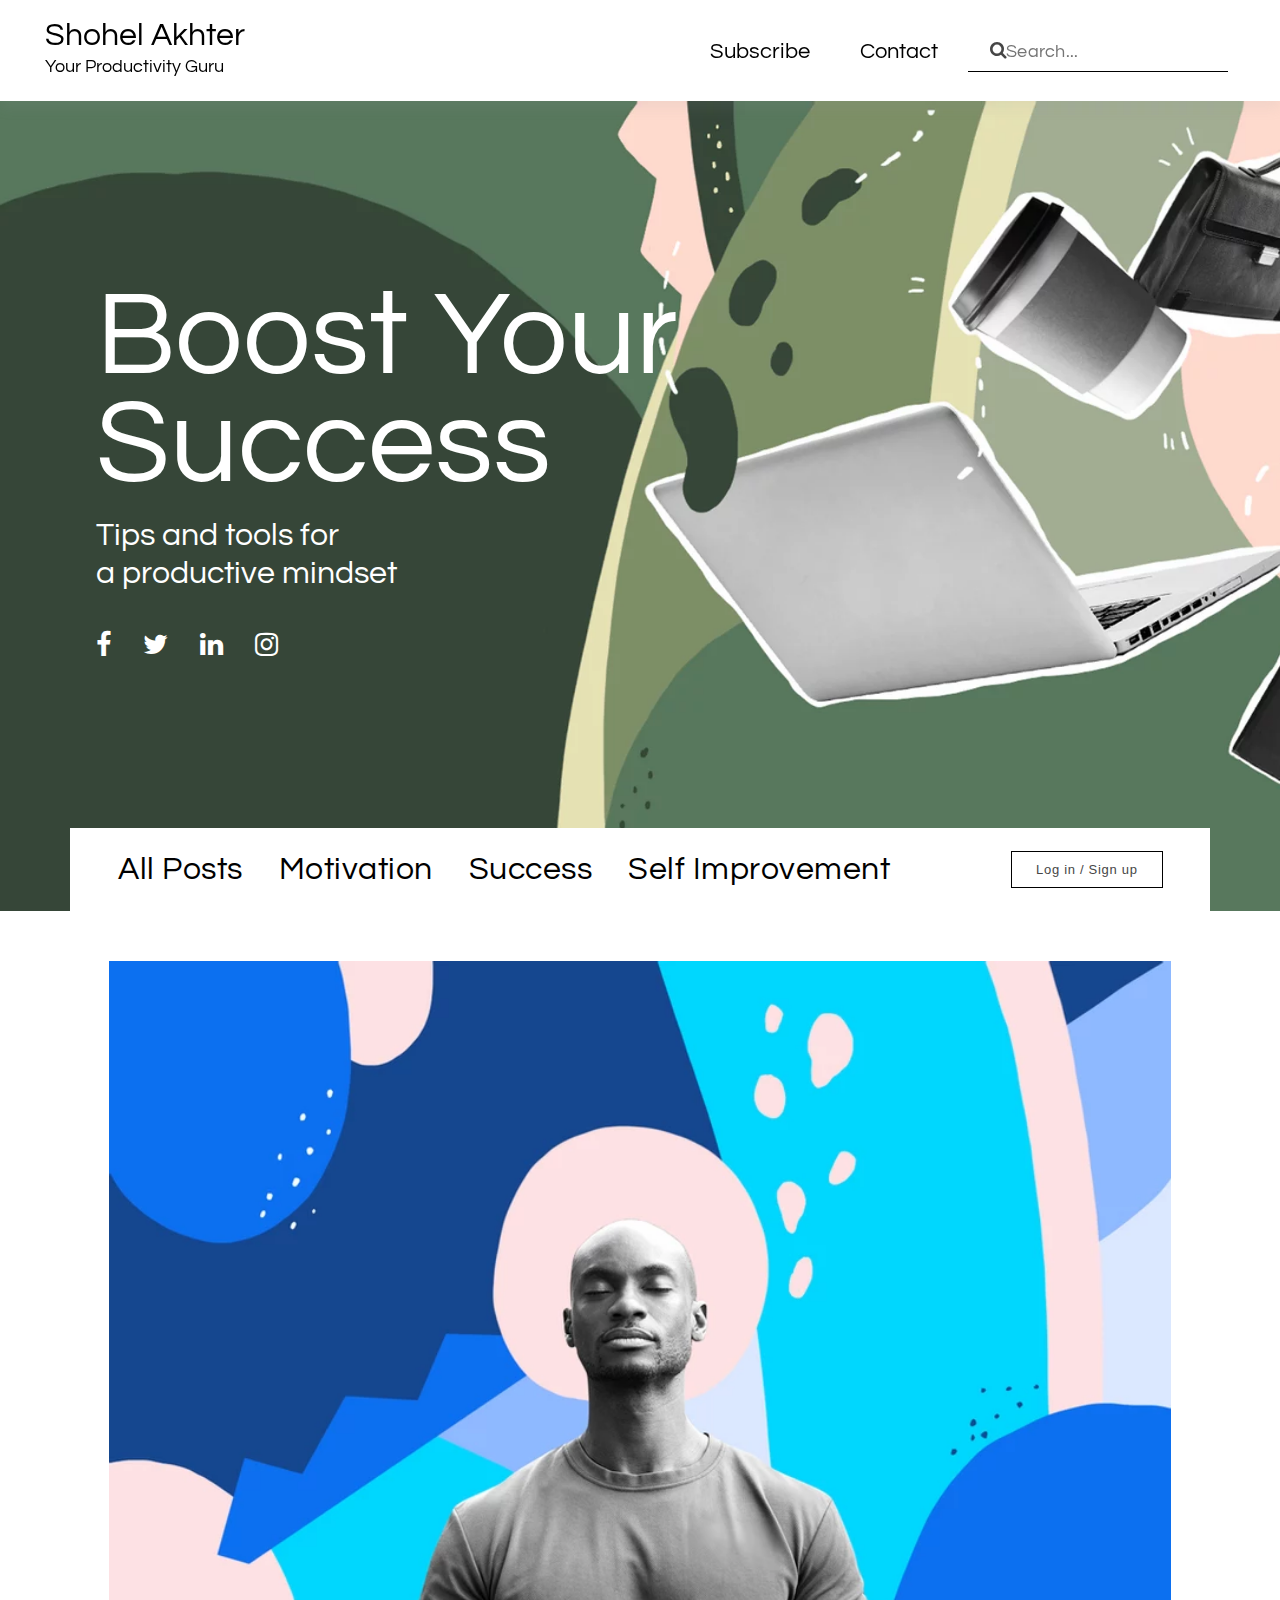
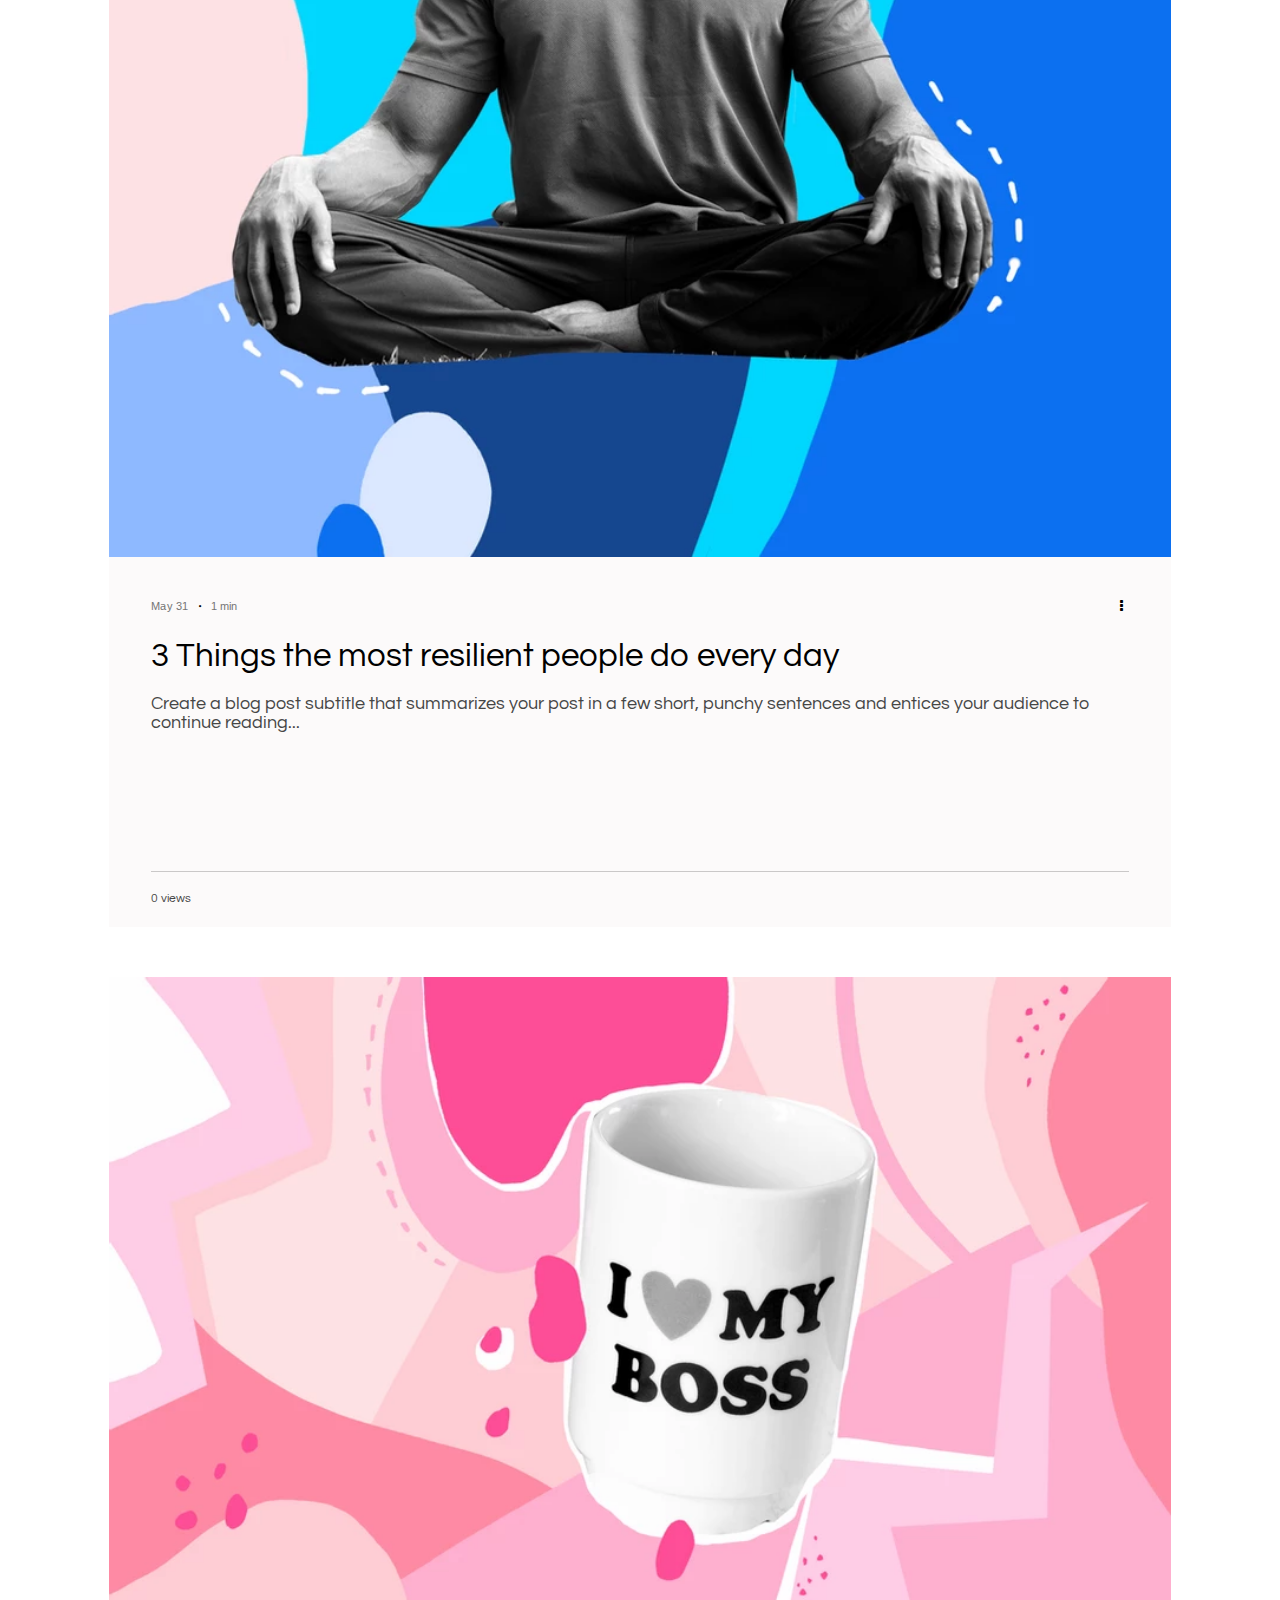
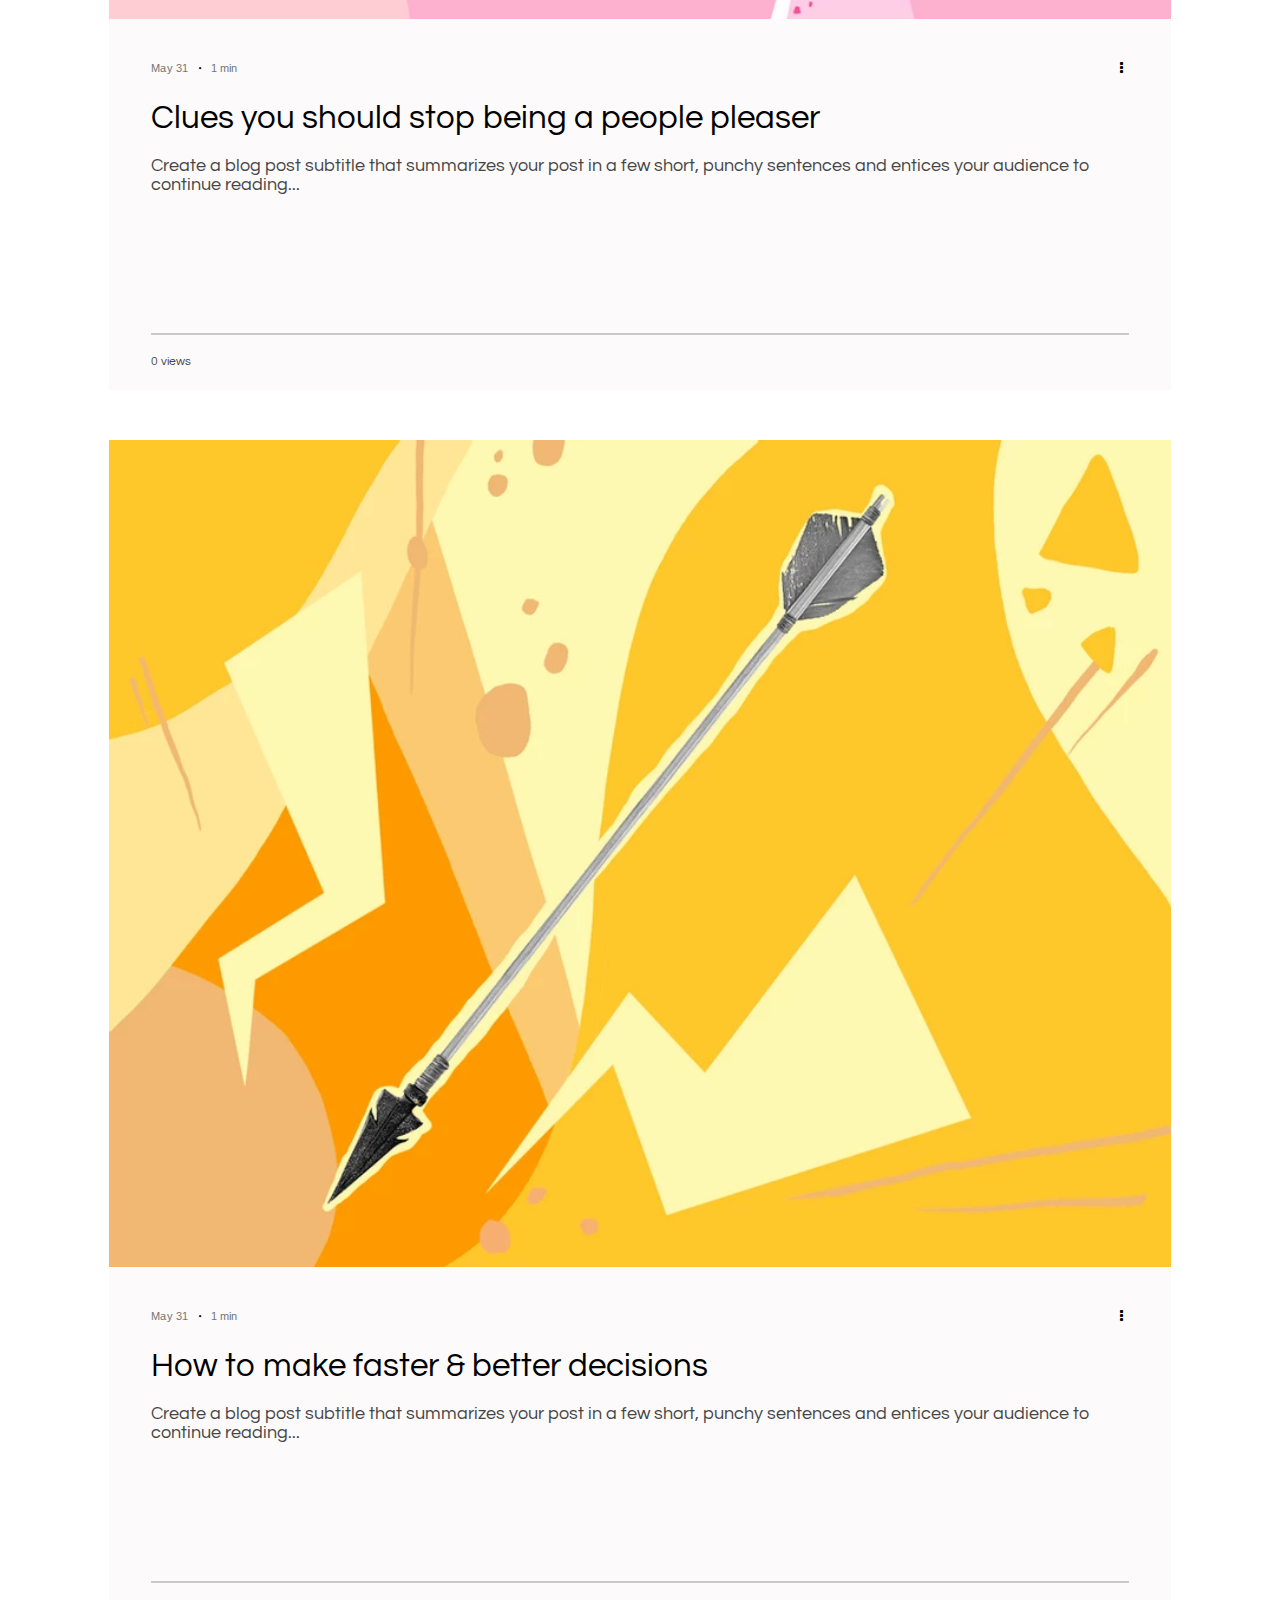
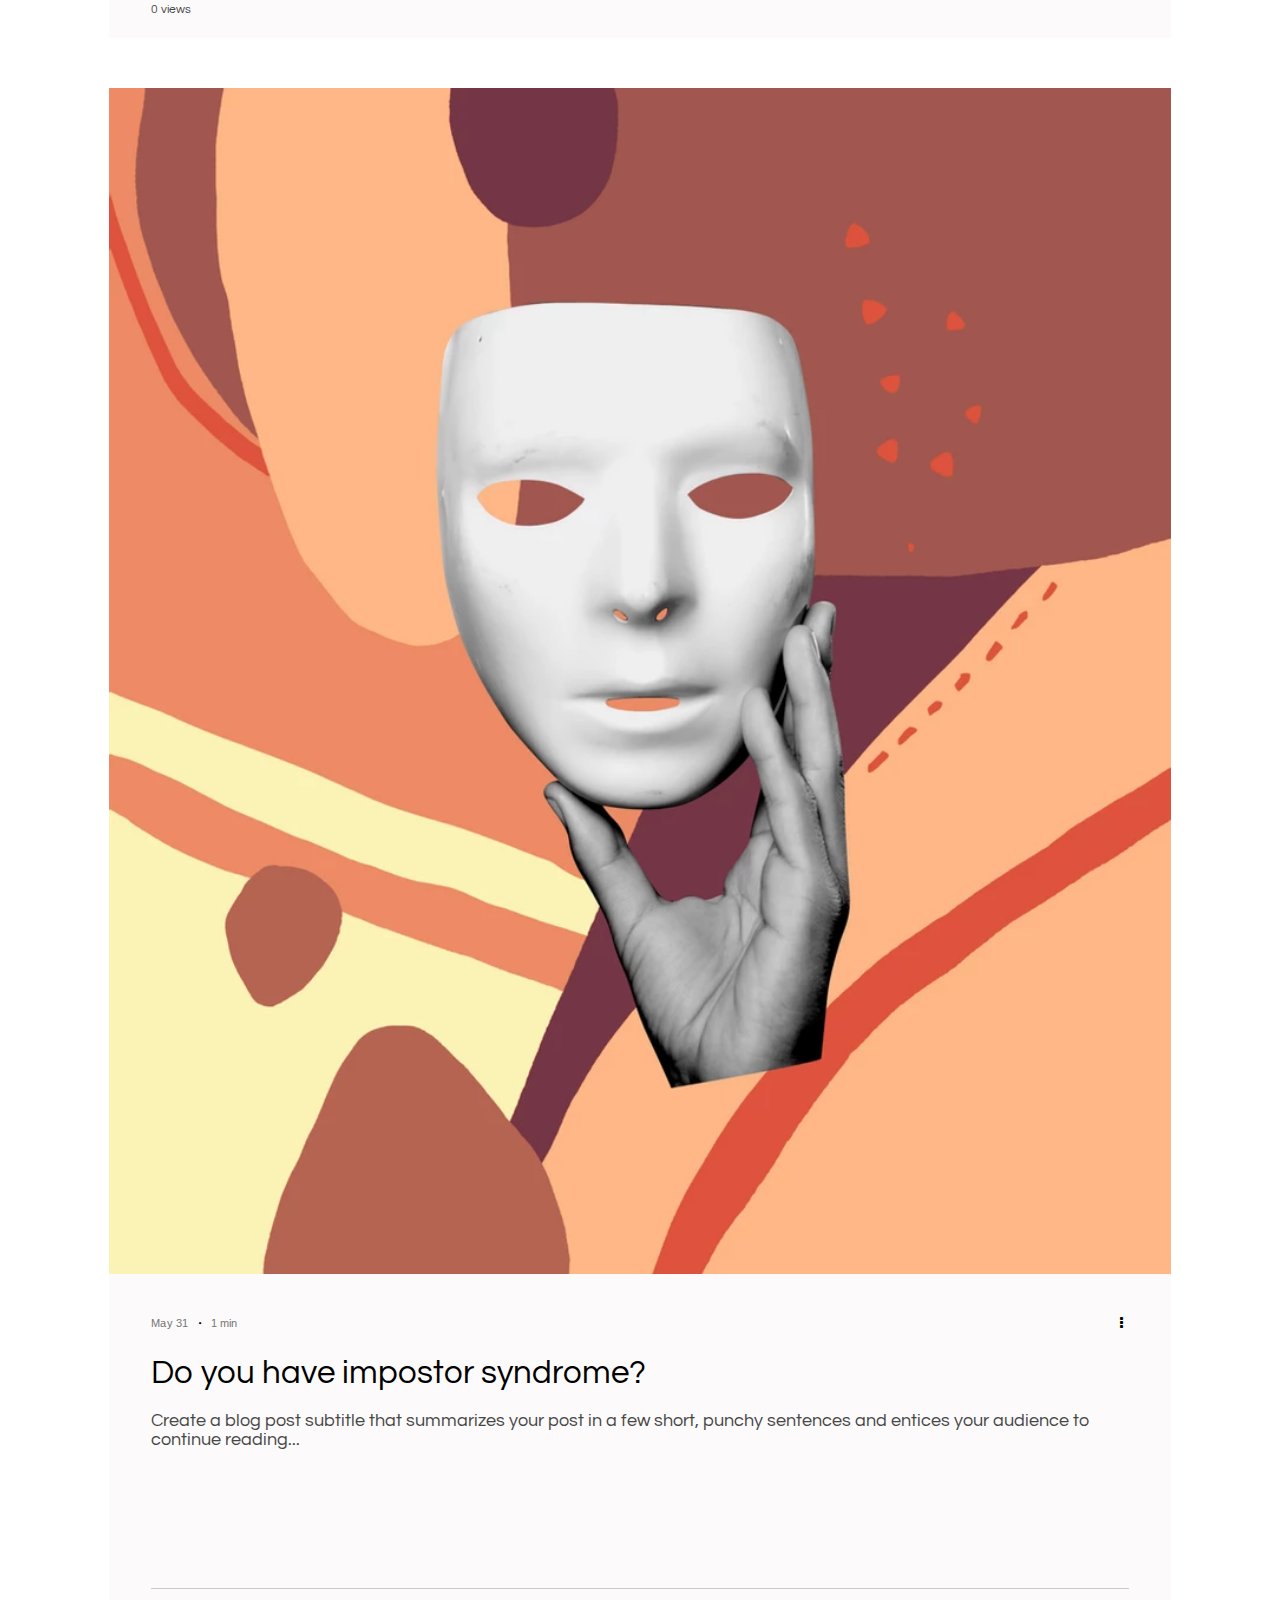
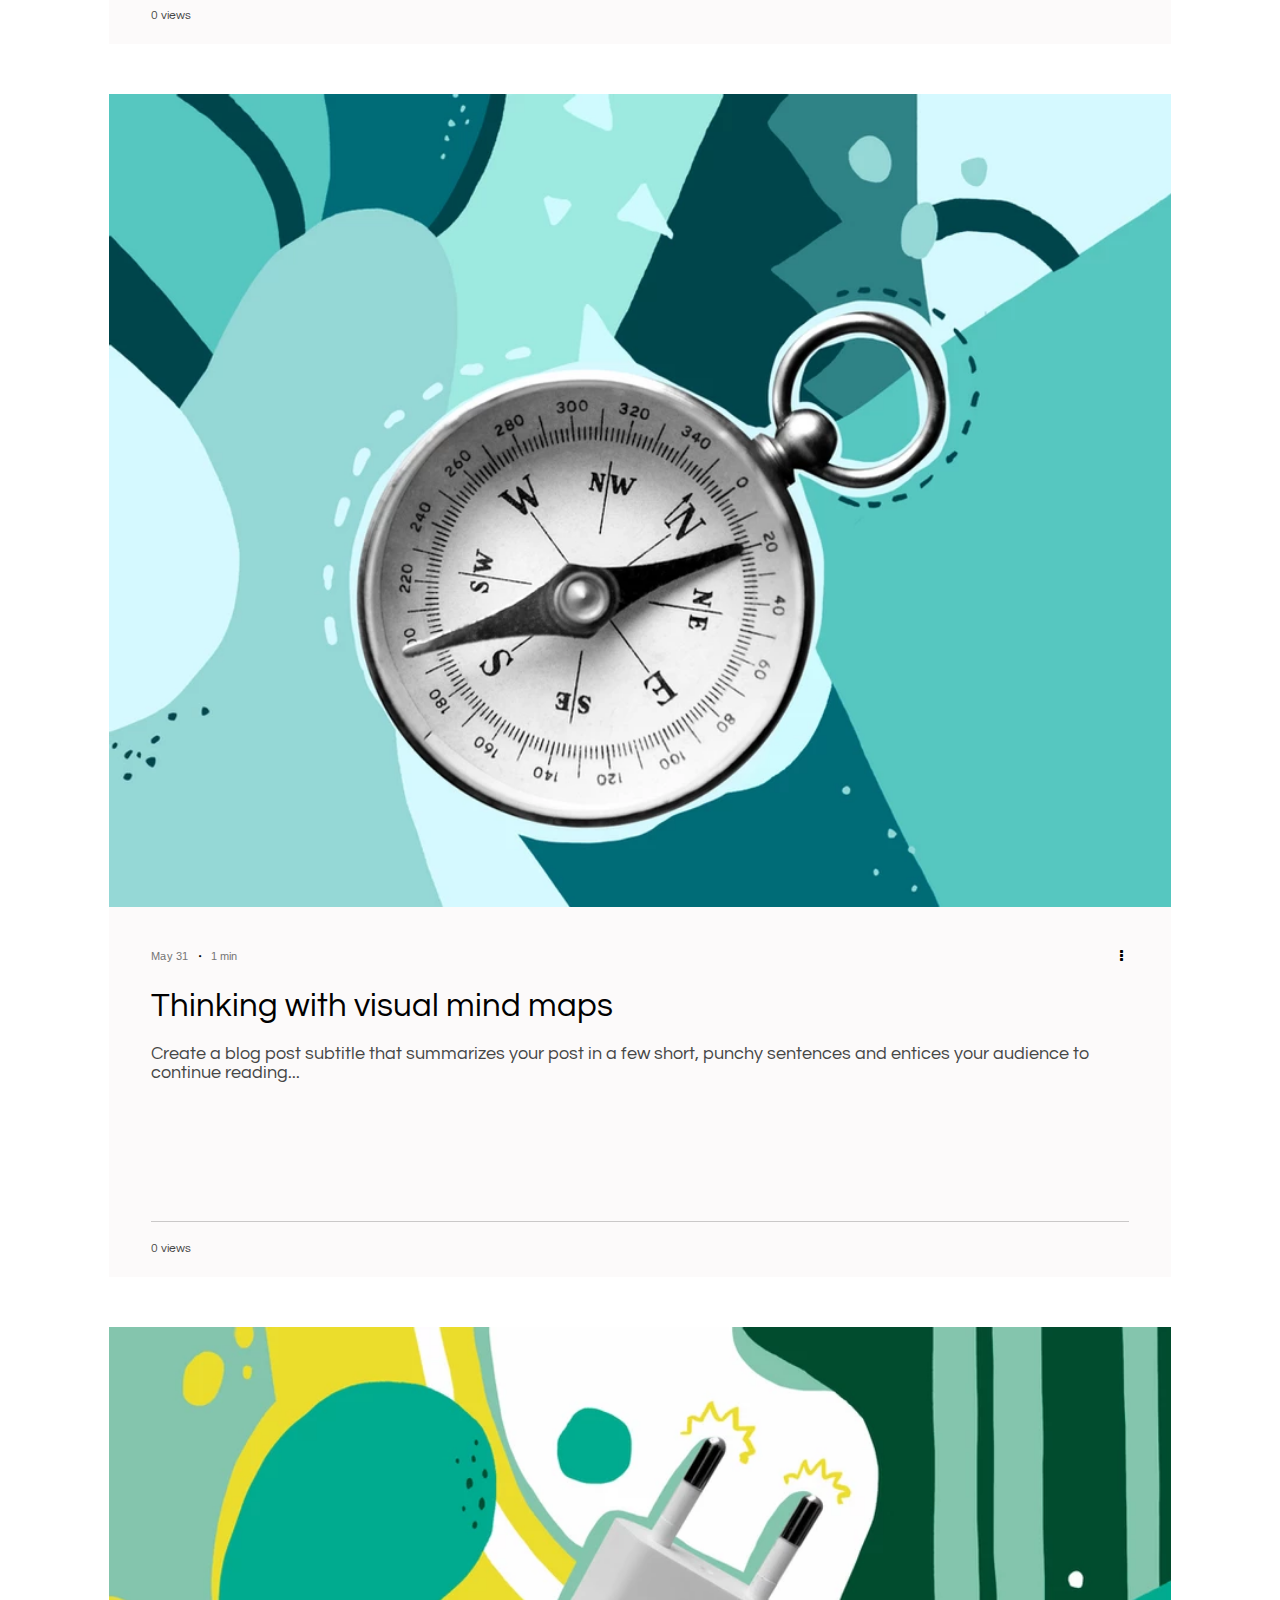
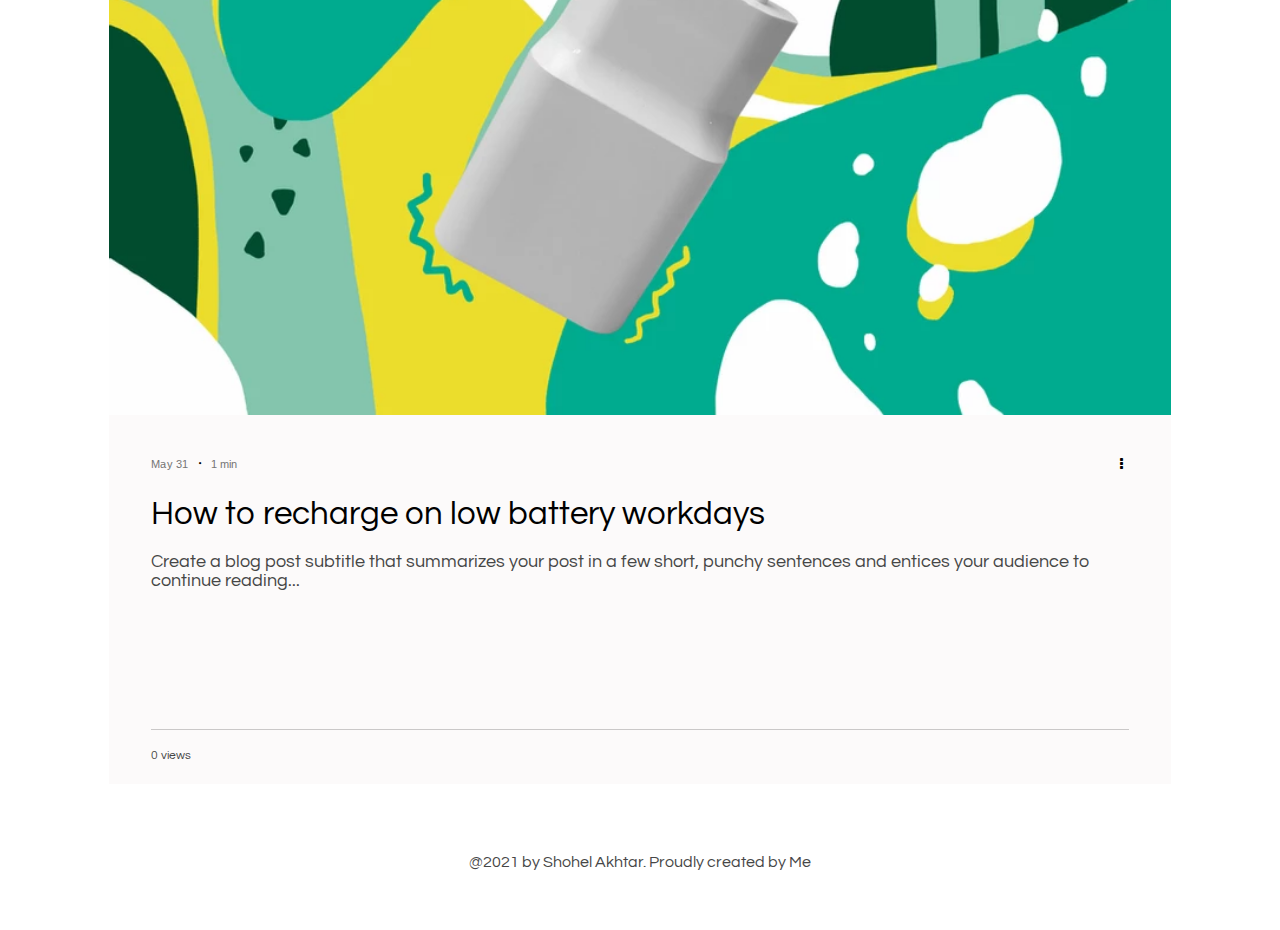
<file: A CS/index.html>
<!DOCTYPE html>
<html>
<head>
	<meta charset="utf-8">
	<title>Shohel Akhter</title>
	<link rel="stylesheet" href="style.css">
	<link rel="stylesheet" href="https://cdnjs.cloudflare.com/ajax/libs/font-awesome/4.7.0/css/font-awesome.min.css">
</head>
<body>
	<div class="main">

		<div class="main-f">
		  <div class="main-f1">
		  	<h1>Shohel Akhter</h1>
		  	<p>Your Productivity Guru</p>
		  </div>
		  <div class="main-f2">
		  	<p id="btn" onclick="show()">Subscribe</p>
		  	<p id="btn2" onclick="show2()">Contact</p>
		  	<i class="fa fa-search"></i>
		  	<input type="text" placeholder="Search...">
		  </div>
		</div>
	</div>

<div class="back">
	<div class="back-f">
	<h1>Boost Your<br> Success</h1>
	<p>Tips and tools for<br> a productive mindset</p>

	<div class="icons">
	   <i class="fa fa-facebook" onclick="window.open('https://www.facebook.com/')"></i>

	   <i class="fa fa-twitter" onclick="window.open('https://twitter.com/')"></i>

	   <i class="fa fa-linkedin" onclick="window.open('https://www.linkedin.com/')"></i>

	   <i class="fa fa-instagram" onclick="window.open('https://www.instagram.com/')"></i>
	</div> 
</div>

	<div class="last-w">
      <div class="last-f">
		<div>
		<h3 >All Posts</h3>
		<h3 onclick="window.location.href='motivation.html';">Motivation</h3>
		<h3 onclick="window.location.href='success.html';">Success</h3>
		<h3 onclick="window.location.href='self.html';">Self Improvement</h3>
	</div>
	<div>
		<button type="btn" onclick="show3()">Log in / Sign up</button>
	</div>

	</div>
</div>
</div>


 

<div class="img">
	<div class="img-w">
		<div class="one">
			<img src="three.webp" onclick="window.location.href='one.html';">
			<div class="one-f">
				<div class="one-f1">

					<p>May 31</p>
					<i class="fa fa-circle" id="dot"></i>
					<p> 1 min</p>
				</div>
				<div class="one-f2">
					<i class="fa fa-ellipsis-v" id="side"></i>
				</div>
			</div>
			<h3 onclick="window.location.href='one.html';">3 Things the most resilient people do every day</h3>

			<blockquote onclick="window.location.href='one.html';">Create a blog post subtitle that summarizes your post in a few short, punchy sentences and entices your audience to continue reading...</blockquote>

			<hr class="line">
			<h6>0 views</h6>
		</div>
	</div>
</div>
 
<div class="img">
	<div class="img-w">
		<div class="one">
			<img src="two.webp" onclick="window.location.href='two.html';">
			<div class="one-f">
				<div class="one-f1">

					<p>May 31</p>
					<i class="fa fa-circle" id="dot"></i>
					<p> 1 min</p>
				</div>
				<div class="one-f2">
					<i class="fa fa-ellipsis-v" id="side"></i>
				</div>
			</div>
			<h3 onclick="window.location.href='two.html';">Clues you should stop being a people pleaser</h3>
			<blockquote onclick="window.location.href='two.html';">Create a blog post subtitle that summarizes your post in a few short, punchy sentences and entices your audience to continue reading...</blockquote>

			<hr class="line">
			<h6>0 views</h6>
		</div>
	</div>
</div>
<div class="img">
	<div class="img-w">
		<div class="one">
			<img src="five.webp" onclick="window.location.href='three.html';">
			<div class="one-f">
				<div class="one-f1">

					<p>May 31</p>
					<i class="fa fa-circle" id="dot"></i>
					<p> 1 min</p>
				</div>
				<div class="one-f2">
					<i class="fa fa-ellipsis-v" id="side"></i>
				</div>
			</div>
			<h3 onclick="window.location.href='three.html';">How to make faster & better decisions</h3>
			<blockquote onclick="window.location.href='three.html';">Create a blog post subtitle that summarizes your post in a few short, punchy sentences and entices your audience to continue reading...</blockquote>

			<hr class="line">
			<h6>0 views</h6>
		</div>
	</div>
</div>
<div class="img">
	<div class="img-w">
		<div class="one">
			<img src="six.webp" onclick="window.location.href='five.html';">
			<div class="one-f">
				<div class="one-f1">

					<p>May 31</p>
					<i class="fa fa-circle" id="dot"></i>
					<p> 1 min</p>
				</div>
				<div class="one-f2">
					<i class="fa fa-ellipsis-v" id="side"></i>
				</div>
			</div>
			<h3 onclick="window.location.href='five.html';">Do you have impostor syndrome?</h3>
			<blockquote onclick="window.location.href='five.html';">Create a blog post subtitle that summarizes your post in a few short, punchy sentences and entices your audience to continue reading...</blockquote>

			<hr class="line5">
			<h6>0 views</h6>
		</div>
	</div>
</div>
<div class="img">
	<div class="img-w">
		<div class="one">
			<img src="four.webp" onclick="window.location.href='four.html';">
			<div class="one-f">
				<div class="one-f1">

					<p>May 31</p>
					<i class="fa fa-circle" id="dot"></i>
					<p> 1 min</p>
				</div>
				<div class="one-f2">
					<i class="fa fa-ellipsis-v" id="side"></i>
				</div>
			</div>
			<h3 onclick="window.location.href='four.html';">Thinking with visual mind maps</h3>
			<blockquote onclick="window.location.href='four.html';">Create a blog post subtitle that summarizes your post in a few short, punchy sentences and entices your audience to continue reading...</blockquote>

			<hr class="line5">
			<h6>0 views</h6>
		</div>
	</div>
</div>
<div class="img">
	<div class="img-w">
		<div class="one">
			<img src="seven.webp" onclick="window.location.href='six.html';">
			<div class="one-f">
				<div class="one-f1">

					<p>May 31</p>
					<i class="fa fa-circle" id="dot"></i>
					<p> 1 min</p>
				</div>
				<div class="one-f2">
					<i class="fa fa-ellipsis-v" id="side"></i>
				</div>
			</div>
			<h3 onclick="window.location.href='six.html';">How to recharge on low battery workdays</h3>
			<blockquote onclick="window.location.href='six.html';">Create a blog post subtitle that summarizes your post in a few short, punchy sentences and entices your audience to continue reading...</blockquote>

			<hr class="line5">
			<h6>0 views</h6>
		</div>
	</div>
</div>




<div class="foot">
	<p>@2021 by Shohel Akhtar. Proudly created by Me</p>
</div>








<div class="sub" id="Subscribe">
	<div class="sub-w">
		<div class="sub-c">
			<img src="cross.png" onclick="hide()">
		<h1>Subscribe</h1>
		<p>The best decision you’ll make today.</p>
		<blockquote>Email *</blockquote>
		<input type="text"><br>
		<button type="btn" onclick="myFunction()">Submit</button>
		<h6 id="demo"></h6>
	</div>
	</div>
</div>


<div class="con" id="Contact">
	<div class="con-w">

		<div class="con-c">
			<img src="cross.png" onclick="hide2()">
		<h1>Contact</h1>
       <div class="con-8">
		<div class="con-f">
			<div>
			<p>First Name</p>
			<input type="text">
		</div>
		<div>
			<p>Last Name</p>
			<input type="text">
		</div>
		</div>
		<div class="con-f">
			<div>
			<p>Email *</p>
			<input type="text">
		</div>
		<div>
			<p>Subject</p>
			<input type="text">
		</div>
		</div>

		<p>Leave me a message...</p> 
		<textarea></textarea>
		<br>
		 
		<button type="btn" onclick="myFunction2()">Submit</button>
		<h6 id="demo2"></h6>
	</div>
</div>
	</div>
</div>



<div class="log" id="login">
	<div class="log-img">
	<i class="fa fa-times" id="cross" onclick="hide3()"></i>
	<div class="log-w">

		<div class="log-f">
			<div>
			<i class="fa fa-user-plus"></i>

			</div>
			<div>
				<h5>Demo Mode</h5>
			</div>
		</div>
		<p>To make this blog yours, start editing this template.</p>

		<div class="log-f2">
			<div>
				<button type="btn" id="btn1a" onclick="hide3()">Close</button>
			</div>
			<div>
				<button type="btn" id="btn2a" onclick="hide3()">Got It</button>
			</div>
		</div>

	</div>
</div>









<script type="text/javascript">
	
var btn = document.getElementById('btn');
var btn2 = document.getElementById('btn2');
var sub = document.getElementById('Subscribe');
var con = document.getElementById('Contact');
var log = document.getElementById('login');


function hide(){
	sub.style.display = "none"; 
}
function hide2(){ 
	con.style.display = "none";
}
function hide3(){ 
	log.style.display = "none";
}
function show(){
	sub.style.display = "block";
}
function show2(){
	con.style.display = "block";
}
function show3(){
	log.style.display = "block";
}



function myFunction() {
  document.getElementById("demo").innerHTML = "Thanks for Submitting!!";
};


function hideDiv2(){
	document.getElementById('demo').style.visibility = "hidden";
}
setTimeout("hideDiv2()", 5000);


function myFunction2() {
  document.getElementById("demo2").innerHTML = "Thanks for Submitting!!";
};


function hideDiv(){
	document.getElementById('demo2').style.visibility = "hidden";
}
setTimeout("hideDiv()", 5000);






 



</script>




</body>
</html>
</file>
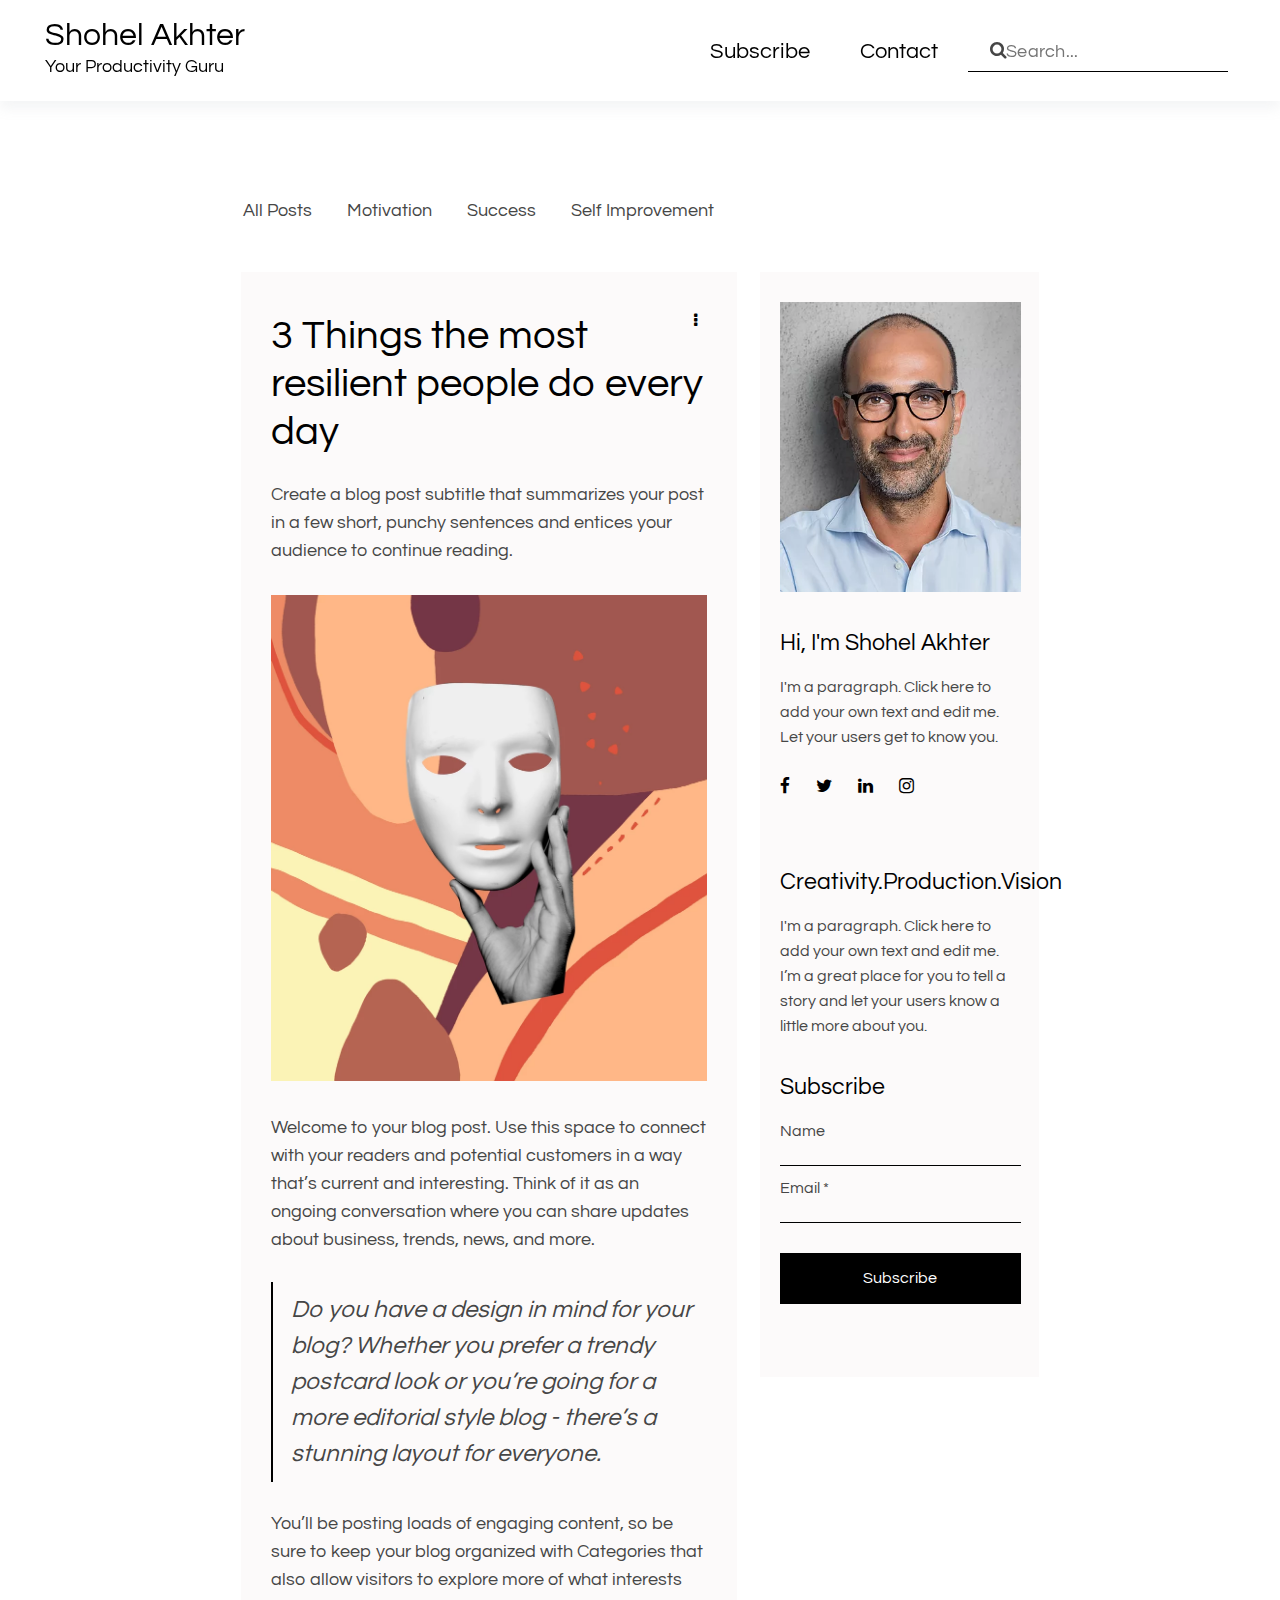
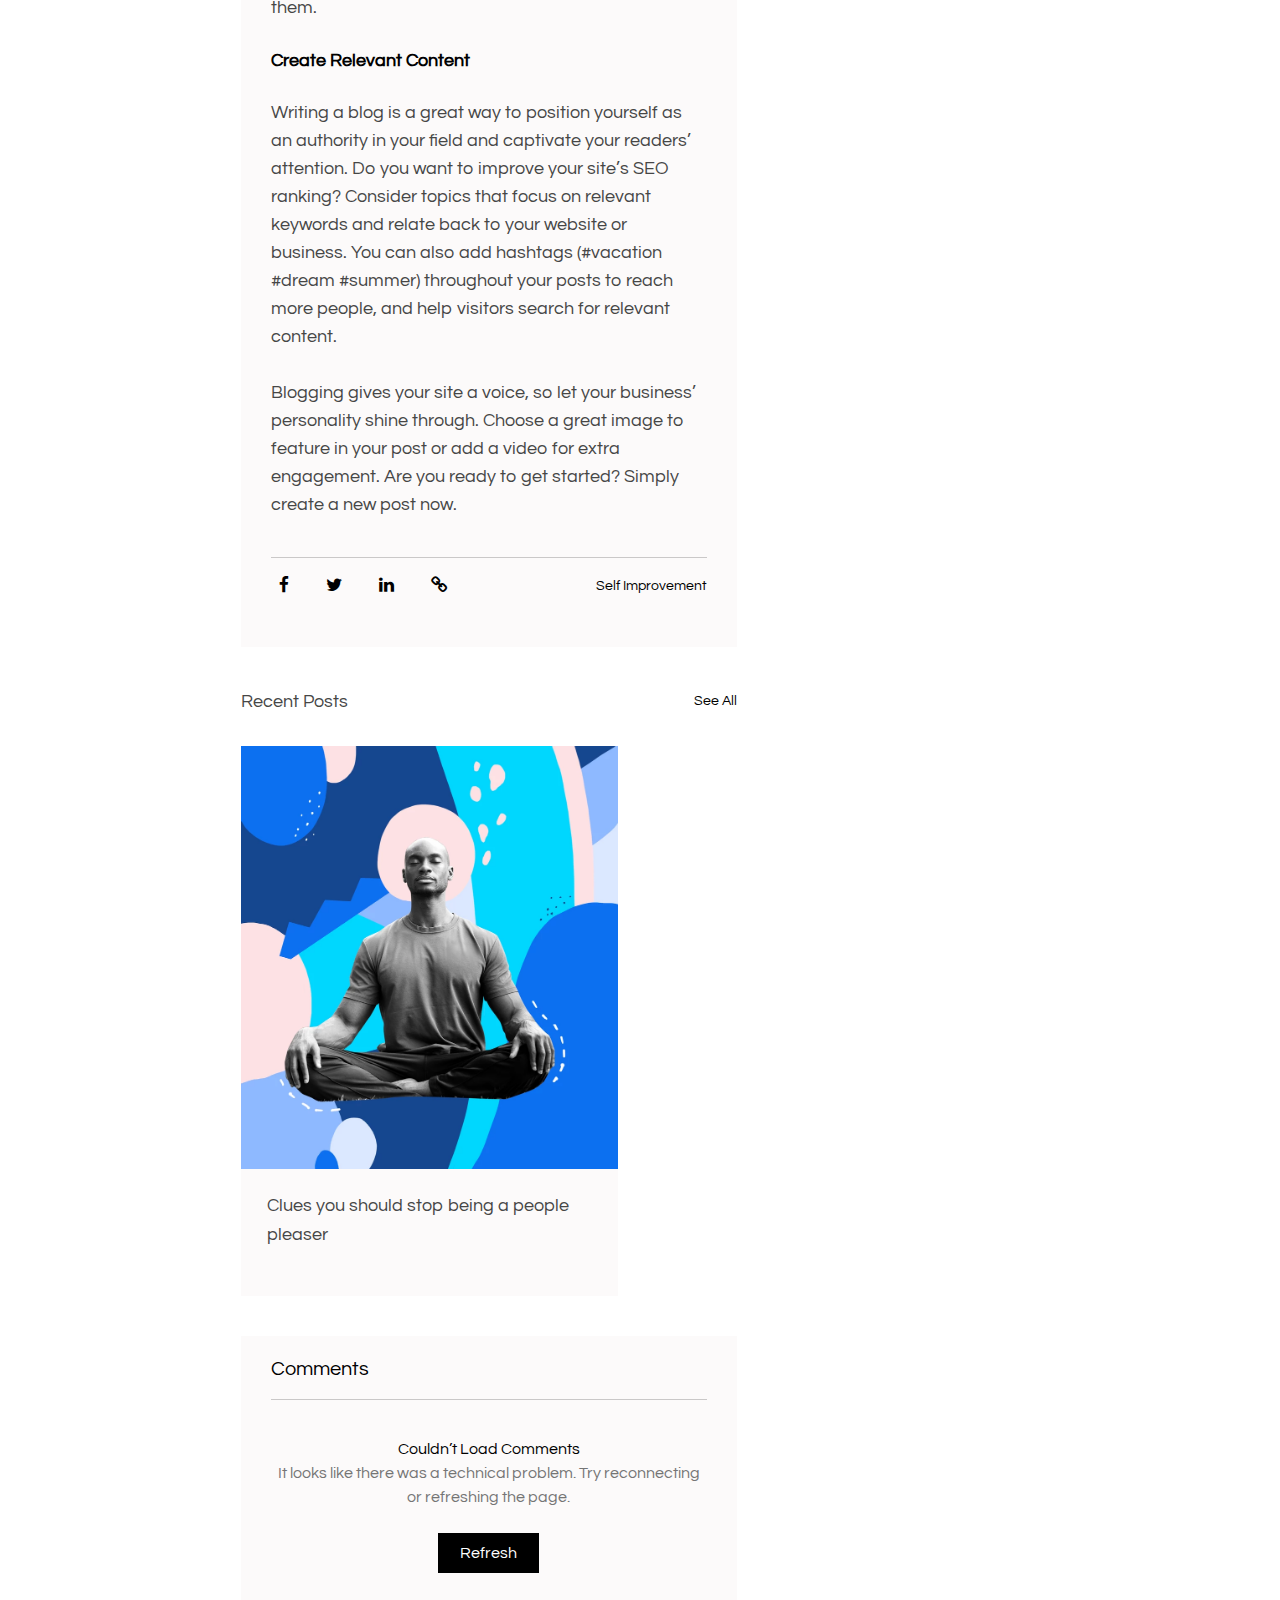
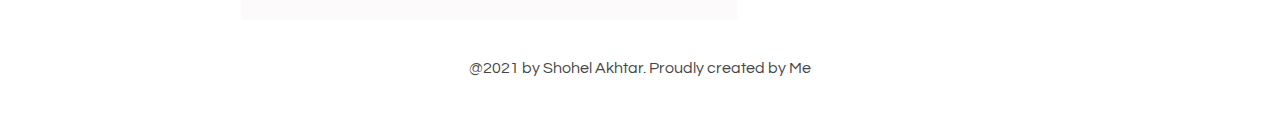
<file: A CS/five.html>
<!DOCTYPE html>
<html>
<head>
	<meta charset="utf-8">
	<title>Five</title>
	<link rel="stylesheet" href="style.css">
	<link rel="stylesheet" href="https://cdnjs.cloudflare.com/ajax/libs/font-awesome/4.7.0/css/font-awesome.min.css">
	<style>
	.four-w{
		height: auto;
		width: 100%;
	}
		.four{
			display: flex;
			justify-content: flex-start;
			align-items: center;
			width: 62%;
			margin-right: auto;
			margin-left: auto;
			margin-top: 100px;
			margin-bottom: 52px;
		}
		.four h3{
			font-size: 18px;
			font-weight: 400;
			color: #464646; 
			cursor: pointer;
			margin-right: 35px;
		}
		.work{
			width: 100%; 
			height: auto;
		}
		.work-f{
			display: flex;
			justify-content: center; 
			width: 62.3%;
			margin: auto;
		}
		.work-f1{
			width: 65%;
 			margin-right: 23px; 
			position: relative;
		}
		.work-f1a{
			width: 100%;
			background-color: #FCFAFA;
			padding: 40px 30px;
		}
		
		.work-f1a img{
			width: 100%;
			cursor: pointer;
			padding-top: 30px;
			padding-bottom: 30px;
		}
		       
		.work-f1a h2{
			font-size: 40px;
			font-weight: 400; 
			padding-bottom: 25px;
			line-height: 48px;
		}
		.work-f1a p{
			font-size: 18px;
			font-weight: 400;
			color: #464646;
			line-height: 28px; 
		}
		.work-f1a h3{
			font-style: italic;
			font-size: 24px;
			font-weight: 400;
			line-height: 36px;
			border-left: 2px solid #000;
			padding-left: 18px;
			padding-top: 10px;
			padding-bottom: 10px;
			margin: 28px 0px;
			color: #464646;
		}
		.work-f1a blockquote{
			font-size: 18px;
			font-weight: 700;
			margin-top: 25px;
			margin-bottom: 25px;
			line-height: 27px;
		}
		#second{
			padding-bottom: 28px;
		}
		.work-fs{
			display: flex;
			justify-content: space-between;
			align-items: center;
			padding-bottom: 10px;
		}
		.work-fs i{
			font-size: 17.5px;
			font-weight: 400;
			margin-right: 26px;
			margin-left: 8px;
		}
		.work-fs i:hover{
			color: #116dff;
			cursor: pointer;
		}
		.work-fs h6{
			font-size: 14px;
			line-height: 21px;
			font-weight: 400;
			cursor: pointer;
		}
		.rec-f{
			margin-top: 40px;
			display: flex;
			justify-content: space-between;
			align-items: center;
			margin-bottom: 30px;
		}
		.rec-f h3{
			font-size: 18px;
			font-weight: 400;
			line-height: 29px;
			color: #464646;
		}
		.rec-f h5{
			font-size: 14px;
			font-weight: 400;
			line-height: 29px;
			cursor: pointer;
		}
		.rec-f2{
			width: 76%;
			margin-right: auto;
			background-color: #FCFAFA;
		}
		.rec-f2 h4{
			font-size: 18px;
			font-weight: 400;
			line-height: 29px;
			color: #464646;
			padding-top: 19px;
			padding-left: 26px;
			cursor: pointer;
			padding-bottom: 47px;
		}
		.com{
			width: 100%;
			background-color: #FCFAFA;
			padding: 19px 30px 30px 30px;
			text-align: center;
			margin-top: 40px;
			margin-bottom: 20px;
		}
		.com h4{
			font-size: 20px;
			font-weight: 400;
			text-align: left;
			line-height: 28px;
			padding-bottom: 6px;
		}
		.com p{
      font-size: 16px;
      font-weight: 400;
      line-height: 24px; 
      padding-top: 19px;
		}
		.com blockquote{
       font-size: 16px;
      font-weight: 400;
      line-height: 24px; 
      color: #757575;
      padding-bottom: 12px;
		}
		.com button{
			border: none;
			background-color: #000;
			color: #fff; 
			font-size: 16px;
			font-weight: 400;
			padding: 12px 22px;
			margin-top: 12px;
			margin-bottom: 17.5px;
			cursor: pointer;
			transition: 0.3s;
		}
		.com button:hover{
			opacity: 0.7;
		}
		.work-f2{ 
			width: 35%;
			height: 100%;
			background-color: #FCFAFA; 
			padding: 30px 18px 20px 20px;
		}
		.work-f2 img{
			width: 100%;
		}
		.work-f2 h2{
			padding-top: 36px;
			padding-bottom: 10px;
			font-size: 23px;
			font-weight: 400;
		}
		.work-f2 p{
			padding-top: 10px; 
			font-size: 16px;
			font-weight: 400;
			line-height: 25px;
			color: #464646;
		}
		.right{
			margin-top: 28px;
			margin-bottom: 38px;
		}
		.right i{
			font-size: 17.5px;
			font-weight: 400;
			margin-right: 23px; 
		}
		.right i:hover{
			color: #116dff;
			cursor: pointer;
		}
		.work-f2 input{
			border-top: none;
			border-right: none;
			border-left: none;
			width: 100%;
			font-size: 18px;
			outline: none;  
			padding-bottom: 2px;
			border-bottom: 1px solid #000;
			background-color: transparent;
		}
		.work-f2 input:hover{
			padding-bottom: 1px;
			border-bottom: 2px solid #000;
		}
		.work-f2 button{
			width: 100%;
			padding: 17.5px 20px;
			text-align: center;
			background-color: #000;
			color: #fff;
			font-size: 16px;
			font-weight: 400;
			border: none;
			outline: none;
			margin-top: 30px;
			margin-bottom: 53px;
			transition: 0.3s;
			cursor: pointer;
		}
		.work-f2 button:hover{
			background-color: transparent;
			color: #000;
		}
		#top{
			position: absolute;
			top: 40px;
			right: 40px;
		}
		.rec img{
			width: 100%;
			cursor: pointer; 
		}
		.line2{
	width: 100%;
	margin-left: auto;
	margin-right: auto;
	border: none;
	height: 0.5px;
	margin-bottom: 18px;
	margin-top: 10px;
	background-color: #CAC8C8; 
}
.hidden{
	position: relative;
}
.hidden strong{
	position: absolute;
	top: 10px;
	left: 10px;
	font-size: 11px;
	letter-spacing: 0.3px;
	background-color: red;
	padding: 0px 5px 5px 5px;
	border-radius: 4px;
	cursor: pointer;
	color: #fff;
	display: none;
}
.hidden strong i{
	font-size: 15px;
	padding-top: 4px;
	padding-right: 3.5px;
}
#sink2{
	position: absolute;
	top: 10px;
	right: 10px;
	background-color: #fff;
	color: #000;
	padding: 8px;
	border-radius: 50%;
	font-size: 12px;
	cursor: pointer;
	font-weight: lighter; 
	display: none;
}
.hidden:hover #sink2{
  display: block;
}
.hidden:hover strong{
  display: block;
} 
.pic{
	width: 100%;
	height: 100vh;
	background-color: #fff;
	position: fixed; 
	top: 0%;
	display: none;
}
.pic-f{
	display: flex;
	justify-content: space-between;
	align-items: center;
	position: relative;
}
.pic-f1 i{
	font-size: 30px; 
	cursor: pointer;
	position: absolute;
	top: 18px;
	left: 44px;
}
.pic-f2 img{
	width: 30px; 
	cursor: pointer; 
	position: absolute;
	top: 18px;
	right: 44px;
}
.pic-img img{
	width: 26%; 
	height: 60%;
	position: absolute;
	top: 50%;
	left: 50%;
	transform: translate(-50%, -50%);
}










@media(max-width:1100px){
.work-f{  
			width: 89%; 
		}
		.work-f1{
			width: 100%;
 			margin-right: 23px; 
			position: relative;
		}
		.work-f1a{
			width: 100%;
			background-color: #FCFAFA;
			padding: 40px 30px;
		}
		.four{ 
			width: 89%; 
		}
}

@media(max-width:900px){
	.work-f{  
			width: 89%;
			display: block; 
		}
		.work-f2{ 
			width: 50%; 
			margin-bottom: 30px;
		}
}

@media(max-width: 710px){
		.four h3{
			font-size: 15px; 
			margin-right: 15px;
		}
		.work-f1a h2{
			font-size: 22px; 
			line-height: 29px;
		}
		.work-f1a p{
			font-size: 16px; 
			line-height: 22px; 
		}
		.work-f1a h3{ 
			font-size: 20px; 
			line-height: 26px;
			border-left: 2px solid #000; 
		}
		.work-f1a blockquote{
			font-size: 16px; 
			line-height: 22px;
		}
		#top{
			position: absolute;
			top: 45px;
			right: 20px;
		}
		.work-fs i{
			font-size: 15px; 
			margin-right: 10px;
			margin-left: 4px;
		}
		.work-f2{ 
			width: 100%; 
		} 
		.work-f2 h2{ 
			font-size: 20px; 
		}
		.work-f2 p{  
			font-size: 15px; 
			line-height: 22px; 
		}
		.right{
			margin-top: 25px;
			margin-bottom: 25px;
		}
		.right i{
			font-size: 15px; 
			margin-right: 15px; 
		} 
		.work-f2 input{ 
			font-size: 15px; 
		}
}








	</style>
</head>
<body>
	<div class="main">

		<div class="main-f">
		  <div class="main-f1">
		  	<h1 onclick="window.location.href='index.html';">Shohel Akhter</h1>
		  	<p onclick="window.location.href='index.html';">Your Productivity Guru</p>
		  </div>
		  <div class="main-f2">
		  	<p id="btn" onclick="show()">Subscribe</p>
		  	<p id="btn2" onclick="show2()">Contact</p>
		  	<i class="fa fa-search"></i>
		  	<input type="text" placeholder="Search...">
		  </div>
		</div>

 </div>

<div class="four-w">
<div class="four">
	<h3 onclick="window.location.href='index.html';">All Posts</h3>
	<h3 onclick="window.location.href='motivation.html';">Motivation</h3>
	<h3 onclick="window.location.href='success.html';">Success</h3>
	<h3 onclick="window.location.href='self.html';">Self Improvement</h3>
</div>
</div>

<div class="work">
	<div class="work-f">

		<div class="work-f1">

			<div class="work-f1a">
			<h2>3 Things the most resilient people do every day</h2>
			<i class="fa fa-ellipsis-v" id="top"></i>

			<p>Create a blog post subtitle that summarizes your post in a few short, punchy sentences and entices your audience to continue reading.</p>
      
      <div class="hidden">
		<img src="six.webp" onclick="show4()">  
			<strong id="sink"><i class="fa fa-pinterest"></i> Save</strong>
    <h5 id="sink2"><i class="fa fa-expand" onclick="show4()"></i></h5>
		</div>

			<p>Welcome to your blog post. Use this space to connect with your readers and potential customers in a way that’s current and interesting. Think of it as an ongoing conversation where you can share updates about business, trends, news, and more. </p>
			<h3>Do you have a design in mind for your blog? Whether you prefer a trendy postcard look or you’re going for a more editorial style blog - there’s a stunning layout for everyone.</h3>
			<p>You’ll be posting loads of engaging content, so be sure to keep your blog organized with Categories that also allow visitors to explore more of what interests them.</p>
			<blockquote>Create Relevant Content</blockquote>
			<p id="second">Writing a blog is a great way to position yourself as an authority in your field and captivate your readers’ attention. Do you want to improve your site’s SEO ranking? Consider topics that focus on relevant keywords and relate back to your website or business. You can also add hashtags (#vacation #dream #summer) throughout your posts to reach more people, and help visitors search for relevant content.</p>
			<p id="second">Blogging gives your site a voice, so let your business’ personality shine through. Choose a great image to feature in your post or add a video for extra engagement. Are you ready to get started? Simply create a new post now.</p>

			<hr class="line2">

<div class="work-fs">
	<div>
		<i class="fa fa-facebook" onclick="window.open('https://www.facebook.com/')"></i>

	   <i class="fa fa-twitter" onclick="window.open('https://twitter.com/')"></i>

	   <i class="fa fa-linkedin" onclick="window.open('https://www.linkedin.com/')"></i>
      
     <i class="fa fa-link" onclick="window.open('https://www.linkedin.com/')"></i>

	</div>
	<div>
		<h6 onclick="window.location.href='self.html';">Self Improvement</h6>
	</div>
</div>
</div>

<div class="rec">

	<div class="rec-f">
		<div>
		<h3>Recent Posts</h3>
	</div>
		<div>
			<h5 onclick="window.location.href='index.html';">See All</h5>
		</div>
	</div>
	<div class="rec-f2">
<img src="three.webp" onclick="window.location.href='three.html';">
<h4 onclick="window.location.href='three.html';">Clues you should stop being a people pleaser</h4>
</div>
</div>


<div class="com">
	<h4>Comments</h4>
	<hr class="line2">
	<p>Couldn’t Load Comments</p>
	<blockquote>It looks like there was a technical problem. Try reconnecting or refreshing the page.</blockquote>
	<button type="btn">Refresh</button>
</div>

		</div>






		<div class="work-f2">
			<img src="man.webp">

			<h2>Hi, I'm Shohel Akhter</h2>

			<p>I'm a paragraph. Click here to add your own text and edit me. Let your users get to know you.</p>

<div class="right">
		<i class="fa fa-facebook" onclick="window.open('https://www.facebook.com/')"></i>

	   <i class="fa fa-twitter" onclick="window.open('https://twitter.com/')"></i>

	   <i class="fa fa-linkedin" onclick="window.open('https://www.linkedin.com/')"></i>
      
     <i class="fa fa-instagram" onclick="window.open('https://www.instagram.com/')"></i>

	</div>
<h2>Creativity.Production.Vision</h2>

<p>I'm a paragraph. Click here to add your own text and edit me. I’m a great place for you to tell a story and let your users know a little more about you.</p>

<h2>Subscribe</h2>
<p>Name</p>
<input type="text" name="">
<p>Email *</p>
<input type="text" name="">
<br>
<button  >Subscribe</button>
		</div> 


	</div>
</div>



















<div class="foot">
	<p>@2021 by Shohel Akhtar. Proudly created by Me</p>
</div>





<div class="sub" id="Subscribe">
	<div class="sub-w">
		<div class="sub-c">
			<img src="cross.png" onclick="hide()">
		<h1>Subscribe</h1>
		<p>The best decision you’ll make today.</p>
		<blockquote>Email *</blockquote>
		<input type="text"><br>
		<button type="btn" onclick="myFunction()">Submit</button>
		<h6 id="demo"></h6>
	</div>
	</div>
</div>


<div class="con" id="Contact">
	<div class="con-w">

		<div class="con-c">
			<img src="cross.png" onclick="hide2()">
		<h1>Contact</h1>
       <div class="con-8">
		<div class="con-f">
			<div>
			<p>First Name</p>
			<input type="text">
		</div>
		<div>
			<p>Last Name</p>
			<input type="text">
		</div>
		</div>
		<div class="con-f">
			<div>
			<p>Email *</p>
			<input type="text">
		</div>
		<div>
			<p>Subject</p>
			<input type="text">
		</div>
		</div>

		<p>Leave me a message...</p> 
		<textarea></textarea>
		<br>
		 
		<button type="btn" onclick="myFunction2()">Submit</button>
		<h6 id="demo2"></h6>
	</div>
</div>
	</div>
</div>





<div class="pic" id="pic">
	<div class="pic-f">

		<div class="pic-f1">
			<i class="fa fa-expand"></i>
		</div>
		<div class="pic-f2">
			<img src="cross.png" onclick="hide4()">
		</div>
	</div>
<div class="pic-img">
	<img src="six.webp">
</div>
</div>





<script type="text/javascript">
	
var btn = document.getElementById('btn');
var btn2 = document.getElementById('btn2');
var sub = document.getElementById('Subscribe');
var con = document.getElementById('Contact'); 
var pic = document.getElementById('pic');


function hide(){
	sub.style.display = "none"; 
}
function hide2(){ 
	con.style.display = "none";
} 
function hide4(){
	pic.style.display = "none"; 
}


function show(){
	sub.style.display = "block";
}
function show2(){
	con.style.display = "block";
}
function show4(){
	pic.style.display = "block";
}



function myFunction() {
  document.getElementById("demo").innerHTML = "Thanks for Submitting!!";
};


function hideDiv(){
	document.getElementById('demo').style.visibility = "hidden";
}
setTimeout("hideDiv()", 7000);


function myFunction2() {
  document.getElementById("demo2").innerHTML = "Thanks for Submitting!!";
};


function hideDiv(){
	document.getElementById('demo2').style.visibility = "hidden";
}
setTimeout("hideDiv()", 7000);



</script>




</body>
</html>
</file>
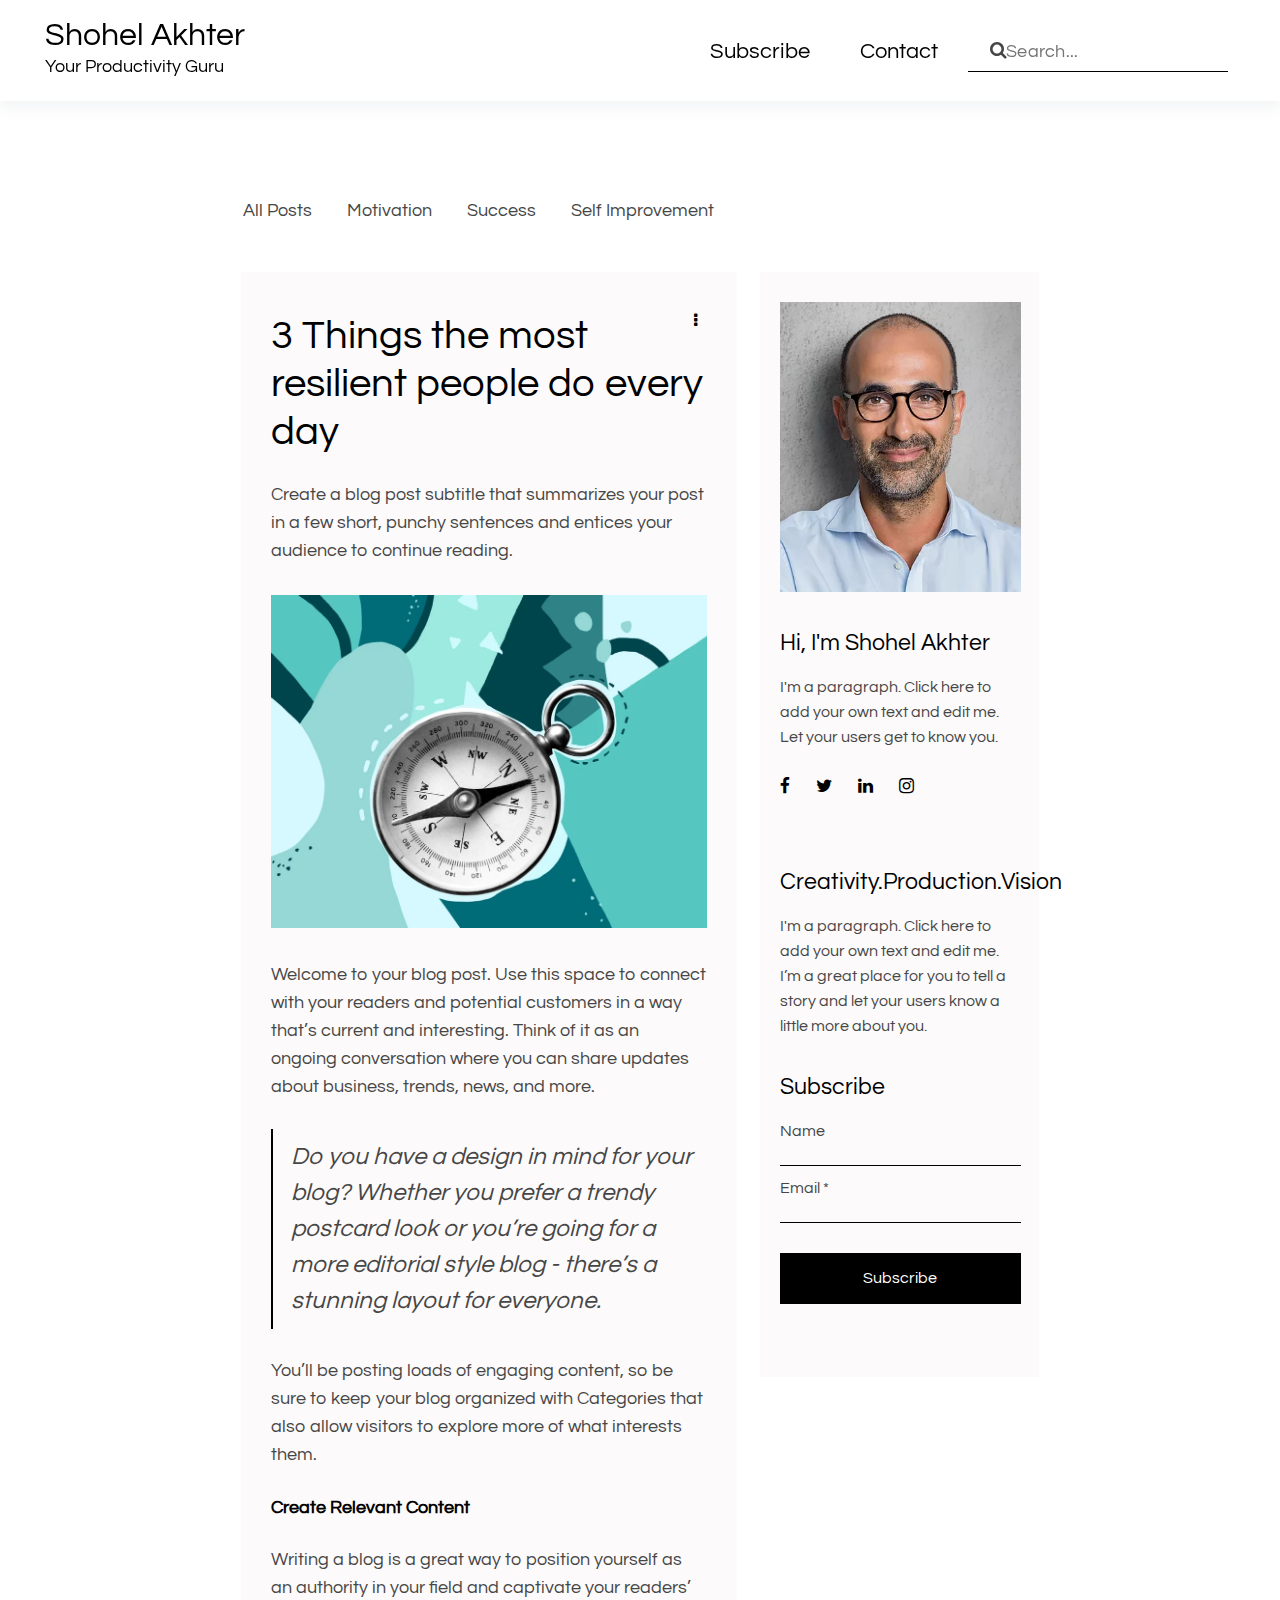
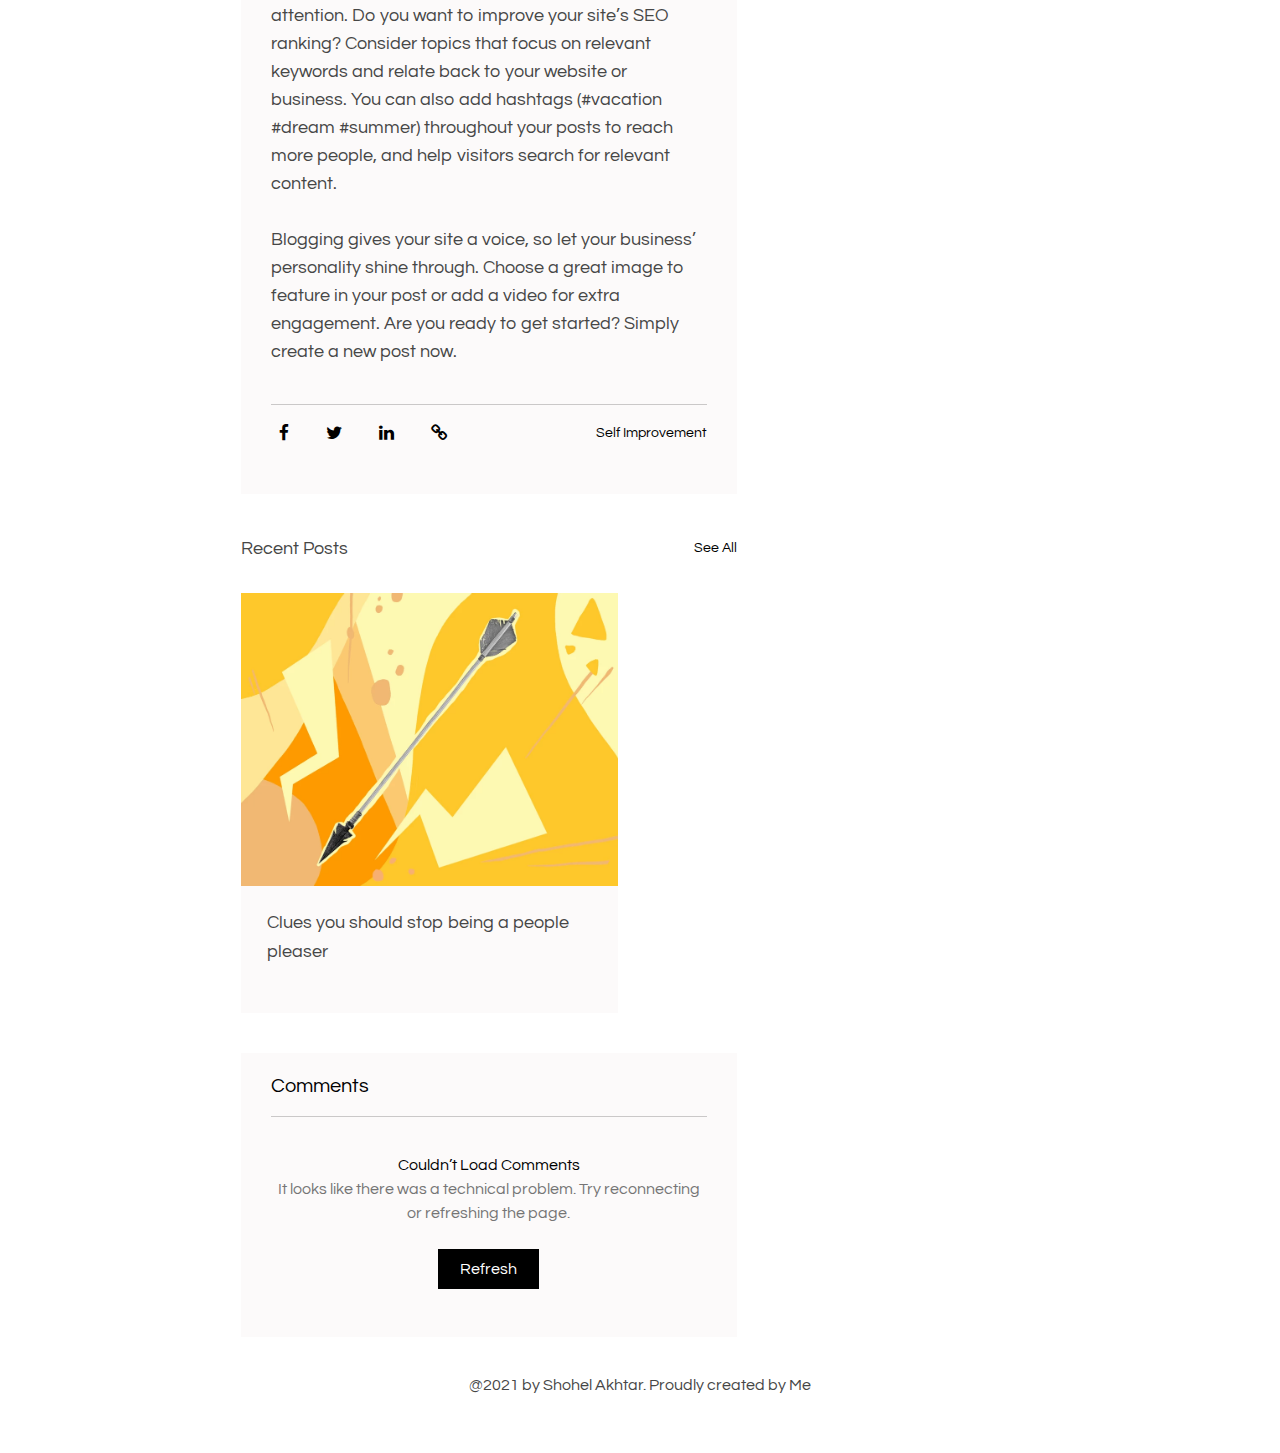
<file: A CS/four.html>
<!DOCTYPE html>
<html>
<head>
	<meta charset="utf-8">
	<title>Four</title>
	<link rel="stylesheet" href="style.css">
	<link rel="stylesheet" href="https://cdnjs.cloudflare.com/ajax/libs/font-awesome/4.7.0/css/font-awesome.min.css">
	<style>
	.four-w{
		height: auto;
		width: 100%;
	}
		.four{
			display: flex;
			justify-content: flex-start;
			align-items: center;
			width: 62%;
			margin-right: auto;
			margin-left: auto;
			margin-top: 100px;
			margin-bottom: 52px;
		}
		.four h3{
			font-size: 18px;
			font-weight: 400;
			color: #464646; 
			cursor: pointer;
			margin-right: 35px;
		}
		.work{
			width: 100%; 
			height: auto;
		}
		.work-f{
			display: flex;
			justify-content: center; 
			width: 62.3%;
			margin: auto;
		}
		.work-f1{
			width: 65%;
 			margin-right: 23px; 
			position: relative;
		}
		.work-f1a{
			width: 100%;
			background-color: #FCFAFA;
			padding: 40px 30px;
		}
		
		.work-f1a img{
			width: 100%;
			cursor: pointer;
			padding-top: 30px;
			padding-bottom: 30px;
		}
		       
		.work-f1a h2{
			font-size: 40px;
			font-weight: 400; 
			padding-bottom: 25px;
			line-height: 48px;
		}
		.work-f1a p{
			font-size: 18px;
			font-weight: 400;
			color: #464646;
			line-height: 28px; 
		}
		.work-f1a h3{
			font-style: italic;
			font-size: 24px;
			font-weight: 400;
			line-height: 36px;
			border-left: 2px solid #000;
			padding-left: 18px;
			padding-top: 10px;
			padding-bottom: 10px;
			margin: 28px 0px;
			color: #464646;
		}
		.work-f1a blockquote{
			font-size: 18px;
			font-weight: 700;
			margin-top: 25px;
			margin-bottom: 25px;
			line-height: 27px;
		}
		#second{
			padding-bottom: 28px;
		}
		.work-fs{
			display: flex;
			justify-content: space-between;
			align-items: center;
			padding-bottom: 10px;
		}
		.work-fs i{
			font-size: 17.5px;
			font-weight: 400;
			margin-right: 26px;
			margin-left: 8px;
		}
		.work-fs i:hover{
			color: #116dff;
			cursor: pointer;
		}
		.work-fs h6{
			font-size: 14px;
			line-height: 21px;
			font-weight: 400;
			cursor: pointer;
		}
		.rec-f{
			margin-top: 40px;
			display: flex;
			justify-content: space-between;
			align-items: center;
			margin-bottom: 30px;
		}
		.rec-f h3{
			font-size: 18px;
			font-weight: 400;
			line-height: 29px;
			color: #464646;
		}
		.rec-f h5{
			font-size: 14px;
			font-weight: 400;
			line-height: 29px;
			cursor: pointer;
		}
		.rec-f2{
			width: 76%;
			margin-right: auto;
			background-color: #FCFAFA;
		}
		.rec-f2 h4{
			font-size: 18px;
			font-weight: 400;
			line-height: 29px;
			color: #464646;
			padding-top: 19px;
			padding-left: 26px;
			cursor: pointer;
			padding-bottom: 47px;
		}
		.com{
			width: 100%;
			background-color: #FCFAFA;
			padding: 19px 30px 30px 30px;
			text-align: center;
			margin-top: 40px;
			margin-bottom: 20px;
		}
		.com h4{
			font-size: 20px;
			font-weight: 400;
			text-align: left;
			line-height: 28px;
			padding-bottom: 6px;
		}
		.com p{
      font-size: 16px;
      font-weight: 400;
      line-height: 24px; 
      padding-top: 19px;
		}
		.com blockquote{
       font-size: 16px;
      font-weight: 400;
      line-height: 24px; 
      color: #757575;
      padding-bottom: 12px;
		}
		.com button{
			border: none;
			background-color: #000;
			color: #fff; 
			font-size: 16px;
			font-weight: 400;
			padding: 12px 22px;
			margin-top: 12px;
			margin-bottom: 17.5px;
			cursor: pointer;
			transition: 0.3s;
		}
		.com button:hover{
			opacity: 0.7;
		}
		.work-f2{ 
			width: 35%;
			height: 100%;
			background-color: #FCFAFA; 
			padding: 30px 18px 20px 20px;
		}
		.work-f2 img{
			width: 100%;
		}
		.work-f2 h2{
			padding-top: 36px;
			padding-bottom: 10px;
			font-size: 23px;
			font-weight: 400;
		}
		.work-f2 p{
			padding-top: 10px; 
			font-size: 16px;
			font-weight: 400;
			line-height: 25px;
			color: #464646;
		}
		.right{
			margin-top: 28px;
			margin-bottom: 38px;
		}
		.right i{
			font-size: 17.5px;
			font-weight: 400;
			margin-right: 23px; 
		}
		.right i:hover{
			color: #116dff;
			cursor: pointer;
		}
		.work-f2 input{
			border-top: none;
			border-right: none;
			border-left: none;
			width: 100%;
			font-size: 18px;
			outline: none;  
			padding-bottom: 2px;
			border-bottom: 1px solid #000;
			background-color: transparent;
		}
		.work-f2 input:hover{
			padding-bottom: 1px;
			border-bottom: 2px solid #000;
		}
		.work-f2 button{
			width: 100%;
			padding: 17.5px 20px;
			text-align: center;
			background-color: #000;
			color: #fff;
			font-size: 16px;
			font-weight: 400;
			border: none;
			outline: none;
			margin-top: 30px;
			margin-bottom: 53px;
			transition: 0.3s;
			cursor: pointer;
		}
		.work-f2 button:hover{
			background-color: transparent;
			color: #000;
		}
		#top{
			position: absolute;
			top: 40px;
			right: 40px;
		}
		.rec img{
			width: 100%;
			cursor: pointer; 
		}
		.line2{
	width: 100%;
	margin-left: auto;
	margin-right: auto;
	border: none;
	height: 0.5px;
	margin-bottom: 18px;
	margin-top: 10px;
	background-color: #CAC8C8; 
}
.hidden{
	position: relative;
}
.hidden strong{
	position: absolute;
	top: 10px;
	left: 10px;
	font-size: 11px;
	letter-spacing: 0.3px;
	background-color: red;
	padding: 0px 5px 5px 5px;
	border-radius: 4px;
	cursor: pointer;
	color: #fff;
	display: none;
}
.hidden strong i{
	font-size: 15px;
	padding-top: 4px;
	padding-right: 3.5px;
}
#sink2{
	position: absolute;
	top: 10px;
	right: 10px;
	background-color: #fff;
	color: #000;
	padding: 8px;
	border-radius: 50%;
	font-size: 12px;
	cursor: pointer;
	font-weight: lighter; 
	display: none;
}
.hidden:hover #sink2{
  display: block;
}
.hidden:hover strong{
  display: block;
} 
.pic{
	width: 100%;
	height: 100vh;
	background-color: #fff;
	position: fixed; 
	top: 0%;
	display: none;
}
.pic-f{
	display: flex;
	justify-content: space-between;
	align-items: center;
	position: relative;
}
.pic-f1 i{
	font-size: 30px; 
	cursor: pointer;
	position: absolute;
	top: 18px;
	left: 44px;
}
.pic-f2 img{
	width: 30px; 
	cursor: pointer; 
	position: absolute;
	top: 18px;
	right: 44px;
}
.pic-img img{
	width: 36%; 
	height: 60%;
	position: absolute;
	top: 50%;
	left: 50%;
	transform: translate(-50%, -50%);
}









@media(max-width:1100px){
.work-f{  
			width: 89%; 
		}
		.work-f1{
			width: 100%;
 			margin-right: 23px; 
			position: relative;
		}
		.work-f1a{
			width: 100%;
			background-color: #FCFAFA;
			padding: 40px 30px;
		}
		.four{ 
			width: 89%; 
		}
}

@media(max-width:900px){
	.work-f{  
			width: 89%;
			display: block; 
		}
		.work-f2{ 
			width: 50%; 
			margin-bottom: 30px;
		}
}

@media(max-width: 710px){
		.four h3{
			font-size: 15px; 
			margin-right: 15px;
		}
		.work-f1a h2{
			font-size: 22px; 
			line-height: 29px;
		}
		.work-f1a p{
			font-size: 16px; 
			line-height: 22px; 
		}
		.work-f1a h3{ 
			font-size: 20px; 
			line-height: 26px;
			border-left: 2px solid #000; 
		}
		.work-f1a blockquote{
			font-size: 16px; 
			line-height: 22px;
		}
		#top{
			position: absolute;
			top: 45px;
			right: 20px;
		}
		.work-fs i{
			font-size: 15px; 
			margin-right: 10px;
			margin-left: 4px;
		}
		.work-f2{ 
			width: 100%; 
		} 
		.work-f2 h2{ 
			font-size: 20px; 
		}
		.work-f2 p{  
			font-size: 15px; 
			line-height: 22px; 
		}
		.right{
			margin-top: 25px;
			margin-bottom: 25px;
		}
		.right i{
			font-size: 15px; 
			margin-right: 15px; 
		} 
		.work-f2 input{ 
			font-size: 15px; 
		}
}








	</style>
</head>
<body>
	<div class="main">

		<div class="main-f">
		  <div class="main-f1">
		  	<h1 onclick="window.location.href='index.html';">Shohel Akhter</h1>
		  	<p onclick="window.location.href='index.html';">Your Productivity Guru</p>
		  </div>
		  <div class="main-f2">
		  	<p id="btn" onclick="show()">Subscribe</p>
		  	<p id="btn2" onclick="show2()">Contact</p>
		  	<i class="fa fa-search"></i>
		  	<input type="text" placeholder="Search...">
		  </div>
		</div>

 </div>

<div class="four-w">
<div class="four">
	<h3 onclick="window.location.href='index.html';">All Posts</h3>
	<h3 onclick="window.location.href='motivation.html';">Motivation</h3>
	<h3 onclick="window.location.href='success.html';">Success</h3>
	<h3 onclick="window.location.href='self.html';">Self Improvement</h3>
</div>
</div>

<div class="work">
	<div class="work-f">

		<div class="work-f1">

			<div class="work-f1a">
			<h2>3 Things the most resilient people do every day</h2>
			<i class="fa fa-ellipsis-v" id="top"></i>

			<p>Create a blog post subtitle that summarizes your post in a few short, punchy sentences and entices your audience to continue reading.</p>
      
      <div class="hidden">
		<img src="four.webp" onclick="show4()">  
			<strong id="sink"><i class="fa fa-pinterest"></i> Save</strong>
    <h5 id="sink2"><i class="fa fa-expand" onclick="show4()"></i></h5>
		</div>

			<p>Welcome to your blog post. Use this space to connect with your readers and potential customers in a way that’s current and interesting. Think of it as an ongoing conversation where you can share updates about business, trends, news, and more. </p>
			<h3>Do you have a design in mind for your blog? Whether you prefer a trendy postcard look or you’re going for a more editorial style blog - there’s a stunning layout for everyone.</h3>
			<p>You’ll be posting loads of engaging content, so be sure to keep your blog organized with Categories that also allow visitors to explore more of what interests them.</p>
			<blockquote>Create Relevant Content</blockquote>
			<p id="second">Writing a blog is a great way to position yourself as an authority in your field and captivate your readers’ attention. Do you want to improve your site’s SEO ranking? Consider topics that focus on relevant keywords and relate back to your website or business. You can also add hashtags (#vacation #dream #summer) throughout your posts to reach more people, and help visitors search for relevant content.</p>
			<p id="second">Blogging gives your site a voice, so let your business’ personality shine through. Choose a great image to feature in your post or add a video for extra engagement. Are you ready to get started? Simply create a new post now.</p>

			<hr class="line2">

<div class="work-fs">
	<div>
		<i class="fa fa-facebook" onclick="window.open('https://www.facebook.com/')"></i>

	   <i class="fa fa-twitter" onclick="window.open('https://twitter.com/')"></i>

	   <i class="fa fa-linkedin" onclick="window.open('https://www.linkedin.com/')"></i>
      
     <i class="fa fa-link" onclick="window.open('https://www.linkedin.com/')"></i>

	</div>
	<div>
		<h6 onclick="window.location.href='self.html';">Self Improvement</h6>
	</div>
</div>
</div>

<div class="rec">

	<div class="rec-f">
		<div>
		<h3>Recent Posts</h3>
	</div>
		<div>
			<h5 onclick="window.location.href='index.html';">See All</h5>
		</div>
	</div>
	<div class="rec-f2">
<img src="five.webp" onclick="window.location.href='three.html';">
<h4 onclick="window.location.href='three.html';">Clues you should stop being a people pleaser</h4>
</div>
</div>


<div class="com">
	<h4>Comments</h4>
	<hr class="line2">
	<p>Couldn’t Load Comments</p>
	<blockquote>It looks like there was a technical problem. Try reconnecting or refreshing the page.</blockquote>
	<button type="btn">Refresh</button>
</div>

		</div>






		<div class="work-f2">
			<img src="man.webp">

			<h2>Hi, I'm Shohel Akhter</h2>

			<p>I'm a paragraph. Click here to add your own text and edit me. Let your users get to know you.</p>

<div class="right">
		<i class="fa fa-facebook" onclick="window.open('https://www.facebook.com/')"></i>

	   <i class="fa fa-twitter" onclick="window.open('https://twitter.com/')"></i>

	   <i class="fa fa-linkedin" onclick="window.open('https://www.linkedin.com/')"></i>
      
     <i class="fa fa-instagram" onclick="window.open('https://www.instagram.com/')"></i>

	</div>
<h2>Creativity.Production.Vision</h2>

<p>I'm a paragraph. Click here to add your own text and edit me. I’m a great place for you to tell a story and let your users know a little more about you.</p>

<h2>Subscribe</h2>
<p>Name</p>
<input type="text" name="">
<p>Email *</p>
<input type="text" name="">
<br>
<button  >Subscribe</button>
		</div> 


	</div>
</div>



















<div class="foot">
	<p>@2021 by Shohel Akhtar. Proudly created by Me</p>
</div>





<div class="sub" id="Subscribe">
	<div class="sub-w">
		<div class="sub-c">
			<img src="cross.png" onclick="hide()">
		<h1>Subscribe</h1>
		<p>The best decision you’ll make today.</p>
		<blockquote>Email *</blockquote>
		<input type="text"><br>
		<button type="btn" onclick="myFunction()">Submit</button>
		<h6 id="demo"></h6>
	</div>
	</div>
</div>


<div class="con" id="Contact">
	<div class="con-w">

		<div class="con-c">
			<img src="cross.png" onclick="hide2()">
		<h1>Contact</h1>
       <div class="con-8">
		<div class="con-f">
			<div>
			<p>First Name</p>
			<input type="text">
		</div>
		<div>
			<p>Last Name</p>
			<input type="text">
		</div>
		</div>
		<div class="con-f">
			<div>
			<p>Email *</p>
			<input type="text">
		</div>
		<div>
			<p>Subject</p>
			<input type="text">
		</div>
		</div>

		<p>Leave me a message...</p> 
		<textarea></textarea>
		<br>
		 
		<button type="btn" onclick="myFunction2()">Submit</button>
		<h6 id="demo2"></h6>
	</div>
</div>
	</div>
</div>





<div class="pic" id="pic">
	<div class="pic-f">

		<div class="pic-f1">
			<i class="fa fa-expand"></i>
		</div>
		<div class="pic-f2">
			<img src="cross.png" onclick="hide4()">
		</div>
	</div>
<div class="pic-img">
	<img src="four.webp">
</div>
</div>





<script type="text/javascript">
	
var btn = document.getElementById('btn');
var btn2 = document.getElementById('btn2');
var sub = document.getElementById('Subscribe');
var con = document.getElementById('Contact'); 
var pic = document.getElementById('pic');


function hide(){
	sub.style.display = "none"; 
}
function hide2(){ 
	con.style.display = "none";
} 
function hide4(){
	pic.style.display = "none"; 
}


function show(){
	sub.style.display = "block";
}
function show2(){
	con.style.display = "block";
}
function show4(){
	pic.style.display = "block";
}



function myFunction() {
  document.getElementById("demo").innerHTML = "Thanks for Submitting!!";
};


function hideDiv(){
	document.getElementById('demo').style.visibility = "hidden";
}
setTimeout("hideDiv()", 7000);


function myFunction2() {
  document.getElementById("demo2").innerHTML = "Thanks for Submitting!!";
};


function hideDiv(){
	document.getElementById('demo2').style.visibility = "hidden";
}
setTimeout("hideDiv()", 7000);



</script>




</body>
</html>
</file>
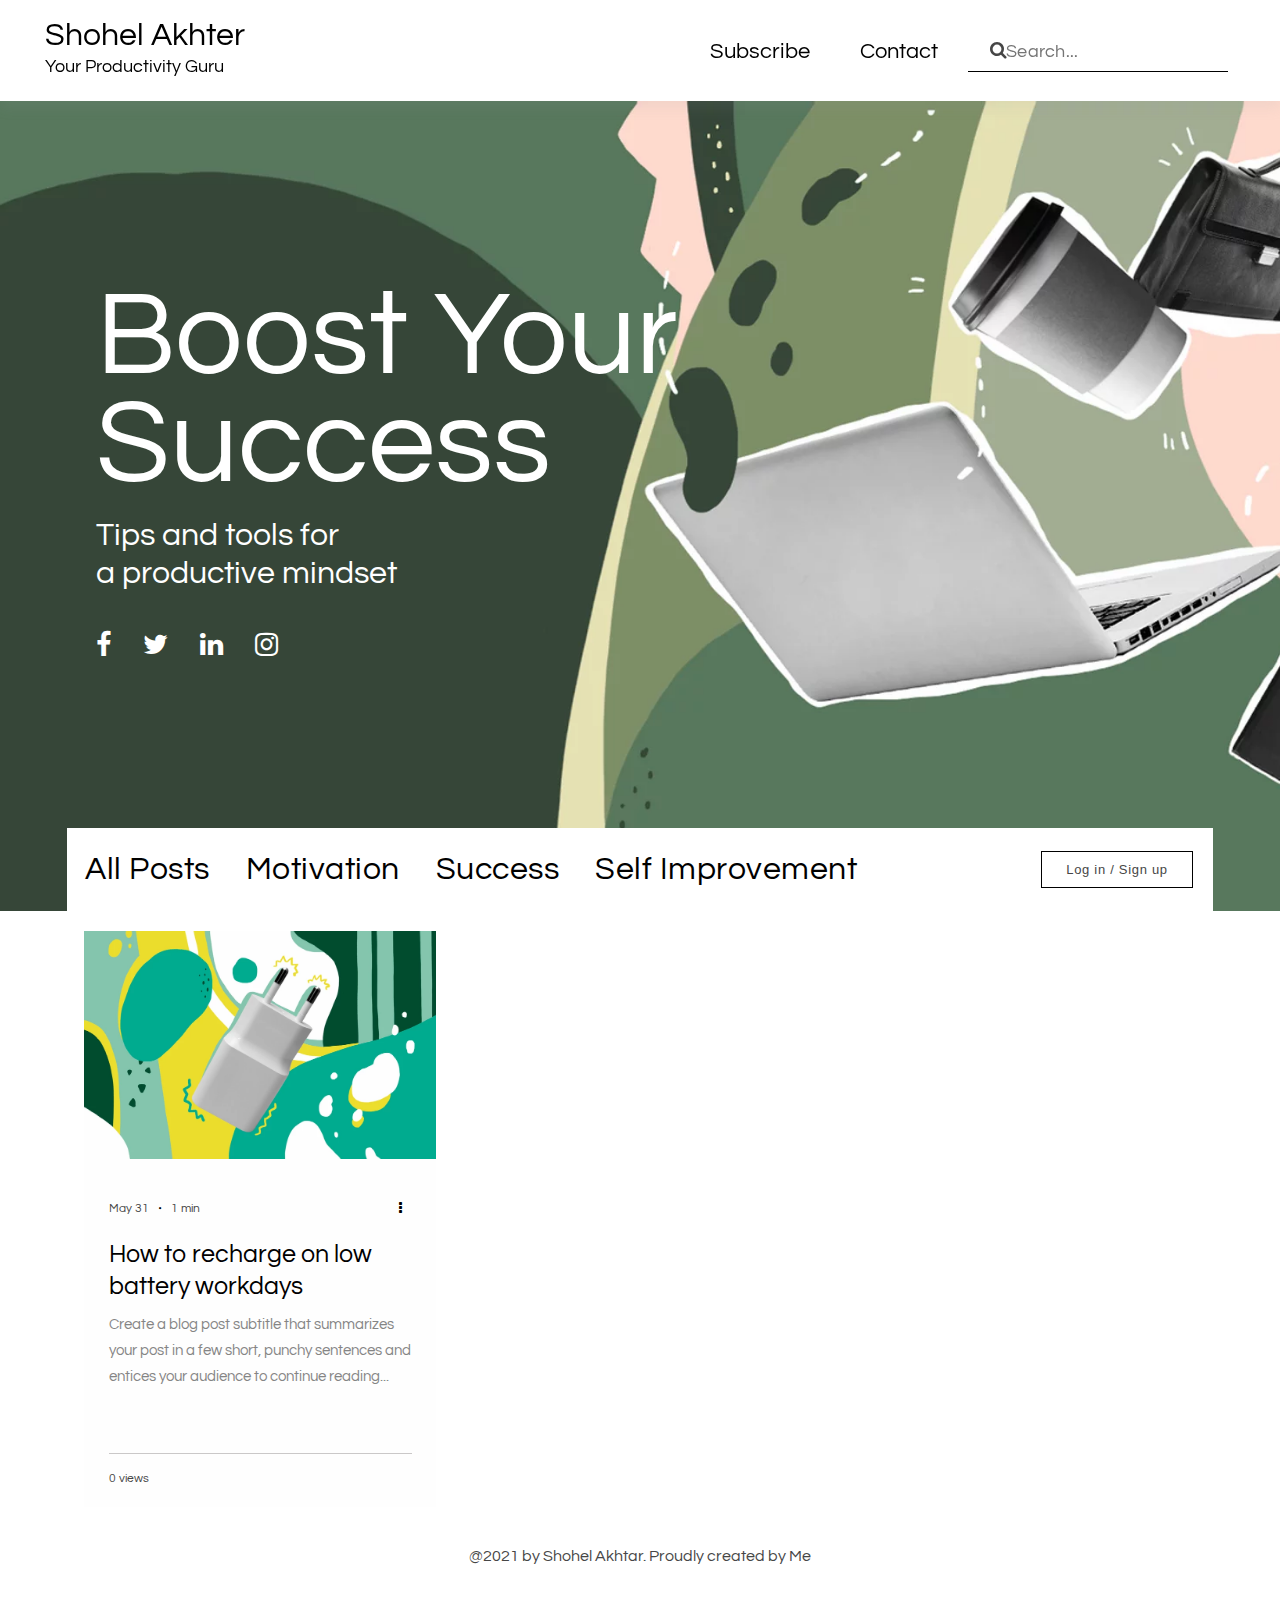
<file: A CS/motivation.html>
<!DOCTYPE html>
<html>
<head>
	<meta charset="utf-8">
	<title>Motivation</title>
	<link rel="stylesheet" href="style.css">
	<link rel="stylesheet" href="https://cdnjs.cloudflare.com/ajax/libs/font-awesome/4.7.0/css/font-awesome.min.css">
	<style>
		.imgm{
	height: auto;
	margin-top: 20px;
	margin-bottom: 21px;
	width: 100%;
}
.imgm-w{
	width: 27.5%;
	margin-right: auto;
	margin-left: 6.6%;
	background-color: #FEFEFE;
}
.mone{
	width: 100%;
}
.mone img{
	width: 100%;
	background-size: cover;
	cursor: pointer;
	background-repeat: no-repeat;
}
.mone-f{
	display: flex;
	justify-content: space-between;
	align-items: center;
	width: 86%;
	padding-top: 38px;
	padding-bottom: 22px;
	margin: auto;
}
.mone-f p{
   color: #464646;
   font-size: 12px;
   font-weight: 400;
}
.mone h3{
	font-size: 25px;
	font-weight: 400;
	line-height: 32px;
	width: 86%;
	margin: auto;
	cursor: pointer;
	padding-bottom: 10px;
}
.mone blockquote{
	width: 86%;
	margin: auto;
	color: #858585;
	cursor: pointer;
	font-size: 15px;
	line-height: 26px;
	font-weight: 400;
}
.mone h6{
	color: #464646;
	width: 86%;
	margin: auto;
	font-size: 12px;
	font-weight: 400;
	padding-bottom: 22px;
}
.line2{
	width: 86%;
	margin-left: auto;
	margin-right: auto;
	border: none;
	height: 0.5px;
	margin-bottom: 18px;
	margin-top: 63px;
	background-color: #CAC8C8; 
}
.last-mw{
	width: 89.5%;
	margin: auto; 
}
.last-mf{
	display: flex;
	justify-content: space-between;
	align-items: center; 
	background-color: #fff; 
	padding-right: 20px;
}
.last-mf > div{
	display: flex;
}
.last-mf h3{
	font-size: 32px;
	font-weight: 400;
	letter-spacing: 0.5px;
	margin: 25px 18px;
	cursor: pointer;
}
.last-mf button{
	padding: 10px 24px;
	font-family: sans-serif;
	font-weight: lighter;
	color: #464646;
	border: 0.5px solid #000;
	background-color: #fff;
	font-size: 13px;
	cursor: pointer;
	letter-spacing: 0.7px;
}
#side2{ 
   font-size: 14px; 
   padding-right: 10px;
}








@media(max-width: 1100px){
.last-f h3{
	font-size: 22px; 
}
.imgm-w{
	width: 50%; 
}
}




@media(max-width: 990px){

 .last-mf h3{
	font-size: 18px; 
}
.imgm-w{
	width: 70%; 
}

}










@media(max-width: 710px){

.last-mf{ 
	padding-left: 10px;
	padding-right: 16px;
}
.last-mf > div{
	display: block; 
}
.last-mf h3{ 
	font-weight: 400;
	letter-spacing: 0.5px;
	margin: 25px 5px; 
}
.last-mf button{
	padding: 8.5px 19px; 
	font-size: 13px; 
	letter-spacing: 0.3px;
}
.mone h3{
	font-size: 22px; 
	line-height: 26px;
	padding-bottom: 12px;
}
.mone blockquote{ 
	line-height: 22px;
	font-size: 16px;  
}
.imgm-w{
	width: 88%;
	margin-right: auto;
	margin-left: 6%;
	background-color: #FEFEFE;
}
.line2{ 
	margin-top: 35px;  
}
br{
	display: none;
}
}



	</style>
</head>
<body>
	<div class="main">

		<div class="main-f">
		  <div class="main-f1">
		  	<h1 onclick="window.location.href='index.html';">Shohel Akhter</h1>
		  	<p onclick="window.location.href='index.html';">Your Productivity Guru</p>
		  </div>
		  <div class="main-f2">
		  	<p id="btn" onclick="show()">Subscribe</p>
		  	<p id="btn2" onclick="show2()">Contact</p>
		  	<i class="fa fa-search"></i>
		  	<input type="text" placeholder="Search...">
		  </div>
		</div>
	</div>

<div class="back">
	<div class="back-f">
	<h1>Boost Your<br> Success</h1>
	<p>Tips and tools for<br> a productive mindset</p>

	<div class="icons">
	   <i class="fa fa-facebook" onclick="window.open('https://www.facebook.com/')"></i>

	   <i class="fa fa-twitter" onclick="window.open('https://twitter.com/')"></i>

	   <i class="fa fa-linkedin" onclick="window.open('https://www.linkedin.com/')"></i>

	   <i class="fa fa-instagram" onclick="window.open('https://www.instagram.com/')"></i>
	</div> 
</div>

	<div class="last-mw">
      <div class="last-mf">
		<div>
		<h3 onclick="window.location.href='index.html';">All Posts</h3>
		<h3>Motivation</h3>
		<h3 onclick="window.location.href='success.html';">Success</h3>
		<h3 onclick="window.location.href='self.html';">Self Improvement</h3>
	</div>
	<div>
		<button type="btn" onclick="show3()">Log in / Sign up</button>
	</div>

	</div>
</div>

</div>


<div class="imgm">
	<div class="imgm-w">
		<div class="mone">
			<img src="seven.webp" onclick="window.location.href='six.html';">
			<div class="mone-f">
				<div class="one-f1">

					<p>May 31</p>
					<i class="fa fa-circle" id="dot"></i>
					<p> 1 min</p>
				</div>
				<div class="mone-f2">
					<i class="fa fa-ellipsis-v" id="side2"></i>
				</div>
			</div>
			<h3 onclick="window.location.href='six.html';">How to recharge on low<br> battery workdays</h3>
			<blockquote onclick="window.location.href='six.html';">Create a blog post subtitle that summarizes your post in a few short, punchy sentences and entices your audience to continue reading...</blockquote>

			<hr class="line2">
			<h6>0 views</h6>
		</div>
	</div>
</div>















<div class="foot">
	<p>@2021 by Shohel Akhtar. Proudly created by Me</p>
</div>


<div class="sub" id="Subscribe">
	<div class="sub-w">
		<div class="sub-c">
			<img src="cross.png" onclick="hide()">
		<h1>Subscribe</h1>
		<p>The best decision you’ll make today.</p>
		<blockquote>Email *</blockquote>
		<input type="text"><br>
		<button type="btn" onclick="myFunction()">Submit</button>
		<h6 id="demo"></h6>
	</div>
	</div>
</div>


<div class="con" id="Contact">
	<div class="con-w">

		<div class="con-c">
			<img src="cross.png" onclick="hide2()">
		<h1>Contact</h1>
       <div class="con-8">
		<div class="con-f">
			<div>
			<p>First Name</p>
			<input type="text">
		</div>
		<div>
			<p>Last Name</p>
			<input type="text">
		</div>
		</div>
		<div class="con-f">
			<div>
			<p>Email *</p>
			<input type="text">
		</div>
		<div>
			<p>Subject</p>
			<input type="text">
		</div>
		</div>

		<p>Leave me a message...</p> 
		<textarea></textarea>
		<br>
		 
		<button type="btn" onclick="myFunction2()">Submit</button>
		<h6 id="demo2"></h6>
	</div>
</div>
	</div>
</div>



<div class="log" id="login">
	<div class="log-img">
	<i class="fa fa-times" id="cross" onclick="hide3()"></i>
	<div class="log-w">

		<div class="log-f">
			<div>
			<i class="fa fa-user-plus"></i>

			</div>
			<div>
				<h5>Demo Mode</h5>
			</div>
		</div>
		<p>To make this blog yours, start editing this template.</p>

		<div class="log-f2">
			<div>
				<button type="btn" id="btn1a" onclick="hide3()">Close</button>
			</div>
			<div>
				<button type="btn" id="btn2a" onclick="hide3()">Got It</button>
			</div>
		</div>

	</div>
</div>







<script type="text/javascript">
	
var btn = document.getElementById('btn');
var btn2 = document.getElementById('btn2');
var sub = document.getElementById('Subscribe');
var con = document.getElementById('Contact');
var log = document.getElementById('login');


function hide(){
	sub.style.display = "none"; 
}
function hide2(){ 
	con.style.display = "none";
}
function hide3(){ 
	log.style.display = "none";
}
function show(){
	sub.style.display = "block";
}
function show2(){
	con.style.display = "block";
}
function show3(){
	log.style.display = "block";
}



function myFunction() {
  document.getElementById("demo").innerHTML = "Thanks for Submitting!!";
};


function hideDiv(){
	document.getElementById('demo').style.visibility = "hidden";
}
setTimeout("hideDiv()", 7000);


function myFunction2() {
  document.getElementById("demo2").innerHTML = "Thanks for Submitting!!";
};


function hideDiv(){
	document.getElementById('demo2').style.visibility = "hidden";
}
setTimeout("hideDiv()", 7000);



</script>







</div>
</body>
</html>
</file>
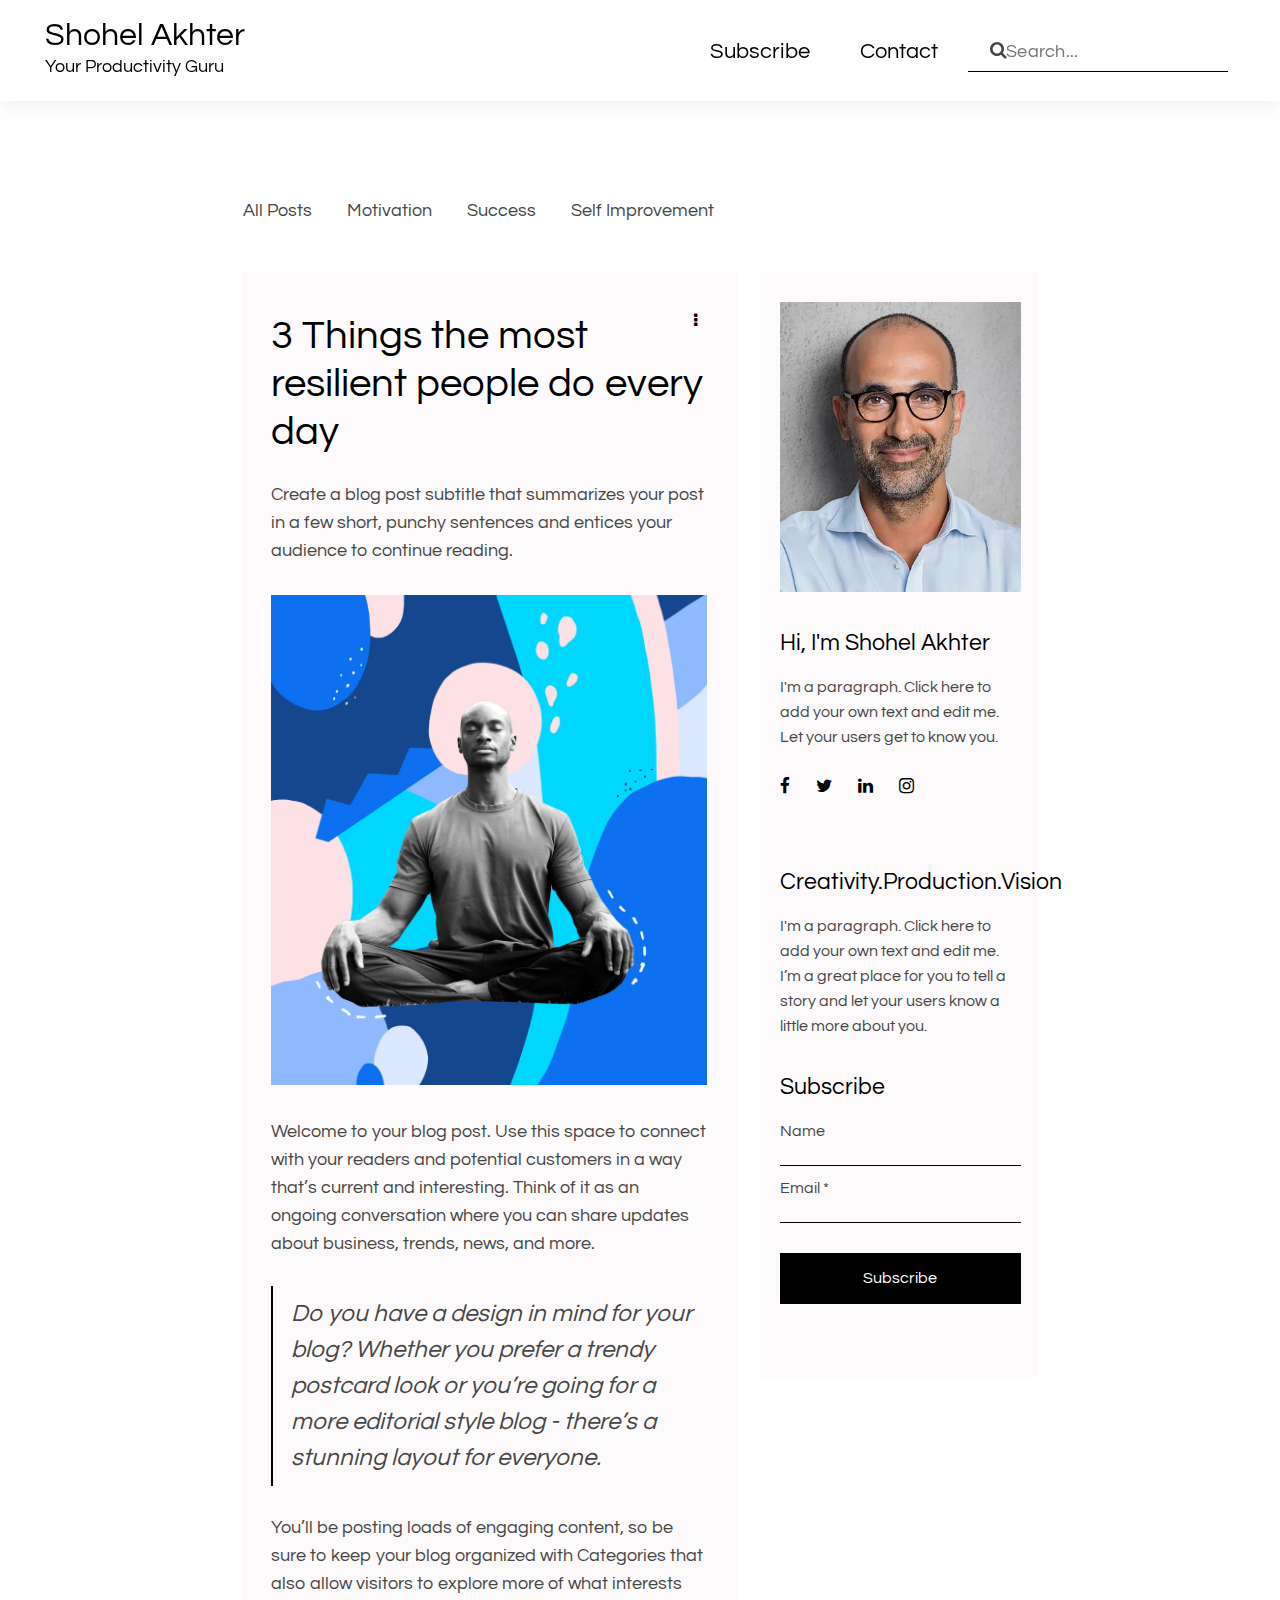
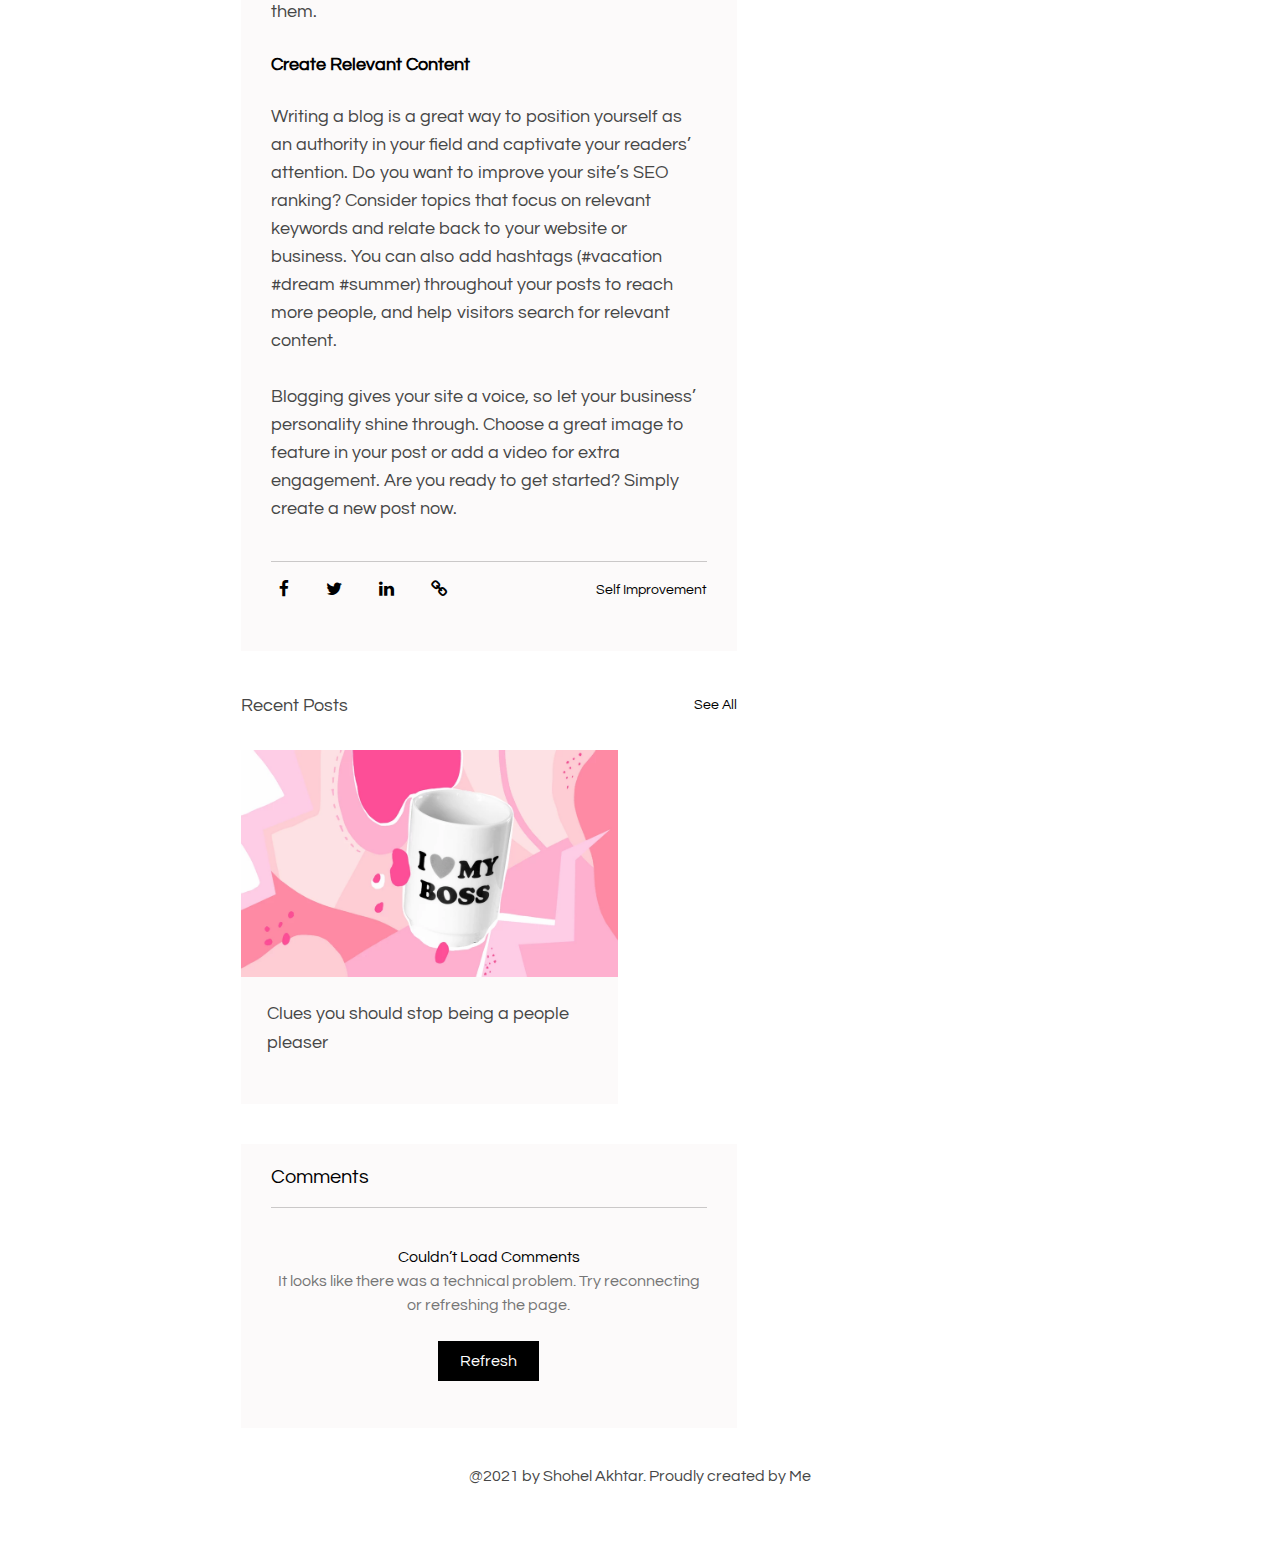
<file: A CS/one.html>
<!DOCTYPE html>
<html>
<head>
	<meta charset="utf-8">
	<title>One</title>
	<link rel="stylesheet" href="style.css">
	<link rel="stylesheet" href="https://cdnjs.cloudflare.com/ajax/libs/font-awesome/4.7.0/css/font-awesome.min.css">
	<style>
	.four-w{
		height: auto;
		width: 100%;
	}
		.four{
			display: flex;
			justify-content: flex-start;
			align-items: center;
			width: 62%;
			margin-right: auto;
			margin-left: auto;
			margin-top: 100px;
			margin-bottom: 52px;
		}
		.four h3{
			font-size: 18px;
			font-weight: 400;
			color: #464646; 
			cursor: pointer;
			margin-right: 35px;
		}
		.work{
			width: 100%; 
			height: auto;
		}
		.work-f{
			display: flex;
			justify-content: center; 
			width: 62.3%;
			margin: auto;
		}
		.work-f1{
			width: 65%;
 			margin-right: 23px; 
			position: relative;
		}
		.work-f1a{
			width: 100%;
			background-color: #FCFAFA;
			padding: 40px 30px;
		}
		.work-f1a img{
			width: 100%;
			cursor: pointer;
			padding-top: 30px;
			padding-bottom: 30px;
		}
		       
		.work-f1a h2{
			font-size: 40px;
			font-weight: 400; 
			padding-bottom: 25px;
			line-height: 48px;
		}
		.work-f1a p{
			font-size: 18px;
			font-weight: 400;
			color: #464646;
			line-height: 28px; 
		}
		.work-f1a h3{
			font-style: italic;
			font-size: 24px;
			font-weight: 400;
			line-height: 36px;
			border-left: 2px solid #000;
			padding-left: 18px;
			padding-top: 10px;
			padding-bottom: 10px;
			margin: 28px 0px;
			color: #464646;
		}
		.work-f1a blockquote{
			font-size: 18px;
			font-weight: 700;
			margin-top: 25px;
			margin-bottom: 25px;
			line-height: 27px;
		}
		#second{
			padding-bottom: 28px;
		}
		.work-fs{
			display: flex;
			justify-content: space-between;
			align-items: center;
			padding-bottom: 10px;
		}
		.work-fs i{
			font-size: 17.5px;
			font-weight: 400;
			margin-right: 26px;
			margin-left: 8px;
		}
		.work-fs i:hover{
			color: #116dff;
			cursor: pointer;
		}
		.work-fs h6{
			font-size: 14px;
			line-height: 21px;
			font-weight: 400;
			cursor: pointer;
		}
		.rec-f{
			margin-top: 40px;
			display: flex;
			justify-content: space-between;
			align-items: center;
			margin-bottom: 30px;
		}
		.rec-f h3{
			font-size: 18px;
			font-weight: 400;
			line-height: 29px;
			color: #464646;
		}
		.rec-f h5{
			font-size: 14px;
			font-weight: 400;
			line-height: 29px;
			cursor: pointer;
		}
		.rec-f2{
			width: 76%;
			margin-right: auto;
			background-color: #FCFAFA;
		}
		.rec-f2 h4{
			font-size: 18px;
			font-weight: 400;
			line-height: 29px;
			color: #464646;
			padding-top: 19px;
			padding-left: 26px;
			padding-bottom: 47px;
			cursor: pointer;
		}
		.com{
			width: 100%;
			background-color: #FCFAFA;
			padding: 19px 30px 30px 30px;
			text-align: center;
			margin-top: 40px;
			margin-bottom: 20px;
		}
		.com h4{
			font-size: 20px;
			font-weight: 400;
			text-align: left;
			line-height: 28px;
			padding-bottom: 6px;
		}
		.com p{
      font-size: 16px;
      font-weight: 400;
      line-height: 24px; 
      padding-top: 19px;
		}
		.com blockquote{
       font-size: 16px;
      font-weight: 400;
      line-height: 24px; 
      color: #757575;
      padding-bottom: 12px;
		}
		.com button{
			border: none;
			background-color: #000;
			color: #fff; 
			font-size: 16px;
			font-weight: 400;
			padding: 12px 22px;
			margin-top: 12px;
			margin-bottom: 17.5px;
			cursor: pointer;
			transition: 0.3s;
		}
		.com button:hover{
			opacity: 0.7;
		}
		.work-f2{ 
			width: 35%;
			height: 100%;
			background-color: #FCFAFA; 
			padding: 30px 18px 20px 20px;
		}
		.work-f2 img{
			width: 100%;
		}
		.work-f2 h2{
			padding-top: 36px;
			padding-bottom: 10px;
			font-size: 23px;
			font-weight: 400;
		}
		.work-f2 p{
			padding-top: 10px; 
			font-size: 16px;
			font-weight: 400;
			line-height: 25px;
			color: #464646;
		}
		.right{
			margin-top: 28px;
			margin-bottom: 38px;
		}
		.right i{
			font-size: 17.5px;
			font-weight: 400;
			margin-right: 23px; 
		}
		.right i:hover{
			color: #116dff;
			cursor: pointer;
		}
		.work-f2 input{
			border-top: none;
			border-right: none;
			border-left: none;
			width: 100%;
			font-size: 18px;
			outline: none;  
			padding-bottom: 2px;
			border-bottom: 1px solid #000;
			background-color: transparent;
		}
		.work-f2 input:hover{
			padding-bottom: 1px;
			border-bottom: 2px solid #000;
		}
		.work-f2 button{
			width: 100%;
			padding: 17.5px 20px;
			text-align: center;
			background-color: #000;
			color: #fff;
			font-size: 16px;
			font-weight: 400;
			border: none;
			outline: none;
			margin-top: 30px;
			margin-bottom: 53px;
			transition: 0.3s;
			cursor: pointer;
		}
		.work-f2 button:hover{
			background-color: transparent;
			color: #000;
		}
		#top{
			position: absolute;
			top: 40px;
			right: 40px;
		}
		.rec img{
			width: 100%; 
			cursor: pointer;
		}
		.line2{
	width: 100%;
	margin-left: auto;
	margin-right: auto;
	border: none;
	height: 0.5px;
	margin-bottom: 18px;
	margin-top: 10px;
	background-color: #CAC8C8; 
}
.hidden{
	position: relative;
}
.hidden strong{
	position: absolute;
	top: 39px;
	left: 10px;
	font-size: 11px;
	letter-spacing: 0.3px;
	background-color: red;
	padding: 0px 5px 5px 5px;
	border-radius: 4px;
	cursor: pointer;
	color: #fff;
	display: none;
}
.hidden strong i{
	font-size: 15px;
	padding-top: 4px;
	padding-right: 3.5px;
}
#sink2{
	position: absolute;
	top: 39px;
	right: 10px;
	background-color: #fff;
	color: #000;
	padding: 8px;
	border-radius: 50%;
	font-size: 12px;
	cursor: pointer;
	font-weight: lighter; 
	display: none;
}
.hidden:hover #sink2{
  display: block;
}
.hidden:hover strong{
  display: block;
}
.pic{
	width: 100%;
	height: 100vh;
	background-color: #fff;
	position: fixed; 
	top: 0%;
	z-index: 10;
	display: none;
}
.pic-f{
	display: flex;
	justify-content: space-between;
	align-items: center;
	position: relative;
}
.pic-f1 i{
	font-size: 30px; 
	cursor: pointer;
	position: absolute;
	top: 18px;
	left: 44px;
}
.pic-f2 img{
	width: 30px; 
	cursor: pointer; 
	position: absolute;
	top: 18px;
	right: 44px;
}
.pic-img img{
	width: 25%; 
	height: 60%;
	position: absolute;
	top: 50%;
	left: 50%;
	transform: translate(-50%, -50%);
}







@media(max-width:1100px){
.work-f{  
			width: 89%; 
		}
		.work-f1{
			width: 100%;
 			margin-right: 23px; 
			position: relative;
		}
		.work-f1a{
			width: 100%;
			background-color: #FCFAFA;
			padding: 40px 30px;
		}
		.four{ 
			width: 89%; 
		}
}

@media(max-width:900px){
	.work-f{  
			width: 89%;
			display: block; 
		}
		.work-f2{ 
			width: 50%; 
			margin-bottom: 30px;
		}
}

@media(max-width: 710px){
		.four h3{
			font-size: 15px; 
			margin-right: 15px;
		}
		.work-f1a h2{
			font-size: 22px; 
			line-height: 29px;
		}
		.work-f1a p{
			font-size: 16px; 
			line-height: 22px; 
		}
		.work-f1a h3{ 
			font-size: 20px; 
			line-height: 26px;
			border-left: 2px solid #000; 
		}
		.work-f1a blockquote{
			font-size: 16px; 
			line-height: 22px;
		}
		#top{
			position: absolute;
			top: 45px;
			right: 20px;
		}
		.work-fs i{
			font-size: 15px; 
			margin-right: 10px;
			margin-left: 4px;
		}
		.work-f2{ 
			width: 100%; 
		} 
		.work-f2 h2{ 
			font-size: 20px; 
		}
		.work-f2 p{  
			font-size: 15px; 
			line-height: 22px; 
		}
		.right{
			margin-top: 25px;
			margin-bottom: 25px;
		}
		.right i{
			font-size: 15px; 
			margin-right: 15px; 
		} 
		.work-f2 input{ 
			font-size: 15px; 
		}
}







	</style>
</head>
<body>
	<div class="main">

		<div class="main-f">
		  <div class="main-f1">
		  	<h1 onclick="window.location.href='index.html';">Shohel Akhter</h1>
		  	<p onclick="window.location.href='index.html';">Your Productivity Guru</p>
		  </div>
		  <div class="main-f2">
		  	<p id="btn" onclick="show()">Subscribe</p>
		  	<p id="btn2" onclick="show2()">Contact</p>
		  	<i class="fa fa-search"></i>
		  	<input type="text" placeholder="Search...">
		  </div>
		</div>

 </div>

<div class="four-w">
<div class="four">
	<h3 onclick="window.location.href='index.html';">All Posts</h3>
	<h3 onclick="window.location.href='motivation.html';">Motivation</h3>
	<h3 onclick="window.location.href='success.html';">Success</h3>
	<h3 onclick="window.location.href='self.html';">Self Improvement</h3>
</div>
</div>

<div class="work">
	<div class="work-f">

		<div class="work-f1">

			<div class="work-f1a">
			<h2>3 Things the most resilient people do every day</h2>
			<i class="fa fa-ellipsis-v" id="top"></i>

			<p>Create a blog post subtitle that summarizes your post in a few short, punchy sentences and entices your audience to continue reading.</p>
      
      <div class="hidden">
		<img src="three.webp" onclick="show4()">  
			<strong id="sink"><i class="fa fa-pinterest"></i> Save</strong>
    <h5 id="sink2"><i class="fa fa-expand" onclick="show4()"></i></h5>
		</div>

			<p>Welcome to your blog post. Use this space to connect with your readers and potential customers in a way that’s current and interesting. Think of it as an ongoing conversation where you can share updates about business, trends, news, and more. </p>
			<h3>Do you have a design in mind for your blog? Whether you prefer a trendy postcard look or you’re going for a more editorial style blog - there’s a stunning layout for everyone.</h3>
			<p>You’ll be posting loads of engaging content, so be sure to keep your blog organized with Categories that also allow visitors to explore more of what interests them.</p>
			<blockquote>Create Relevant Content</blockquote>
			<p id="second">Writing a blog is a great way to position yourself as an authority in your field and captivate your readers’ attention. Do you want to improve your site’s SEO ranking? Consider topics that focus on relevant keywords and relate back to your website or business. You can also add hashtags (#vacation #dream #summer) throughout your posts to reach more people, and help visitors search for relevant content.</p>
			<p id="second">Blogging gives your site a voice, so let your business’ personality shine through. Choose a great image to feature in your post or add a video for extra engagement. Are you ready to get started? Simply create a new post now.</p>

			<hr class="line2">

<div class="work-fs">
	<div>
		<i class="fa fa-facebook" onclick="window.open('https://www.facebook.com/')"></i>

	   <i class="fa fa-twitter" onclick="window.open('https://twitter.com/')"></i>

	   <i class="fa fa-linkedin" onclick="window.open('https://www.linkedin.com/')"></i>
      
     <i class="fa fa-link" onclick="window.open('https://www.linkedin.com/')"></i>

	</div>
	<div>
		<h6 onclick="window.location.href='self.html';">Self Improvement</h6>
	</div>
</div>
</div>

<div class="rec">

	<div class="rec-f">
		<div>
		<h3>Recent Posts</h3>
	</div>
		<div>
			<h5 onclick="window.location.href='index.html';">See All</h5>
		</div>
	</div>
	<div class="rec-f2">
<img src="two.webp" onclick="window.location.href='two.html';">
<h4 onclick="window.location.href='two.html';">Clues you should stop being a people pleaser</h4>
</div>
</div>


<div class="com">
	<h4>Comments</h4>
	<hr class="line2">
	<p>Couldn’t Load Comments</p>
	<blockquote>It looks like there was a technical problem. Try reconnecting or refreshing the page.</blockquote>
	<button type="btn">Refresh</button>
</div>

		</div>






		<div class="work-f2">
			<img src="man.webp">

			<h2>Hi, I'm Shohel Akhter</h2>

			<p>I'm a paragraph. Click here to add your own text and edit me. Let your users get to know you.</p>

<div class="right">
		<i class="fa fa-facebook" onclick="window.open('https://www.facebook.com/')"></i>

	   <i class="fa fa-twitter" onclick="window.open('https://twitter.com/')"></i>

	   <i class="fa fa-linkedin" onclick="window.open('https://www.linkedin.com/')"></i>
      
     <i class="fa fa-instagram" onclick="window.open('https://www.instagram.com/')"></i>

	</div>
<h2>Creativity.Production.Vision</h2>

<p>I'm a paragraph. Click here to add your own text and edit me. I’m a great place for you to tell a story and let your users know a little more about you.</p>

<h2>Subscribe</h2>
<p>Name</p>
<input type="text" name="">
<p>Email *</p>
<input type="text" name="">
<br>
<button  >Subscribe</button>
		</div> 


	</div>
</div>



















<div class="foot">
	<p>@2021 by Shohel Akhtar. Proudly created by Me</p>
</div>





<div class="sub" id="Subscribe">
	<div class="sub-w">
		<div class="sub-c">
			<img src="cross.png" onclick="hide()">
		<h1>Subscribe</h1>
		<p>The best decision you’ll make today.</p>
		<blockquote>Email *</blockquote>
		<input type="text"><br>
		<button type="btn" onclick="myFunction()">Submit</button>
		<h6 id="demo"></h6>
	</div>
	</div>
</div>


<div class="con" id="Contact">
	<div class="con-w">

		<div class="con-c">
			<img src="cross.png" onclick="hide2()">
		<h1>Contact</h1>
       <div class="con-8">
		<div class="con-f">
			<div>
			<p>First Name</p>
			<input type="text">
		</div>
		<div>
			<p>Last Name</p>
			<input type="text">
		</div>
		</div>
		<div class="con-f">
			<div>
			<p>Email *</p>
			<input type="text">
		</div>
		<div>
			<p>Subject</p>
			<input type="text">
		</div>
		</div>

		<p>Leave me a message...</p> 
		<textarea></textarea>
		<br>
		 
		<button type="btn" onclick="myFunction2()">Submit</button>
		<h6 id="demo2"></h6>
	</div>
</div>
	</div>
</div>





<div class="pic" id="pic">
	<div class="pic-f">

		<div class="pic-f1">
			<i class="fa fa-expand"></i>
		</div>
		<div class="pic-f2">
			<img src="cross.png" onclick="hide4()">
		</div>
	</div>
<div class="pic-img">
	<img src="three.webp">
</div>
</div>








<script type="text/javascript">
	
var btn = document.getElementById('btn');
var btn2 = document.getElementById('btn2');
var sub = document.getElementById('Subscribe');
var con = document.getElementById('Contact'); 
var pic = document.getElementById('pic');


function hide(){
	sub.style.display = "none"; 
}
function hide2(){ 
	con.style.display = "none"; 
}
function hide4(){
	pic.style.display = "none"; 
}

function show(){
	sub.style.display = "block";
}
function show2(){
	con.style.display = "block"; 
}
function show4(){
	pic.style.display = "block";
}



function myFunction() {
  document.getElementById("demo").innerHTML = "Thanks for Submitting!!";
};


function hideDiv(){
	document.getElementById('demo').style.visibility = "hidden";
}
setTimeout("hideDiv()", 7000);


function myFunction2() {
  document.getElementById("demo2").innerHTML = "Thanks for Submitting!!";
};


function hideDiv(){
	document.getElementById('demo2').style.visibility = "hidden";
}
setTimeout("hideDiv()", 7000);



</script>




</body>
</html>
</file>
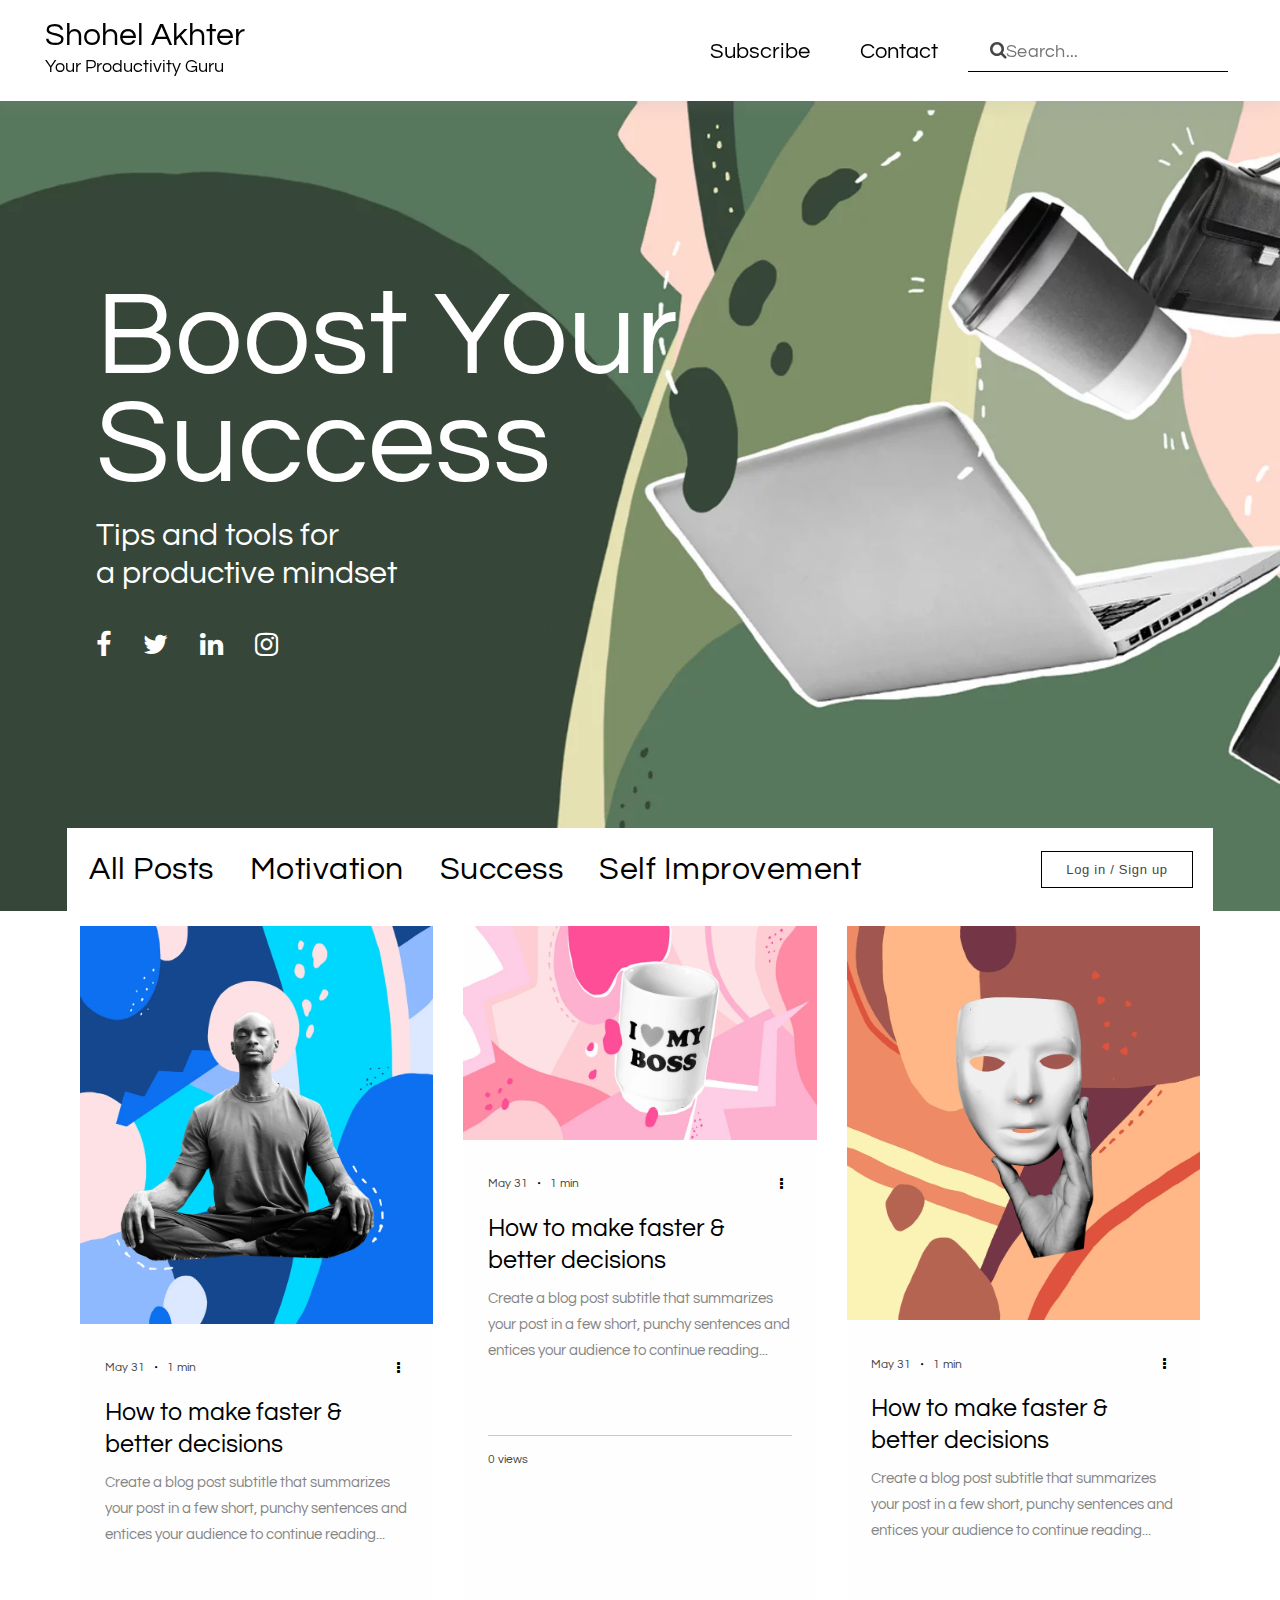
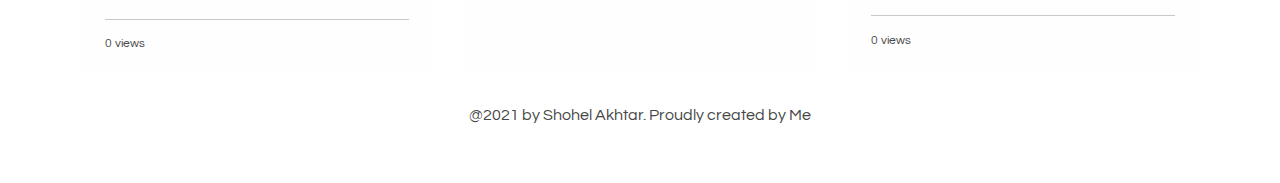
<file: A CS/self.html>
<!DOCTYPE html>
<html>
<head>
	<meta charset="utf-8">
	<title>Self improvement</title>
	<link rel="stylesheet" href="style.css">
	<link rel="stylesheet" href="https://cdnjs.cloudflare.com/ajax/libs/font-awesome/4.7.0/css/font-awesome.min.css">
	<style>
		
.last-mw{
	width: 89.5%;
	margin: auto; 
}
.last-mf{
	display: flex;
	justify-content: space-between;
	align-items: center; 
	background-color: #fff; 
	padding-right: 20px;
	padding-left: 4px;
}
.last-mf > div{
	display: flex;
}
.last-mf h3{
	font-size: 32px;
	font-weight: 400;
	letter-spacing: 0.5px;
	margin: 25px 18px;
	cursor: pointer;
}
.last-mf button{
	padding: 10px 24px;
	font-family: sans-serif;
	font-weight: lighter;
	color: #464646;
	border: 0.5px solid #000;
	background-color: #fff;
	font-size: 13px;
	cursor: pointer;
	letter-spacing: 0.7px;
}
.three{
	width: 100%;
	height: auto;
}
.three-f{
	display: flex;
	justify-content: center; 
	width: 92%;
	margin: auto;
}
.three-f1{
	width: 30%;
	height: auto;
	margin: 15px;
	background-color: #FEFEFE;
}
.three-f1 img{
	width: 100%;
	cursor: pointer;
	height: auto;
}
.three-fs{
	display: flex; 
	justify-content: space-between;
	align-items: center;
	width: 86%;
	margin-left: auto;
	margin-right: auto;
	margin-top: 33px;
	margin-bottom: 20px;
}
.three-fs1{
	display: flex;
	justify-content: center;
	align-items: center;
}
.three-f1 p{
   color: #464646;
   font-size: 12px;
   font-weight: 400;
}
.three-f1 h3{
	font-size: 25px;
	font-weight: 400;
	line-height: 32px;
	width: 86%;
	margin: auto;
	cursor: pointer;
	padding-bottom: 10px;
}
.three-f1 blockquote{
	width: 86%;
	margin: auto;
	color: #858585;
	cursor: pointer;
	font-size: 15px;
	line-height: 26px;
	font-weight: 400;
	padding-bottom: 32px;
}
.three-f1 h6{
	color: #464646;
	width: 86%;
	margin: auto;
	font-size: 12px;
	font-weight: 400;
	padding-bottom: 22px;
}
.line3{
	width: 86%;
	margin-left: auto;
	margin-right: auto;
	border: none;
	height: 0.5px;
	margin-bottom: 18px;
	margin-top: 39px;
	background-color: #CAC8C8; 
}
#dot{
	font-size: 2.5px;
	margin: 5px 10px;
}

#side2{ 
   font-size: 14px; 
   padding-right: 8.8px;
}









@media(max-width: 1100px){
.last-f h3{
	font-size: 22px; 
}
.imgm-w{
	width: 50%; 
}
}




@media(max-width: 990px){

 .last-mf h3{
	font-size: 18px; 
}
.imgm-w{
	width: 70%; 
}
.suc-f{
	display: block;
	padding-left: 0%;
}
.three-f{
	display: block;
	justify-content: center; 
	width: 89%; 
	margin: auto; 
}
.three-f1{
	width: 100%;
	margin: 0px;
	padding-top: 40px; 
}
 

}










@media(max-width: 710px){

.last-mf{ 
	padding-left: 10px;
	padding-right: 16px;
}
.last-mf > div{
	display: block; 
}
.last-mf h3{ 
	font-weight: 400;
	letter-spacing: 0.5px;
	margin: 25px 5px; 
}
.last-mf button{
	padding: 8.5px 19px; 
	font-size: 13px; 
	letter-spacing: 0.3px;
}
.imgm-w{
	width: 88%;
	margin-right: auto;
	margin-left: 6%;
	background-color: #FEFEFE;
}
.mone{
	width: 89%;
	margin: 40px auto;
}
.three-f1 h3{
	font-size: 22px; 
	line-height: 28px;
	padding-bottom: 12px;
}
.three-f1 blockquote{ 
	font-size: 16px; 
	line-height: 22px;
}

}









	</style>
</head>
<body>

	<div class="main">

		<div class="main-f">
		  <div class="main-f1">
		  	<h1 onclick="window.location.href='index.html';">Shohel Akhter</h1>
		  	<p onclick="window.location.href='index.html';">Your Productivity Guru</p>
		  </div>
		  <div class="main-f2">
		  	<p id="btn" onclick="show()">Subscribe</p>
		  	<p id="btn2" onclick="show2()">Contact</p>
		  	<i class="fa fa-search"></i>
		  	<input type="text" placeholder="Search...">
		  </div>
		</div>
	</div>

<div class="back">
	<div class="back-f">
	<h1>Boost Your<br> Success</h1>
	<p>Tips and tools for<br> a productive mindset</p>

	<div class="icons">
	   <i class="fa fa-facebook" onclick="window.open('https://www.facebook.com/')"></i>

	   <i class="fa fa-twitter" onclick="window.open('https://twitter.com/')"></i>

	   <i class="fa fa-linkedin" onclick="window.open('https://www.linkedin.com/')"></i>

	   <i class="fa fa-instagram" onclick="window.open('https://www.instagram.com/')"></i>
	</div> 
</div>

	<div class="last-mw">
      <div class="last-mf">
		<div>
		<h3 onclick="window.location.href='index.html';">All Posts</h3>
		<h3 onclick="window.location.href='motivation.html';">Motivation</h3>
		<h3 onclick="window.location.href='success.html';">Success</h3>
		<h3>Self Improvement</h3>
	</div>
	<div>
		<button type="btn" onclick="show3()">Log in / Sign up</button>
	</div>

	</div>
</div>

</div> 


<div class="three">
  <div class="three-f">

	<div class="three-f1">
	  <img src="three.webp" onclick="window.location.href='one.html';">
		<div class="three-fs">
		  <div class="three-fs1">
			<p>May 31</p>
			<i class="fa fa-circle" id="dot"></i>
			<p> 1 min</p>
	   	    </div>
			<div class="three-fs2">
			<i class="fa fa-ellipsis-v" id="side2"></i>
			</div>
			</div>
			 <h3 onclick="window.location.href='one.html';">How to make faster & better decisions</h3>
			<blockquote onclick="window.location.href='one.html';">Create a blog post subtitle that summarizes your post in a few short, punchy sentences and entices your audience to continue reading...</blockquote>

			<hr class="line3">
			<h6>0 views</h6>
		</div>


		<div class="three-f1">
	  <img src="two.webp" onclick="window.location.href='two.html';">
		<div class="three-fs">
		  <div class="three-fs1">
			<p>May 31</p>
			<i class="fa fa-circle" id="dot"></i>
			<p> 1 min</p>
	   	    </div>
			<div class="three-fs2">
			<i class="fa fa-ellipsis-v" id="side2"></i>
			</div>
			</div>
			 <h3 onclick="window.location.href='two.html';">How to make faster & better decisions</h3>
			<blockquote onclick="window.location.href='two.html';">Create a blog post subtitle that summarizes your post in a few short, punchy sentences and entices your audience to continue reading...</blockquote>

			<hr class="line3">
			<h6>0 views</h6>
		</div>


		<div class="three-f1">
	  <img src="six.webp" onclick="window.location.href='five.html';">
		<div class="three-fs">
		  <div class="three-fs1">
			<p>May 31</p>
			<i class="fa fa-circle" id="dot"></i>
			<p> 1 min</p>
	   	    </div>
			<div class="three-fs2">
			<i class="fa fa-ellipsis-v" id="side2"></i>
			</div>
			</div>
			 <h3 onclick="window.location.href='five.html';">How to make faster & better decisions</h3>
			<blockquote onclick="window.location.href='five.html';">Create a blog post subtitle that summarizes your post in a few short, punchy sentences and entices your audience to continue reading...</blockquote>

			<hr class="line3">
			<h6>0 views</h6>
		</div>



	</div>
</div>

















<div class="foot">
	<p>@2021 by Shohel Akhtar. Proudly created by Me</p>
</div>

<div class="sub" id="Subscribe">
	<div class="sub-w">
		<div class="sub-c">
			<img src="cross.png" onclick="hide()">
		<h1>Subscribe</h1>
		<p>The best decision you’ll make today.</p>
		<blockquote>Email *</blockquote>
		<input type="text"><br>
		<button type="btn" onclick="myFunction()">Submit</button>
		<h6 id="demo"></h6>
	</div>
	</div>
</div>


<div class="con" id="Contact">
	<div class="con-w">

		<div class="con-c">
			<img src="cross.png" onclick="hide2()">
		<h1>Contact</h1>
       <div class="con-8">
		<div class="con-f">
			<div>
			<p>First Name</p>
			<input type="text">
		</div>
		<div>
			<p>Last Name</p>
			<input type="text">
		</div>
		</div>
		<div class="con-f">
			<div>
			<p>Email *</p>
			<input type="text">
		</div>
		<div>
			<p>Subject</p>
			<input type="text">
		</div>
		</div>

		<p>Leave me a message...</p> 
		<textarea></textarea>
		<br>
		 
		<button type="btn" onclick="myFunction2()">Submit</button>
		<h6 id="demo2"></h6>
	</div>
</div>
	</div>
</div>



<div class="log" id="login">
	<div class="log-img">
	<i class="fa fa-times" id="cross" onclick="hide3()"></i>
	<div class="log-w">

		<div class="log-f">
			<div>
			<i class="fa fa-user-plus"></i>

			</div>
			<div>
				<h5>Demo Mode</h5>
			</div>
		</div>
		<p>To make this blog yours, start editing this template.</p>

		<div class="log-f2">
			<div>
				<button type="btn" id="btn1a" onclick="hide3()">Close</button>
			</div>
			<div>
				<button type="btn" id="btn2a" onclick="hide3()">Got It</button>
			</div>
		</div>

	</div>
</div>







<script type="text/javascript">
	
var btn = document.getElementById('btn');
var btn2 = document.getElementById('btn2');
var sub = document.getElementById('Subscribe');
var con = document.getElementById('Contact');
var log = document.getElementById('login');


function hide(){
	sub.style.display = "none"; 
}
function hide2(){ 
	con.style.display = "none";
}
function hide3(){ 
	log.style.display = "none";
}
function show(){
	sub.style.display = "block";
}
function show2(){
	con.style.display = "block";
}
function show3(){
	log.style.display = "block";
}



function myFunction() {
  document.getElementById("demo").innerHTML = "Thanks for Submitting!!";
};


function hideDiv(){
	document.getElementById('demo').style.visibility = "hidden";
}
setTimeout("hideDiv()", 7000);


function myFunction2() {
  document.getElementById("demo2").innerHTML = "Thanks for Submitting!!";
};


function hideDiv(){
	document.getElementById('demo2').style.visibility = "hidden";
}
setTimeout("hideDiv()", 7000);



</script>

</body>
</html>
</file>
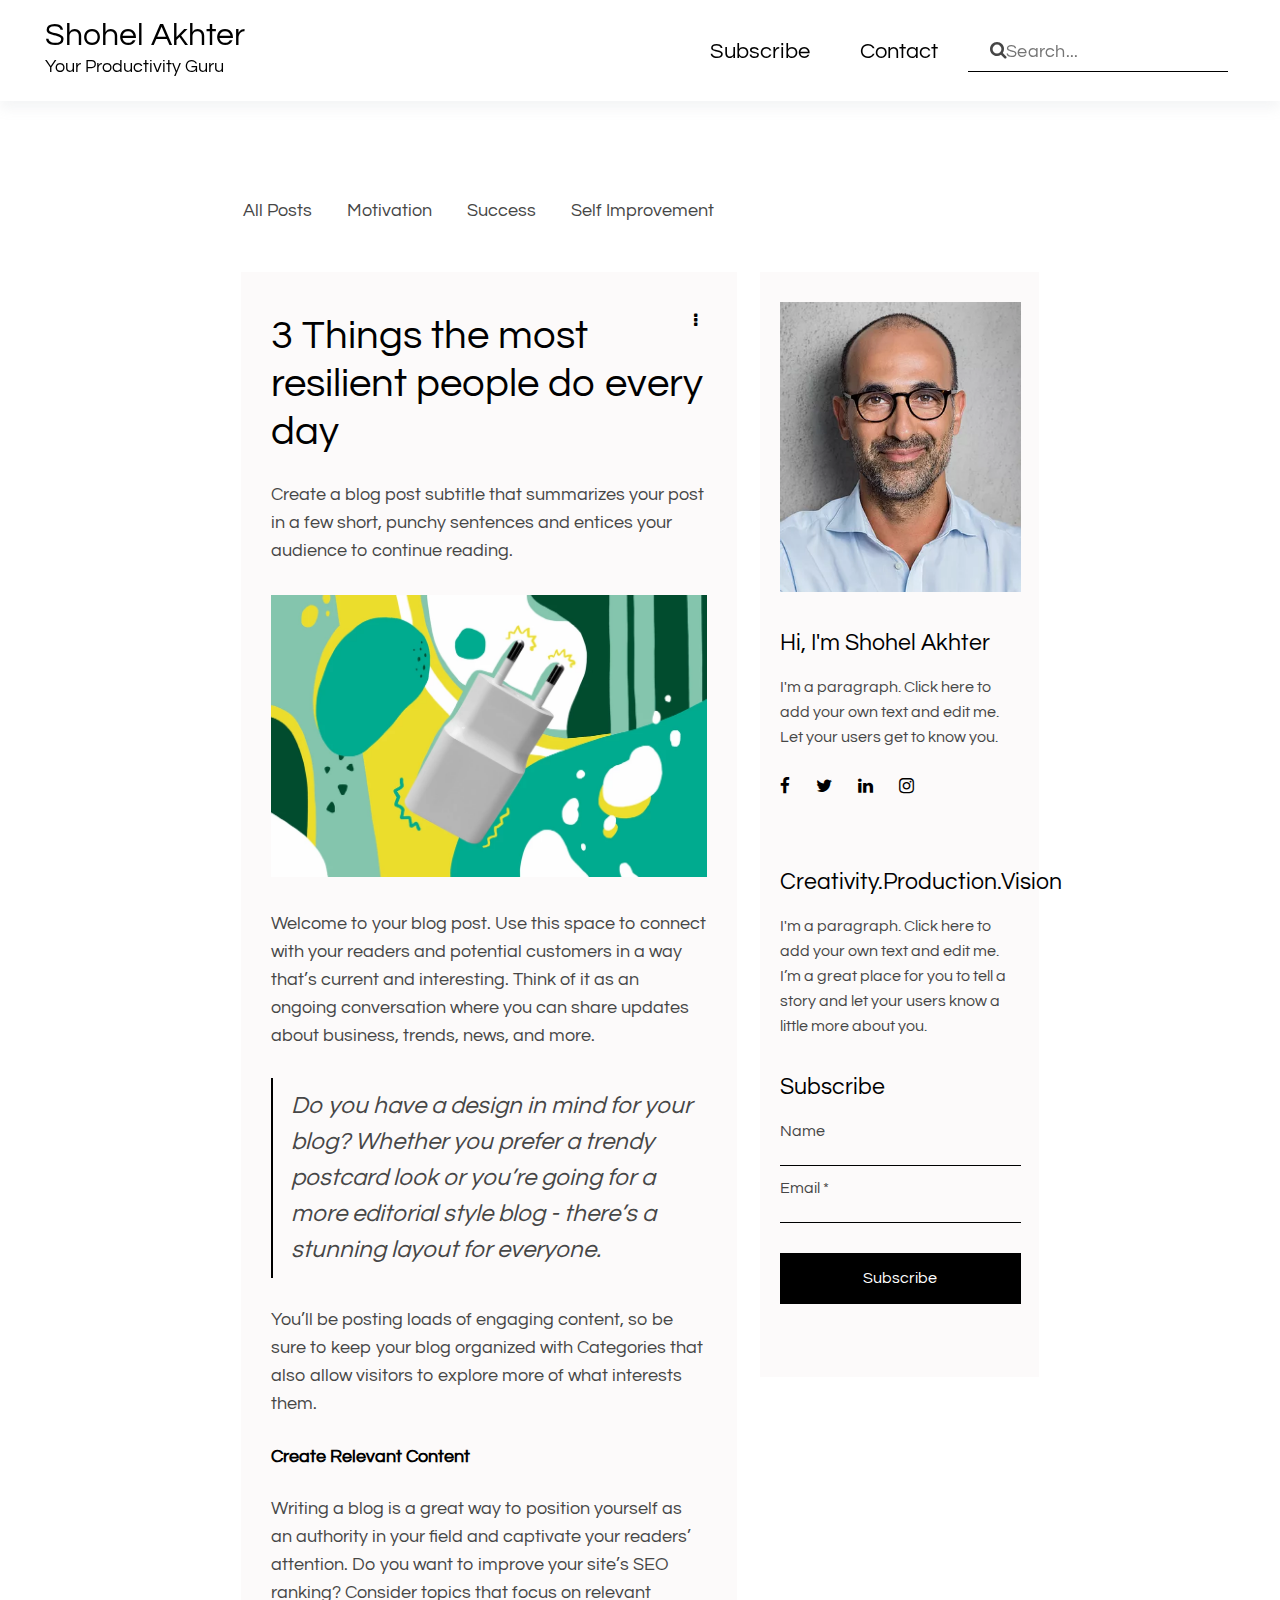
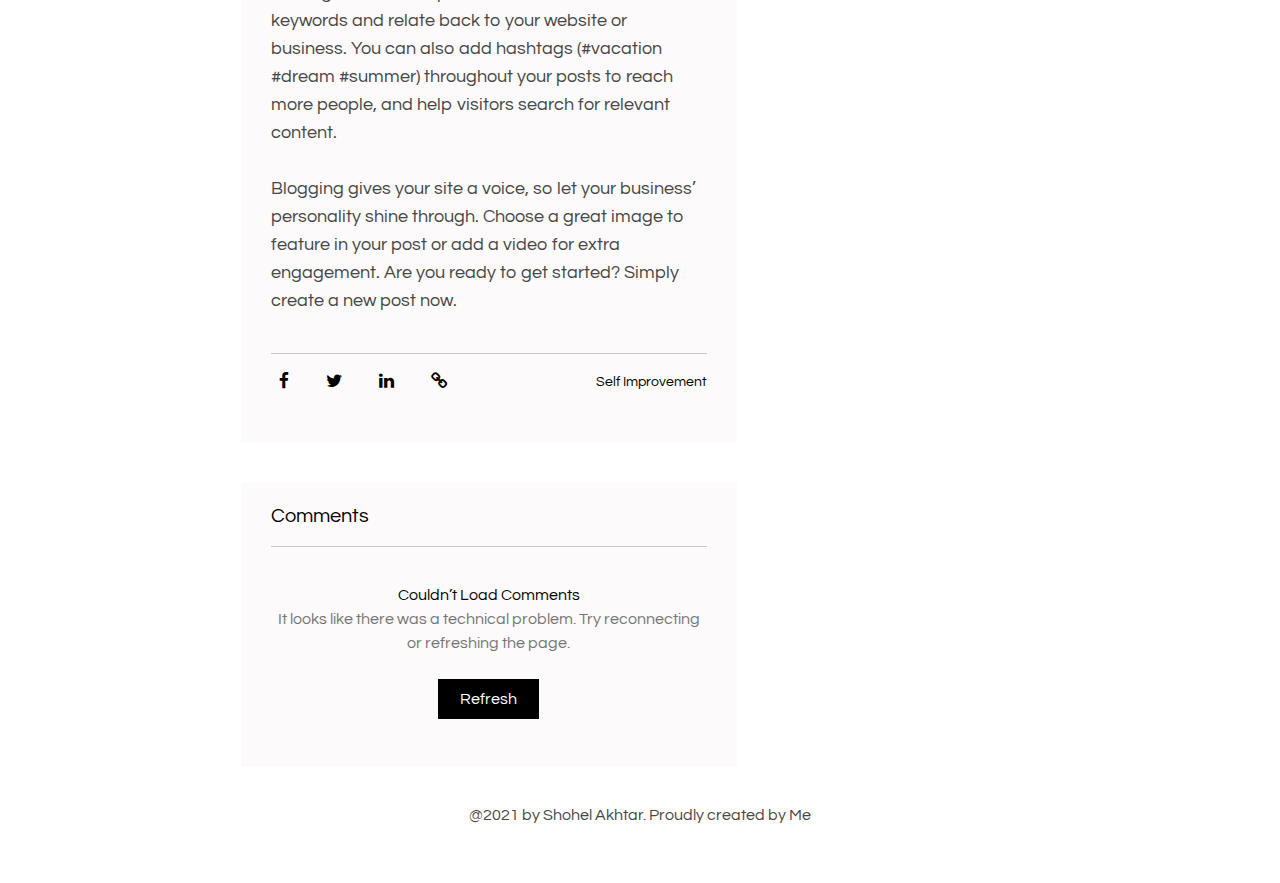
<file: A CS/six.html>
<!DOCTYPE html>
<html>
<head>
	<meta charset="utf-8">
	<title>Six</title>
	<link rel="stylesheet" href="style.css">
	<link rel="stylesheet" href="https://cdnjs.cloudflare.com/ajax/libs/font-awesome/4.7.0/css/font-awesome.min.css">
	<style>
	.four-w{
		height: auto;
		width: 100%;
	}
		.four{
			display: flex;
			justify-content: flex-start;
			align-items: center;
			width: 62%;
			margin-right: auto;
			margin-left: auto;
			margin-top: 100px;
			margin-bottom: 52px;
		}
		.four h3{
			font-size: 18px;
			font-weight: 400;
			color: #464646; 
			cursor: pointer;
			margin-right: 35px;
		}
		.work{
			width: 100%; 
			height: auto;
		}
		.work-f{
			display: flex;
			justify-content: center; 
			width: 62.3%;
			margin: auto;
		}
		.work-f1{
			width: 65%;
 			margin-right: 23px; 
			position: relative;
		}
		.work-f1a{
			width: 100%;
			background-color: #FCFAFA;
			padding: 40px 30px;
		}
		
		.work-f1a img{
			width: 100%;
			cursor: pointer;
			padding-top: 30px;
			padding-bottom: 30px;
		}
		       
		.work-f1a h2{
			font-size: 40px;
			font-weight: 400; 
			padding-bottom: 25px;
			line-height: 48px;
		}
		.work-f1a p{
			font-size: 18px;
			font-weight: 400;
			color: #464646;
			line-height: 28px; 
		}
		.work-f1a h3{
			font-style: italic;
			font-size: 24px;
			font-weight: 400;
			line-height: 36px;
			border-left: 2px solid #000;
			padding-left: 18px;
			padding-top: 10px;
			padding-bottom: 10px;
			margin: 28px 0px;
			color: #464646;
		}
		.work-f1a blockquote{
			font-size: 18px;
			font-weight: 700;
			margin-top: 25px;
			margin-bottom: 25px;
			line-height: 27px;
		}
		#second{
			padding-bottom: 28px;
		}
		.work-fs{
			display: flex;
			justify-content: space-between;
			align-items: center;
			padding-bottom: 10px;
		}
		.work-fs i{
			font-size: 17.5px;
			font-weight: 400;
			margin-right: 26px;
			margin-left: 8px;
		}
		.work-fs i:hover{
			color: #116dff;
			cursor: pointer;
		}
		.work-fs h6{
			font-size: 14px;
			line-height: 21px;
			font-weight: 400;
			cursor: pointer;
		}
		/*.rec-f{
			margin-top: 40px;
			display: flex;
			justify-content: space-between;
			align-items: center;
			margin-bottom: 30px;
		}
		.rec-f h3{
			font-size: 18px;
			font-weight: 400;
			line-height: 29px;
			color: #464646;
		}
		.rec-f h5{
			font-size: 14px;
			font-weight: 400;
			line-height: 29px;
			cursor: pointer;
		}
		.rec-f2{
			width: 76%;
			margin-right: auto;
			background-color: #FCFAFA;
		}
		.rec-f2 h4{
			font-size: 18px;
			font-weight: 400;
			line-height: 29px;
			color: #464646;
			padding-top: 19px;
			padding-left: 26px;
			cursor: pointer;
			padding-bottom: 47px;
		}*/
		.com{
			width: 100%;
			background-color: #FCFAFA;
			padding: 19px 30px 30px 30px;
			text-align: center;
			margin-top: 40px;
			margin-bottom: 20px;
		}
		.com h4{
			font-size: 20px;
			font-weight: 400;
			text-align: left;
			line-height: 28px;
			padding-bottom: 6px;
		}
		.com p{
      font-size: 16px;
      font-weight: 400;
      line-height: 24px; 
      padding-top: 19px;
		}
		.com blockquote{
       font-size: 16px;
      font-weight: 400;
      line-height: 24px; 
      color: #757575;
      padding-bottom: 12px;
		}
		.com button{
			border: none;
			background-color: #000;
			color: #fff; 
			font-size: 16px;
			font-weight: 400;
			padding: 12px 22px;
			margin-top: 12px;
			margin-bottom: 17.5px;
			cursor: pointer;
			transition: 0.3s;
		}
		.com button:hover{
			opacity: 0.7;
		}
		.work-f2{ 
			width: 35%;
			height: 100%;
			background-color: #FCFAFA; 
			padding: 30px 18px 20px 20px;
		}
		.work-f2 img{
			width: 100%;
		}
		.work-f2 h2{
			padding-top: 36px;
			padding-bottom: 10px;
			font-size: 23px;
			font-weight: 400;
		}
		.work-f2 p{
			padding-top: 10px; 
			font-size: 16px;
			font-weight: 400;
			line-height: 25px;
			color: #464646;
		}
		.right{
			margin-top: 28px;
			margin-bottom: 38px;
		}
		.right i{
			font-size: 17.5px;
			font-weight: 400;
			margin-right: 23px; 
		}
		.right i:hover{
			color: #116dff;
			cursor: pointer;
		}
		.work-f2 input{
			border-top: none;
			border-right: none;
			border-left: none;
			width: 100%;
			font-size: 18px;
			outline: none;  
			padding-bottom: 2px;
			border-bottom: 1px solid #000;
			background-color: transparent;
		}
		.work-f2 input:hover{
			padding-bottom: 1px;
			border-bottom: 2px solid #000;
		}
		.work-f2 button{
			width: 100%;
			padding: 17.5px 20px;
			text-align: center;
			background-color: #000;
			color: #fff;
			font-size: 16px;
			font-weight: 400;
			border: none;
			outline: none;
			margin-top: 30px;
			margin-bottom: 53px;
			transition: 0.3s;
			cursor: pointer;
		}
		.work-f2 button:hover{
			background-color: transparent;
			color: #000;
		}
		#top{
			position: absolute;
			top: 40px;
			right: 40px;
		}
		 
		.line2{
	width: 100%;
	margin-left: auto;
	margin-right: auto;
	border: none;
	height: 0.5px;
	margin-bottom: 18px;
	margin-top: 10px;
	background-color: #CAC8C8; 
}
.hidden{
	position: relative;
}
.hidden strong{
	position: absolute;
	top: 10px;
	left: 10px;
	font-size: 11px;
	letter-spacing: 0.3px;
	background-color: red;
	padding: 0px 5px 5px 5px;
	border-radius: 4px;
	cursor: pointer;
	color: #fff;
	display: none;
}
.hidden strong i{
	font-size: 15px;
	padding-top: 4px;
	padding-right: 3.5px;
}
#sink2{
	position: absolute;
	top: 10px;
	right: 10px;
	background-color: #fff;
	color: #000;
	padding: 8px;
	border-radius: 50%;
	font-size: 12px;
	cursor: pointer;
	font-weight: lighter; 
	display: none;
}
.hidden:hover #sink2{
  display: block;
}
.hidden:hover strong{
  display: block;
} 
.pic{
	width: 100%;
	height: 100vh;
	background-color: #fff;
	position: fixed; 
	top: 0%;
	display: none;
}
.pic-f{
	display: flex;
	justify-content: space-between;
	align-items: center;
	position: relative;
}
.pic-f1 i{
	font-size: 30px; 
	cursor: pointer;
	position: absolute;
	top: 18px;
	left: 44px;
}
.pic-f2 img{
	width: 30px; 
	cursor: pointer; 
	position: absolute;
	top: 18px;
	right: 44px;
}
.pic-img img{
	width: 45%; 
	height: 60%;
	position: absolute;
	top: 50%;
	left: 50%;
	transform: translate(-50%, -50%);
}










@media(max-width:1100px){
.work-f{  
			width: 89%; 
		}
		.work-f1{
			width: 100%;
 			margin-right: 23px; 
			position: relative;
		}
		.work-f1a{
			width: 100%;
			background-color: #FCFAFA;
			padding: 40px 30px;
		}
		.four{ 
			width: 89%; 
		}
}

@media(max-width:900px){
	.work-f{  
			width: 89%;
			display: block; 
		}
		.work-f2{ 
			width: 50%; 
			margin-bottom: 30px;
		}
}

@media(max-width: 710px){
		.four h3{
			font-size: 15px; 
			margin-right: 15px;
		}
		.work-f1a h2{
			font-size: 22px; 
			line-height: 29px;
		}
		.work-f1a p{
			font-size: 16px; 
			line-height: 22px; 
		}
		.work-f1a h3{ 
			font-size: 20px; 
			line-height: 26px;
			border-left: 2px solid #000; 
		}
		.work-f1a blockquote{
			font-size: 16px; 
			line-height: 22px;
		}
		#top{
			position: absolute;
			top: 45px;
			right: 20px;
		}
		.work-fs i{
			font-size: 15px; 
			margin-right: 10px;
			margin-left: 4px;
		}
		.work-f2{ 
			width: 100%; 
		} 
		.work-f2 h2{ 
			font-size: 20px; 
		}
		.work-f2 p{  
			font-size: 15px; 
			line-height: 22px; 
		}
		.right{
			margin-top: 25px;
			margin-bottom: 25px;
		}
		.right i{
			font-size: 15px; 
			margin-right: 15px; 
		} 
		.work-f2 input{ 
			font-size: 15px; 
		}
}










	</style>
</head>
<body>
	<div class="main">

		<div class="main-f">
		  <div class="main-f1">
		  	<h1 onclick="window.location.href='index.html';">Shohel Akhter</h1>
		  	<p onclick="window.location.href='index.html';">Your Productivity Guru</p>
		  </div>
		  <div class="main-f2">
		  	<p id="btn" onclick="show()">Subscribe</p>
		  	<p id="btn2" onclick="show2()">Contact</p>
		  	<i class="fa fa-search"></i>
		  	<input type="text" placeholder="Search...">
		  </div>
		</div>

 </div>

<div class="four-w">
<div class="four">
	<h3 onclick="window.location.href='index.html';">All Posts</h3>
	<h3 onclick="window.location.href='motivation.html';">Motivation</h3>
	<h3 onclick="window.location.href='success.html';">Success</h3>
	<h3 onclick="window.location.href='self.html';">Self Improvement</h3>
</div>
</div>

<div class="work">
	<div class="work-f">

		<div class="work-f1">

			<div class="work-f1a">
			<h2>3 Things the most resilient people do every day</h2>
			<i class="fa fa-ellipsis-v" id="top"></i>

			<p>Create a blog post subtitle that summarizes your post in a few short, punchy sentences and entices your audience to continue reading.</p>
      
      <div class="hidden">
		<img src="seven.webp" onclick="show4()">  
			<strong id="sink"><i class="fa fa-pinterest"></i> Save</strong>
    <h5 id="sink2"><i class="fa fa-expand" onclick="show4()"></i></h5>
		</div>

			<p>Welcome to your blog post. Use this space to connect with your readers and potential customers in a way that’s current and interesting. Think of it as an ongoing conversation where you can share updates about business, trends, news, and more. </p>
			<h3>Do you have a design in mind for your blog? Whether you prefer a trendy postcard look or you’re going for a more editorial style blog - there’s a stunning layout for everyone.</h3>
			<p>You’ll be posting loads of engaging content, so be sure to keep your blog organized with Categories that also allow visitors to explore more of what interests them.</p>
			<blockquote>Create Relevant Content</blockquote>
			<p id="second">Writing a blog is a great way to position yourself as an authority in your field and captivate your readers’ attention. Do you want to improve your site’s SEO ranking? Consider topics that focus on relevant keywords and relate back to your website or business. You can also add hashtags (#vacation #dream #summer) throughout your posts to reach more people, and help visitors search for relevant content.</p>
			<p id="second">Blogging gives your site a voice, so let your business’ personality shine through. Choose a great image to feature in your post or add a video for extra engagement. Are you ready to get started? Simply create a new post now.</p>

			<hr class="line2">

<div class="work-fs">
	<div>
		<i class="fa fa-facebook" onclick="window.open('https://www.facebook.com/')"></i>

	   <i class="fa fa-twitter" onclick="window.open('https://twitter.com/')"></i>

	   <i class="fa fa-linkedin" onclick="window.open('https://www.linkedin.com/')"></i>
      
     <i class="fa fa-link" onclick="window.open('https://www.linkedin.com/')"></i>

	</div>
	<div>
		<h6 onclick="window.location.href='self.html';">Self Improvement</h6>
	</div>
</div>
</div>


<div class="com">
	<h4>Comments</h4>
	<hr class="line2">
	<p>Couldn’t Load Comments</p>
	<blockquote>It looks like there was a technical problem. Try reconnecting or refreshing the page.</blockquote>
	<button type="btn">Refresh</button>
</div>

		</div>






		<div class="work-f2">
			<img src="man.webp">

			<h2>Hi, I'm Shohel Akhter</h2>

			<p>I'm a paragraph. Click here to add your own text and edit me. Let your users get to know you.</p>

<div class="right">
		<i class="fa fa-facebook" onclick="window.open('https://www.facebook.com/')"></i>

	   <i class="fa fa-twitter" onclick="window.open('https://twitter.com/')"></i>

	   <i class="fa fa-linkedin" onclick="window.open('https://www.linkedin.com/')"></i>
      
     <i class="fa fa-instagram" onclick="window.open('https://www.instagram.com/')"></i>

	</div>
<h2>Creativity.Production.Vision</h2>

<p>I'm a paragraph. Click here to add your own text and edit me. I’m a great place for you to tell a story and let your users know a little more about you.</p>

<h2>Subscribe</h2>
<p>Name</p>
<input type="text" name="">
<p>Email *</p>
<input type="text" name="">
<br>
<button  >Subscribe</button>
		</div> 


	</div>
</div>



















<div class="foot">
	<p>@2021 by Shohel Akhtar. Proudly created by Me</p>
</div>





<div class="sub" id="Subscribe">
	<div class="sub-w">
		<div class="sub-c">
			<img src="cross.png" onclick="hide()">
		<h1>Subscribe</h1>
		<p>The best decision you’ll make today.</p>
		<blockquote>Email *</blockquote>
		<input type="text"><br>
		<button type="btn" onclick="myFunction()">Submit</button>
		<h6 id="demo"></h6>
	</div>
	</div>
</div>


<div class="con" id="Contact">
	<div class="con-w">

		<div class="con-c">
			<img src="cross.png" onclick="hide2()">
		<h1>Contact</h1>
       <div class="con-8">
		<div class="con-f">
			<div>
			<p>First Name</p>
			<input type="text">
		</div>
		<div>
			<p>Last Name</p>
			<input type="text">
		</div>
		</div>
		<div class="con-f">
			<div>
			<p>Email *</p>
			<input type="text">
		</div>
		<div>
			<p>Subject</p>
			<input type="text">
		</div>
		</div>

		<p>Leave me a message...</p> 
		<textarea></textarea>
		<br>
		 
		<button type="btn" onclick="myFunction2()">Submit</button>
		<h6 id="demo2"></h6>
	</div>
</div>
	</div>
</div>





<div class="pic" id="pic">
	<div class="pic-f">

		<div class="pic-f1">
			<i class="fa fa-expand"></i>
		</div>
		<div class="pic-f2">
			<img src="cross.png" onclick="hide4()">
		</div>
	</div>
<div class="pic-img">
	<img src="seven.webp">
</div>
</div>





<script type="text/javascript">
	
var btn = document.getElementById('btn');
var btn2 = document.getElementById('btn2');
var sub = document.getElementById('Subscribe');
var con = document.getElementById('Contact'); 
var pic = document.getElementById('pic');


function hide(){
	sub.style.display = "none"; 
}
function hide2(){ 
	con.style.display = "none";
} 
function hide4(){
	pic.style.display = "none"; 
}


function show(){
	sub.style.display = "block";
}
function show2(){
	con.style.display = "block";
}
function show4(){
	pic.style.display = "block";
}



function myFunction() {
  document.getElementById("demo").innerHTML = "Thanks for Submitting!!";
};


function hideDiv(){
	document.getElementById('demo').style.visibility = "hidden";
}
setTimeout("hideDiv()", 7000);


function myFunction2() {
  document.getElementById("demo2").innerHTML = "Thanks for Submitting!!";
};


function hideDiv(){
	document.getElementById('demo2').style.visibility = "hidden";
}
setTimeout("hideDiv()", 7000);



</script>




</body>
</html>
</file>
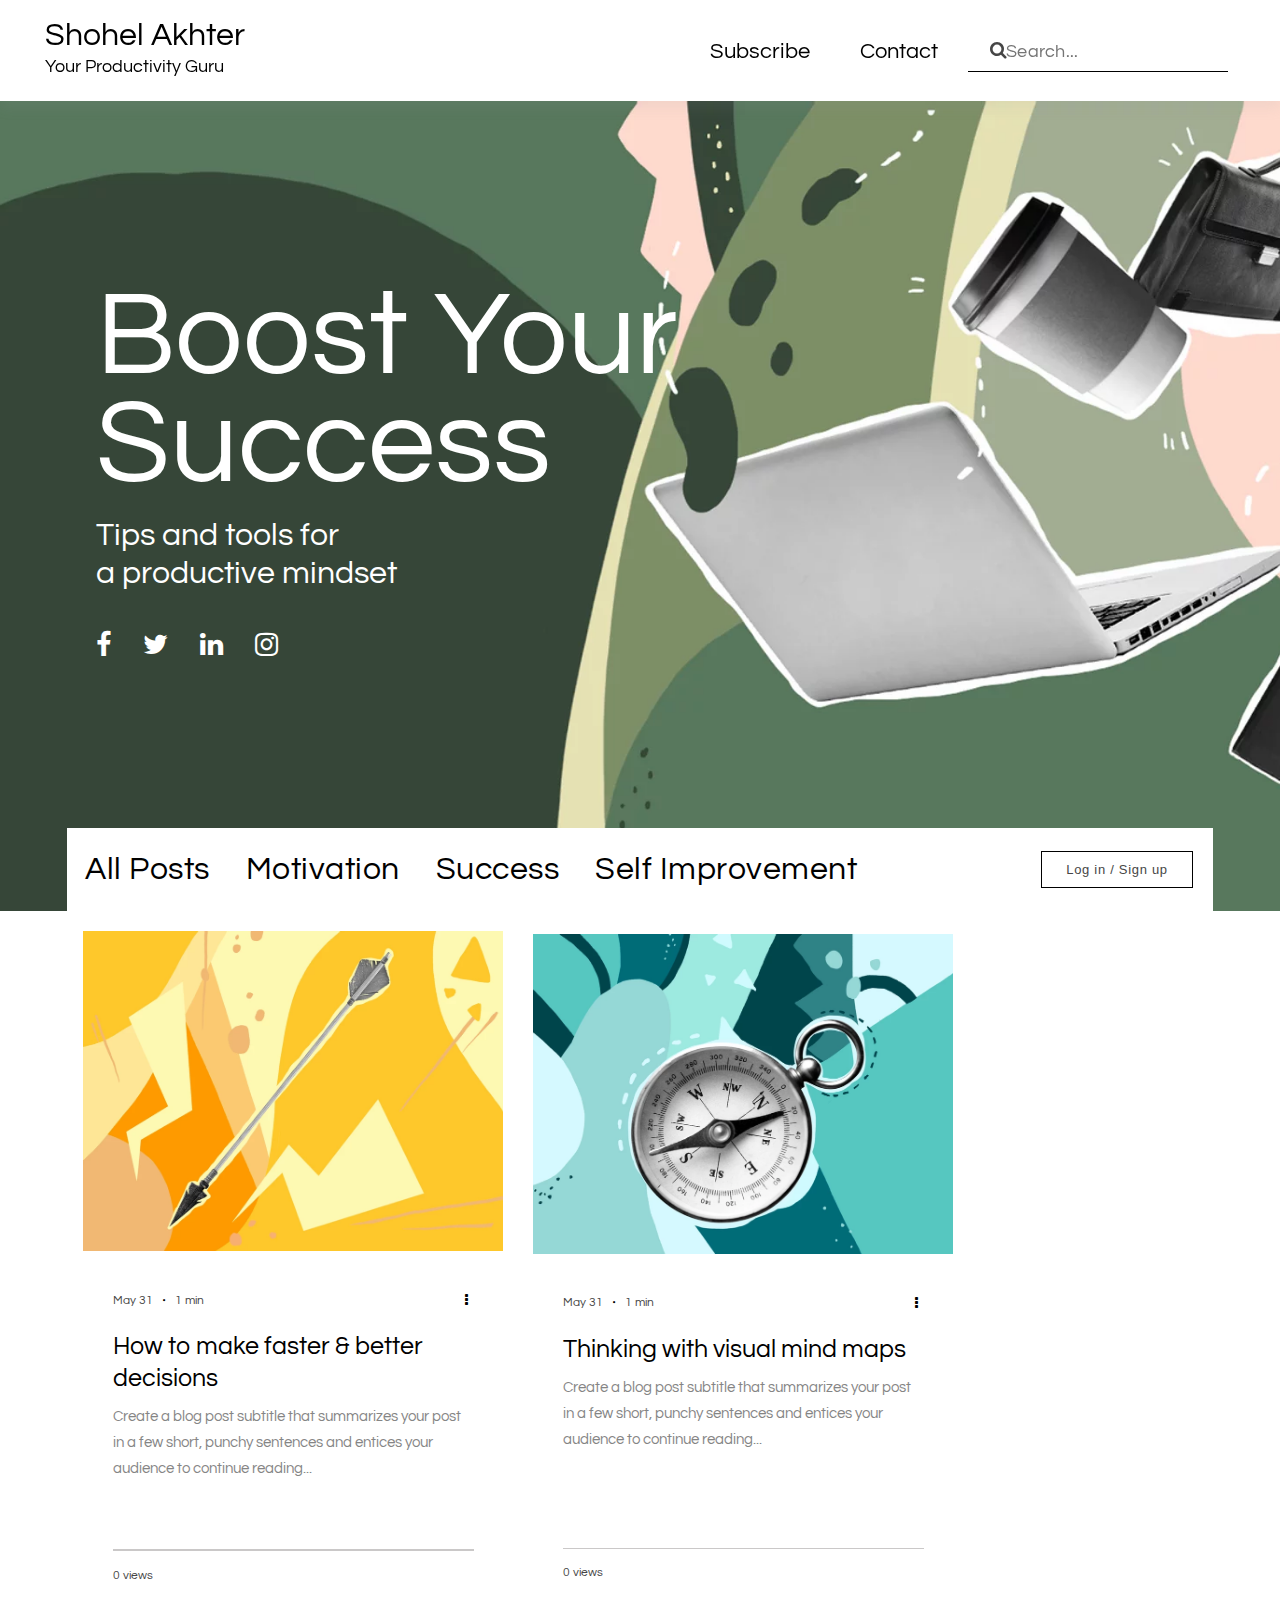
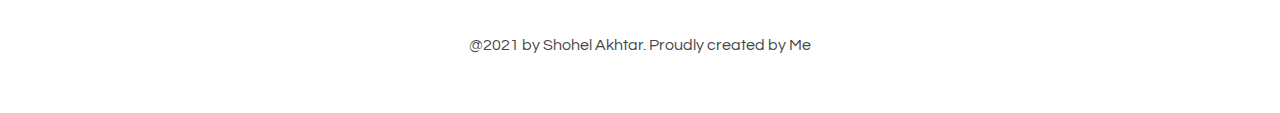
<file: A CS/success.html>
<!DOCTYPE html>
<html>
<head>
	<meta charset="utf-8">
	<title>Success</title>
	<link rel="stylesheet" href="style.css">
	<link rel="stylesheet" href="https://cdnjs.cloudflare.com/ajax/libs/font-awesome/4.7.0/css/font-awesome.min.css">
	<style>
	*{
		padding: 0;
		margin: 0;
	} 
.line2{
	width: 86%;
	margin-left: auto;
	margin-right: auto;
	border: none;
	height: 0.5px;
	margin-bottom: 18px;
	margin-top: 63px;
	background-color: #CAC8C8; 
}
.last-mw{
	width: 89.5%;
	margin: auto; 
}
.last-mf{
	display: flex;
	justify-content: space-between;
	align-items: center; 
	background-color: #fff; 
	padding-right: 20px;
}
.last-mf > div{
	display: flex;
}
.last-mf h3{
	font-size: 32px;
	font-weight: 400;
	letter-spacing: 0.5px;
	margin: 25px 18px;
	cursor: pointer;
}
.last-mf button{
	padding: 10px 24px;
	font-family: sans-serif;
	font-weight: lighter;
	color: #464646;
	border: 0.5px solid #000;
	background-color: #fff;
	font-size: 13px;
	cursor: pointer;
	letter-spacing: 0.7px;
}
#side2{ 
   font-size: 14px; 
   padding-right: 10px;
}
.suc-f{
	display: flex;
	justify-content: flex-start;
	align-items: center;
	height: auto;
	width: 100%; 
	padding-left: 6.5%;
}
.mone{
	width: 420px;
	height: auto;
	margin-top: 20px; 
	margin-right: 30px;
	margin-bottom: 13px;
}
.mone img{
	width: 100%;
	height: 320px; 
	cursor: pointer;
}
.mone-f{
	display: flex;
	justify-content: space-between;
	align-items: center;
	width: 86%;
	padding-top: 38px;
	padding-bottom: 22px;
	margin: auto;
}
.mone-f p{
   color: #464646;
   font-size: 12px;
   font-weight: 400;
}
.mone h3{
	font-size: 25px;
	font-weight: 400;
	line-height: 32px;
	width: 86%;
	margin: auto;
	cursor: pointer;
	padding-bottom: 10px;
}
.mone blockquote{
	width: 86%;
	margin: auto;
	color: #858585;
	cursor: pointer;
	font-size: 15px;
	line-height: 26px;
	font-weight: 400;
	padding-bottom: 32px;
}
.mone h6{
	color: #464646;
	width: 86%;
	margin: auto;
	font-size: 12px;
	font-weight: 400;
	padding-bottom: 22px;
}
.line2{
	width: 86%;
	margin-left: auto;
	margin-right: auto;
	border: none;
	height: 0.5px;
	margin-bottom: 18px;
	margin-top: 63px;
	background-color: #CAC8C8; 
}
.line3{
	width: 86%;
	margin-left: auto;
	margin-right: auto;
	border: none;
	height: 1.5px;
	margin-bottom: 18px;
	margin-top: 35px;
	background-color: #CAC8C8; 
}
.mone-f1{
	display: flex;
	justify-content: space-between;
	align-items: center;
}
.mone-f p{
   color: #464646;
   font-size: 12px;
   font-weight: 400;
}
#dot{
	font-size: 2.5px;
	margin: 5px 10px;
}

#side2{ 
   font-size: 14px; 
   padding-right: 6px;
}








@media(max-width: 1100px){
.last-f h3{
	font-size: 22px; 
}
.imgm-w{
	width: 50%; 
}
}




@media(max-width: 990px){

 .last-mf h3{
	font-size: 18px; 
}
.imgm-w{
	width: 70%; 
}
.suc-f{
	display: block;
	padding-left: 5%;
}
.mone{
	width: 80%;
	margin: 40px auto;
}

}










@media(max-width: 710px){

.last-mf{ 
	padding-left: 10px;
	padding-right: 16px;
}
.last-mf > div{
	display: block; 
}
.last-mf h3{ 
	font-weight: 400;
	letter-spacing: 0.5px;
	margin: 25px 5px; 
}
.last-mf button{
	padding: 8.5px 19px; 
	font-size: 13px; 
	letter-spacing: 0.3px;
}
.imgm-w{
	width: 88%;
	margin-right: auto;
	margin-left: 6%;
	background-color: #FEFEFE;
}
.mone{
	width: 89%;
	margin: 40px auto;
}
 
.mone h3{
	font-size: 22px; 
	line-height: 28px;
	padding-bottom: 12px;
}
.mone blockquote{ 
	font-size: 16px; 
	line-height: 22px;
	padding-bottom: 0px;
}
.line3{ 
	margin-top: 30px;  
}
.line2{ 
	margin-top: 30px;  
}
}








	</style>
</head>
<body>
	<div class="main">

		<div class="main-f">
		  <div class="main-f1">
		  	<h1 onclick="window.location.href='index.html';">Shohel Akhter</h1>
		  	<p onclick="window.location.href='index.html';">Your Productivity Guru</p>
		  </div>
		  <div class="main-f2">
		  	<p id="btn" onclick="show()">Subscribe</p>
		  	<p id="btn2" onclick="show2()">Contact</p>
		  	<i class="fa fa-search"></i>
		  	<input type="text" placeholder="Search...">
		  </div>
		</div>
	</div>

<div class="back">
	<div class="back-f">
	<h1>Boost Your<br> Success</h1>
	<p>Tips and tools for<br> a productive mindset</p>

	<div class="icons">
	   <i class="fa fa-facebook" onclick="window.open('https://www.facebook.com/')"></i>

	   <i class="fa fa-twitter" onclick="window.open('https://twitter.com/')"></i>

	   <i class="fa fa-linkedin" onclick="window.open('https://www.linkedin.com/')"></i>

	   <i class="fa fa-instagram" onclick="window.open('https://www.instagram.com/')"></i>
	</div> 
</div>

	<div class="last-mw">
      <div class="last-mf">
		<div>
		<h3 onclick="window.location.href='index.html';">All Posts</h3>
		<h3 onclick="window.location.href='motivation.html';">Motivation</h3>
		<h3>Success</h3>
		<h3 onclick="window.location.href='self.html';">Self Improvement</h3>
	</div>
	<div>
		<button type="btn" onclick="show3()">Log in / Sign up</button>
	</div>

	</div>
</div>

</div> 

<div class="suc-f">
 
		<div class="mone">
			<img src="five.webp" onclick="window.location.href='three.html';">
			<div class="mone-f">
				<div class="mone-f1">

					<p>May 31</p>
					<i class="fa fa-circle" id="dot"></i>
					<p> 1 min</p>
				</div>
				<div class="mone-f2">
					<i class="fa fa-ellipsis-v" id="side2"></i>
				</div>
			</div>
			<h3 onclick="window.location.href='three.html';">How to make faster & better decisions</h3>
			<blockquote onclick="window.location.href='three.html';">Create a blog post subtitle that summarizes your post in a few short, punchy sentences and entices your audience to continue reading...</blockquote>

			<hr class="line3">
			<h6>0 views</h6>
		</div> 
		<div class="mone">
			<img src="four.webp" onclick="window.location.href='four.html';">
			<div class="mone-f">
				<div class="mone-f1">

					<p>May 31</p>
					<i class="fa fa-circle" id="dot"></i>
					<p> 1 min</p>
				</div>
				<div class="mone-f2">
					<i class="fa fa-ellipsis-v" id="side2"></i>
				</div>
			</div>
			<h3 onclick="window.location.href='four.html';">Thinking with visual mind maps</h3>
			<blockquote id="space" onclick="window.location.href='four.html';">Create a blog post subtitle that summarizes your post in a few short, punchy sentences and entices your audience to continue reading...</blockquote>

			<hr class="line2">
			<h6>0 views</h6>
		</div> 


</div>












<div class="foot">
	<p>@2021 by Shohel Akhtar. Proudly created by Me</p>
</div>



<div class="sub" id="Subscribe">
	<div class="sub-w">
		<div class="sub-c">
			<img src="cross.png" onclick="hide()">
		<h1>Subscribe</h1>
		<p>The best decision you’ll make today.</p>
		<blockquote>Email *</blockquote>
		<input type="text"><br>
		<button type="btn" onclick="myFunction()">Submit</button>
		<h6 id="demo"></h6>
	</div>
	</div>
</div>


<div class="con" id="Contact">
	<div class="con-w">

		<div class="con-c">
			<img src="cross.png" onclick="hide2()">
		<h1>Contact</h1>
       <div class="con-8">
		<div class="con-f">
			<div>
			<p>First Name</p>
			<input type="text">
		</div>
		<div>
			<p>Last Name</p>
			<input type="text">
		</div>
		</div>
		<div class="con-f">
			<div>
			<p>Email *</p>
			<input type="text">
		</div>
		<div>
			<p>Subject</p>
			<input type="text">
		</div>
		</div>

		<p>Leave me a message...</p> 
		<textarea></textarea>
		<br>
		 
		<button type="btn" onclick="myFunction2()">Submit</button>
		<h6 id="demo2"></h6>
	</div>
</div>
	</div>
</div>



<div class="log" id="login">
	<div class="log-img">
	<i class="fa fa-times" id="cross" onclick="hide3()"></i>
	<div class="log-w">

		<div class="log-f">
			<div>
			<i class="fa fa-user-plus"></i>

			</div>
			<div>
				<h5>Demo Mode</h5>
			</div>
		</div>
		<p>To make this blog yours, start editing this template.</p>

		<div class="log-f2">
			<div>
				<button type="btn" id="btn1a" onclick="hide3()">Close</button>
			</div>
			<div>
				<button type="btn" id="btn2a" onclick="hide3()">Got It</button>
			</div>
		</div>

	</div>
</div>







<script type="text/javascript">
	
var btn = document.getElementById('btn');
var btn2 = document.getElementById('btn2');
var sub = document.getElementById('Subscribe');
var con = document.getElementById('Contact');
var log = document.getElementById('login');


function hide(){
	sub.style.display = "none"; 
}
function hide2(){ 
	con.style.display = "none";
}
function hide3(){ 
	log.style.display = "none";
}
function show(){
	sub.style.display = "block";
}
function show2(){
	con.style.display = "block";
}
function show3(){
	log.style.display = "block";
}



function myFunction() {
  document.getElementById("demo").innerHTML = "Thanks for Submitting!!";
};


function hideDiv(){
	document.getElementById('demo').style.visibility = "hidden";
}
setTimeout("hideDiv()", 7000);


function myFunction2() {
  document.getElementById("demo2").innerHTML = "Thanks for Submitting!!";
};


function hideDiv(){
	document.getElementById('demo2').style.visibility = "hidden";
}
setTimeout("hideDiv()", 7000);



</script>







</div>
</body>
</html>
</file>
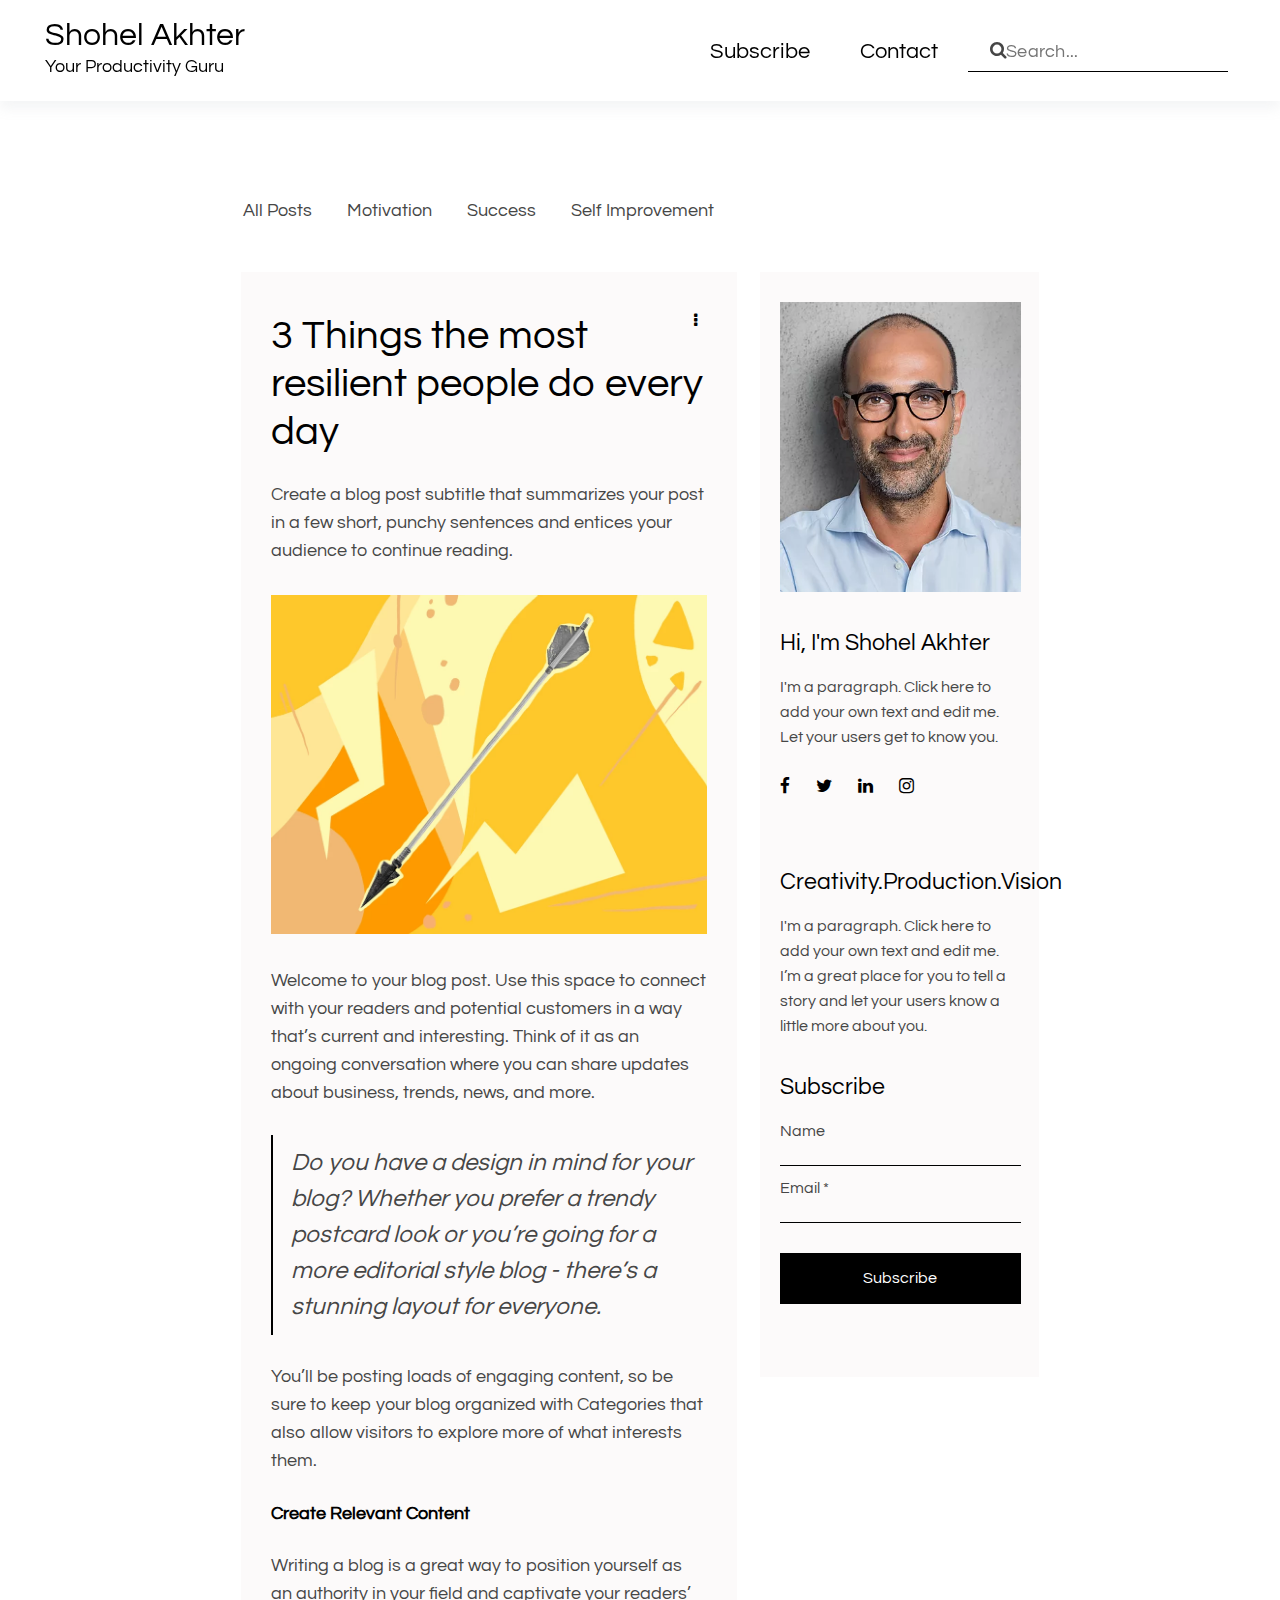
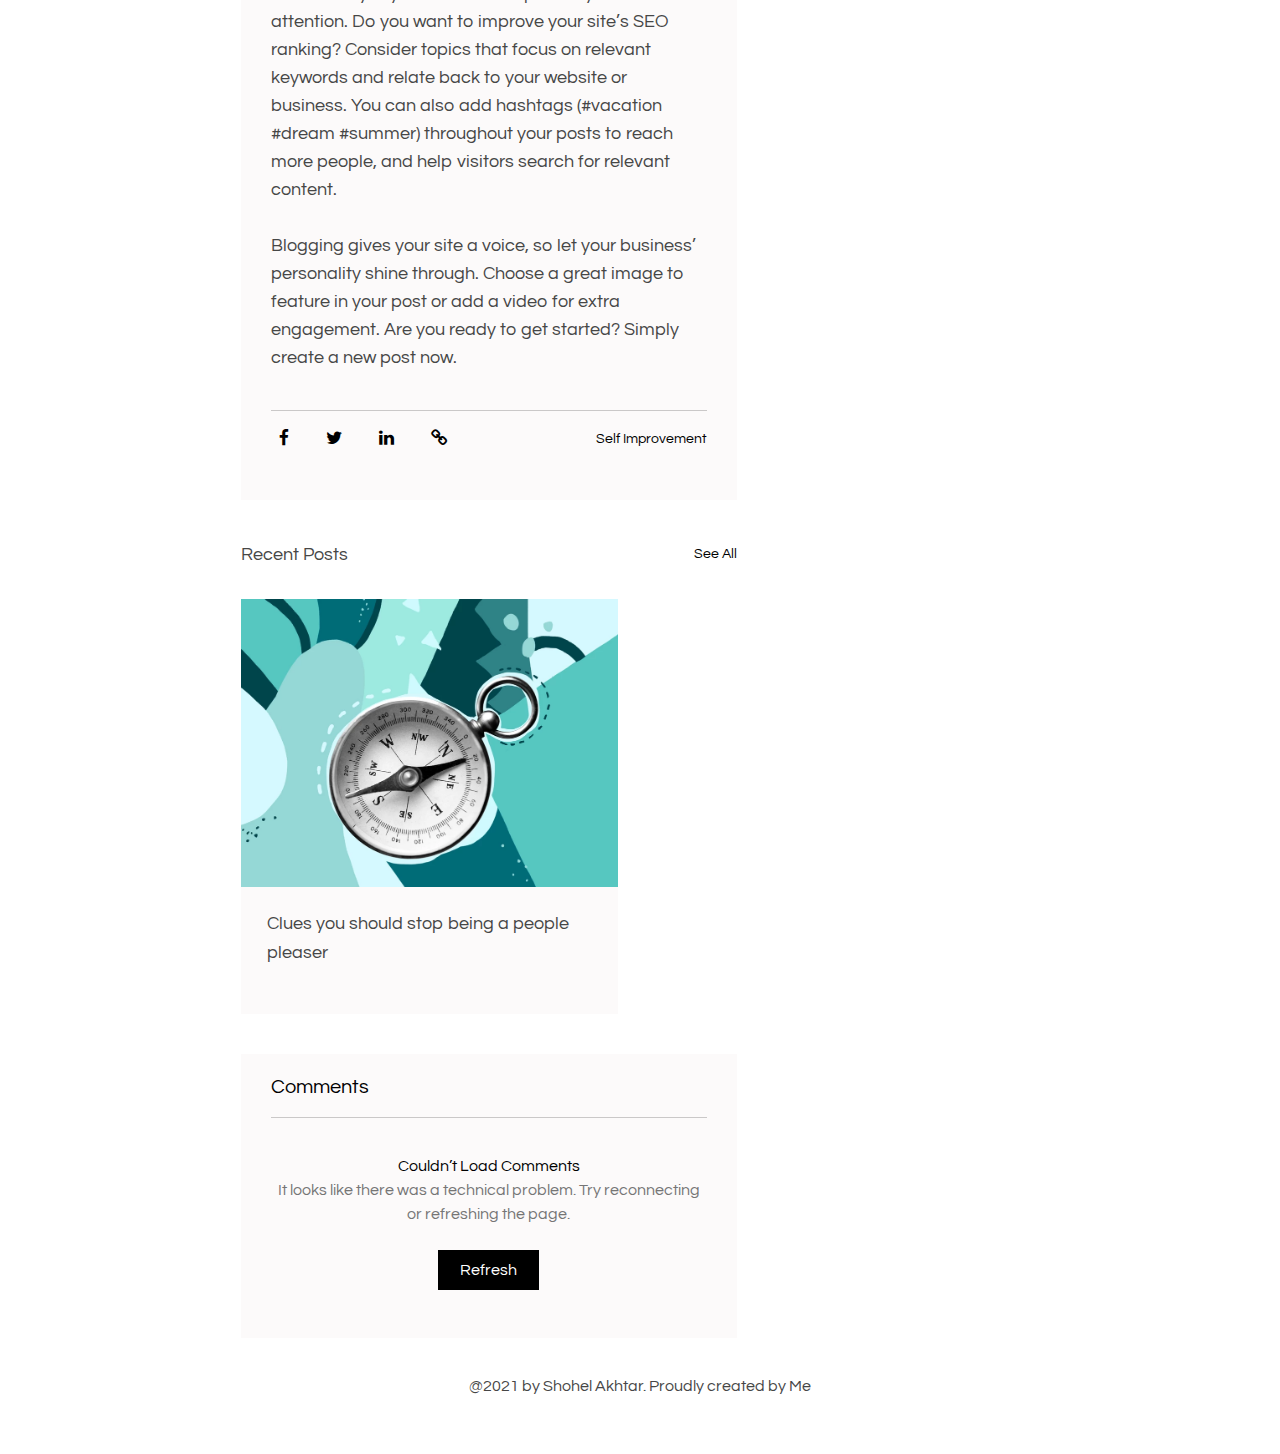
<file: A CS/three.html>
<!DOCTYPE html>
<html>
<head>
	<meta charset="utf-8">
	<title>Three</title>
	<link rel="stylesheet" href="style.css">
	<link rel="stylesheet" href="https://cdnjs.cloudflare.com/ajax/libs/font-awesome/4.7.0/css/font-awesome.min.css">
	<style>
	.four-w{
		height: auto;
		width: 100%;
	}
		.four{
			display: flex;
			justify-content: flex-start;
			align-items: center;
			width: 62%;
			margin-right: auto;
			margin-left: auto;
			margin-top: 100px;
			margin-bottom: 52px;
		}
		.four h3{
			font-size: 18px;
			font-weight: 400;
			color: #464646; 
			cursor: pointer;
			margin-right: 35px;
		}
		.work{
			width: 100%; 
			height: auto;
		}
		.work-f{
			display: flex;
			justify-content: center; 
			width: 62.3%;
			margin: auto;
		}
		.work-f1{
			width: 65%;
 			margin-right: 23px; 
			position: relative;
		}
		.work-f1a{
			width: 100%;
			background-color: #FCFAFA;
			padding: 40px 30px;
		}
		
		.work-f1a img{
			width: 100%;
			cursor: pointer;
			padding-top: 30px;
			padding-bottom: 30px;
		}
		       
		.work-f1a h2{
			font-size: 40px;
			font-weight: 400; 
			padding-bottom: 25px;
			line-height: 48px;
		}
		.work-f1a p{
			font-size: 18px;
			font-weight: 400;
			color: #464646;
			line-height: 28px; 
		}
		.work-f1a h3{
			font-style: italic;
			font-size: 24px;
			font-weight: 400;
			line-height: 36px;
			border-left: 2px solid #000;
			padding-left: 18px;
			padding-top: 10px;
			padding-bottom: 10px;
			margin: 28px 0px;
			color: #464646;
		}
		.work-f1a blockquote{
			font-size: 18px;
			font-weight: 700;
			margin-top: 25px;
			margin-bottom: 25px;
			line-height: 27px;
		}
		#second{
			padding-bottom: 28px;
		}
		.work-fs{
			display: flex;
			justify-content: space-between;
			align-items: center;
			padding-bottom: 10px;
		}
		.work-fs i{
			font-size: 17.5px;
			font-weight: 400;
			margin-right: 26px;
			margin-left: 8px;
		}
		.work-fs i:hover{
			color: #116dff;
			cursor: pointer;
		}
		.work-fs h6{
			font-size: 14px;
			line-height: 21px;
			font-weight: 400;
			cursor: pointer;
		}
		.rec-f{
			margin-top: 40px;
			display: flex;
			justify-content: space-between;
			align-items: center;
			margin-bottom: 30px;
		}
		.rec-f h3{
			font-size: 18px;
			font-weight: 400;
			line-height: 29px;
			color: #464646;
		}
		.rec-f h5{
			font-size: 14px;
			font-weight: 400;
			line-height: 29px;
			cursor: pointer;
		}
		.rec-f2{
			width: 76%;
			margin-right: auto;
			background-color: #FCFAFA;
		}
		.rec-f2 h4{
			font-size: 18px;
			font-weight: 400;
			line-height: 29px;
			color: #464646;
			padding-top: 19px;
			padding-left: 26px;
			cursor: pointer;
			padding-bottom: 47px;
		}
		.com{
			width: 100%;
			background-color: #FCFAFA;
			padding: 19px 30px 30px 30px;
			text-align: center;
			margin-top: 40px;
			margin-bottom: 20px;
		}
		.com h4{
			font-size: 20px;
			font-weight: 400;
			text-align: left;
			line-height: 28px;
			padding-bottom: 6px;
		}
		.com p{
      font-size: 16px;
      font-weight: 400;
      line-height: 24px; 
      padding-top: 19px;
		}
		.com blockquote{
       font-size: 16px;
      font-weight: 400;
      line-height: 24px; 
      color: #757575;
      padding-bottom: 12px;
		}
		.com button{
			border: none;
			background-color: #000;
			color: #fff; 
			font-size: 16px;
			font-weight: 400;
			padding: 12px 22px;
			margin-top: 12px;
			margin-bottom: 17.5px;
			cursor: pointer;
			transition: 0.3s;
		}
		.com button:hover{
			opacity: 0.7;
		}
		.work-f2{ 
			width: 35%;
			height: 100%;
			background-color: #FCFAFA; 
			padding: 30px 18px 20px 20px;
		}
		.work-f2 img{
			width: 100%;
		}
		.work-f2 h2{
			padding-top: 36px;
			padding-bottom: 10px;
			font-size: 23px;
			font-weight: 400;
		}
		.work-f2 p{
			padding-top: 10px; 
			font-size: 16px;
			font-weight: 400;
			line-height: 25px;
			color: #464646;
		}
		.right{
			margin-top: 28px;
			margin-bottom: 38px;
		}
		.right i{
			font-size: 17.5px;
			font-weight: 400;
			margin-right: 23px; 
		}
		.right i:hover{
			color: #116dff;
			cursor: pointer;
		}
		.work-f2 input{
			border-top: none;
			border-right: none;
			border-left: none;
			width: 100%;
			font-size: 18px;
			outline: none;  
			padding-bottom: 2px;
			border-bottom: 1px solid #000;
			background-color: transparent;
		}
		.work-f2 input:hover{
			padding-bottom: 1px;
			border-bottom: 2px solid #000;
		}
		.work-f2 button{
			width: 100%;
			padding: 17.5px 20px;
			text-align: center;
			background-color: #000;
			color: #fff;
			font-size: 16px;
			font-weight: 400;
			border: none;
			outline: none;
			margin-top: 30px;
			margin-bottom: 53px;
			transition: 0.3s;
			cursor: pointer;
		}
		.work-f2 button:hover{
			background-color: transparent;
			color: #000;
		}
		#top{
			position: absolute;
			top: 40px;
			right: 40px;
		}
		.rec img{
			width: 100%;
			cursor: pointer; 
		}
		.line2{
	width: 100%;
	margin-left: auto;
	margin-right: auto;
	border: none;
	height: 0.5px;
	margin-bottom: 18px;
	margin-top: 10px;
	background-color: #CAC8C8; 
}
.hidden{
	position: relative;
}
.hidden strong{
	position: absolute;
	top: 10px;
	left: 10px;
	font-size: 11px;
	letter-spacing: 0.3px;
	background-color: red;
	padding: 0px 5px 5px 5px;
	border-radius: 4px;
	cursor: pointer;
	color: #fff;
	display: none;
}
.hidden strong i{
	font-size: 15px;
	padding-top: 4px;
	padding-right: 3.5px;
}
#sink2{
	position: absolute;
	top: 10px;
	right: 10px;
	background-color: #fff;
	color: #000;
	padding: 8px;
	border-radius: 50%;
	font-size: 12px;
	cursor: pointer;
	font-weight: lighter; 
	display: none;
}
.hidden:hover #sink2{
  display: block;
}
.hidden:hover strong{
  display: block;
} 
.pic{
	width: 100%;
	height: 100vh;
	background-color: #fff;
	position: fixed; 
	top: 0%;
	display: none;
}
.pic-f{
	display: flex;
	justify-content: space-between;
	align-items: center;
	position: relative;
}
.pic-f1 i{
	font-size: 30px; 
	cursor: pointer;
	position: absolute;
	top: 18px;
	left: 44px;
}
.pic-f2 img{
	width: 30px; 
	cursor: pointer; 
	position: absolute;
	top: 18px;
	right: 44px;
}
.pic-img img{
	width: 36%; 
	height: 60%;
	position: absolute;
	top: 50%;
	left: 50%;
	transform: translate(-50%, -50%);
}









@media(max-width:1100px){
.work-f{  
			width: 89%; 
		}
		.work-f1{
			width: 100%;
 			margin-right: 23px; 
			position: relative;
		}
		.work-f1a{
			width: 100%;
			background-color: #FCFAFA;
			padding: 40px 30px;
		}
		.four{ 
			width: 89%; 
		}
}

@media(max-width:900px){
	.work-f{  
			width: 89%;
			display: block; 
		}
		.work-f2{ 
			width: 50%; 
			margin-bottom: 30px;
		}
}

@media(max-width: 710px){
		.four h3{
			font-size: 15px; 
			margin-right: 15px;
		}
		.work-f1a h2{
			font-size: 22px; 
			line-height: 29px;
		}
		.work-f1a p{
			font-size: 16px; 
			line-height: 22px; 
		}
		.work-f1a h3{ 
			font-size: 20px; 
			line-height: 26px;
			border-left: 2px solid #000; 
		}
		.work-f1a blockquote{
			font-size: 16px; 
			line-height: 22px;
		}
		#top{
			position: absolute;
			top: 45px;
			right: 20px;
		}
		.work-fs i{
			font-size: 15px; 
			margin-right: 10px;
			margin-left: 4px;
		}
		.work-f2{ 
			width: 100%; 
		} 
		.work-f2 h2{ 
			font-size: 20px; 
		}
		.work-f2 p{  
			font-size: 15px; 
			line-height: 22px; 
		}
		.right{
			margin-top: 25px;
			margin-bottom: 25px;
		}
		.right i{
			font-size: 15px; 
			margin-right: 15px; 
		} 
		.work-f2 input{ 
			font-size: 15px; 
		}
}









	</style>
</head>
<body>
	<div class="main">

		<div class="main-f">
		  <div class="main-f1">
		  	<h1 onclick="window.location.href='index.html';">Shohel Akhter</h1>
		  	<p onclick="window.location.href='index.html';">Your Productivity Guru</p>
		  </div>
		  <div class="main-f2">
		  	<p id="btn" onclick="show()">Subscribe</p>
		  	<p id="btn2" onclick="show2()">Contact</p>
		  	<i class="fa fa-search"></i>
		  	<input type="text" placeholder="Search...">
		  </div>
		</div>

 </div>

<div class="four-w">
<div class="four">
	<h3 onclick="window.location.href='index.html';">All Posts</h3>
	<h3 onclick="window.location.href='motivation.html';">Motivation</h3>
	<h3 onclick="window.location.href='success.html';">Success</h3>
	<h3 onclick="window.location.href='self.html';">Self Improvement</h3>
</div>
</div>

<div class="work">
	<div class="work-f">

		<div class="work-f1">

			<div class="work-f1a">
			<h2>3 Things the most resilient people do every day</h2>
			<i class="fa fa-ellipsis-v" id="top"></i>

			<p>Create a blog post subtitle that summarizes your post in a few short, punchy sentences and entices your audience to continue reading.</p>
      
      <div class="hidden">
		<img src="five.webp" onclick="show4()">  
			<strong id="sink"><i class="fa fa-pinterest"></i> Save</strong>
    <h5 id="sink2"><i class="fa fa-expand" onclick="show4()"></i></h5>
		</div>

			<p>Welcome to your blog post. Use this space to connect with your readers and potential customers in a way that’s current and interesting. Think of it as an ongoing conversation where you can share updates about business, trends, news, and more. </p>
			<h3>Do you have a design in mind for your blog? Whether you prefer a trendy postcard look or you’re going for a more editorial style blog - there’s a stunning layout for everyone.</h3>
			<p>You’ll be posting loads of engaging content, so be sure to keep your blog organized with Categories that also allow visitors to explore more of what interests them.</p>
			<blockquote>Create Relevant Content</blockquote>
			<p id="second">Writing a blog is a great way to position yourself as an authority in your field and captivate your readers’ attention. Do you want to improve your site’s SEO ranking? Consider topics that focus on relevant keywords and relate back to your website or business. You can also add hashtags (#vacation #dream #summer) throughout your posts to reach more people, and help visitors search for relevant content.</p>
			<p id="second">Blogging gives your site a voice, so let your business’ personality shine through. Choose a great image to feature in your post or add a video for extra engagement. Are you ready to get started? Simply create a new post now.</p>

			<hr class="line2">

<div class="work-fs">
	<div>
		<i class="fa fa-facebook" onclick="window.open('https://www.facebook.com/')"></i>

	   <i class="fa fa-twitter" onclick="window.open('https://twitter.com/')"></i>

	   <i class="fa fa-linkedin" onclick="window.open('https://www.linkedin.com/')"></i>
      
     <i class="fa fa-link" onclick="window.open('https://www.linkedin.com/')"></i>

	</div>
	<div>
		<h6 onclick="window.location.href='self.html';">Self Improvement</h6>
	</div>
</div>
</div>

<div class="rec">

	<div class="rec-f">
		<div>
		<h3>Recent Posts</h3>
	</div>
		<div>
			<h5 onclick="window.location.href='index.html';">See All</h5>
		</div>
	</div>
	<div class="rec-f2">
<img src="four.webp" onclick="window.location.href='four.html';">
<h4 onclick="window.location.href='four.html';">Clues you should stop being a people pleaser</h4>
</div>
</div>


<div class="com">
	<h4>Comments</h4>
	<hr class="line2">
	<p>Couldn’t Load Comments</p>
	<blockquote>It looks like there was a technical problem. Try reconnecting or refreshing the page.</blockquote>
	<button type="btn">Refresh</button>
</div>

		</div>






		<div class="work-f2">
			<img src="man.webp">

			<h2>Hi, I'm Shohel Akhter</h2>

			<p>I'm a paragraph. Click here to add your own text and edit me. Let your users get to know you.</p>

<div class="right">
		<i class="fa fa-facebook" onclick="window.open('https://www.facebook.com/')"></i>

	   <i class="fa fa-twitter" onclick="window.open('https://twitter.com/')"></i>

	   <i class="fa fa-linkedin" onclick="window.open('https://www.linkedin.com/')"></i>
      
     <i class="fa fa-instagram" onclick="window.open('https://www.instagram.com/')"></i>

	</div>
<h2>Creativity.Production.Vision</h2>

<p>I'm a paragraph. Click here to add your own text and edit me. I’m a great place for you to tell a story and let your users know a little more about you.</p>

<h2>Subscribe</h2>
<p>Name</p>
<input type="text" name="">
<p>Email *</p>
<input type="text" name="">
<br>
<button  >Subscribe</button>
		</div> 


	</div>
</div>



















<div class="foot">
	<p>@2021 by Shohel Akhtar. Proudly created by Me</p>
</div>





<div class="sub" id="Subscribe">
	<div class="sub-w">
		<div class="sub-c">
			<img src="cross.png" onclick="hide()">
		<h1>Subscribe</h1>
		<p>The best decision you’ll make today.</p>
		<blockquote>Email *</blockquote>
		<input type="text"><br>
		<button type="btn" onclick="myFunction()">Submit</button>
		<h6 id="demo"></h6>
	</div>
	</div>
</div>


<div class="con" id="Contact">
	<div class="con-w">

		<div class="con-c">
			<img src="cross.png" onclick="hide2()">
		<h1>Contact</h1>
       <div class="con-8">
		<div class="con-f">
			<div>
			<p>First Name</p>
			<input type="text">
		</div>
		<div>
			<p>Last Name</p>
			<input type="text">
		</div>
		</div>
		<div class="con-f">
			<div>
			<p>Email *</p>
			<input type="text">
		</div>
		<div>
			<p>Subject</p>
			<input type="text">
		</div>
		</div>

		<p>Leave me a message...</p> 
		<textarea></textarea>
		<br>
		 
		<button type="btn" onclick="myFunction2()">Submit</button>
		<h6 id="demo2"></h6>
	</div>
</div>
	</div>
</div>





<div class="pic" id="pic">
	<div class="pic-f">

		<div class="pic-f1">
			<i class="fa fa-expand"></i>
		</div>
		<div class="pic-f2">
			<img src="cross.png" onclick="hide4()">
		</div>
	</div>
<div class="pic-img">
	<img src="five.webp">
</div>
</div>





<script type="text/javascript">
	
var btn = document.getElementById('btn');
var btn2 = document.getElementById('btn2');
var sub = document.getElementById('Subscribe');
var con = document.getElementById('Contact'); 
var pic = document.getElementById('pic');


function hide(){
	sub.style.display = "none"; 
}
function hide2(){ 
	con.style.display = "none";
} 
function hide4(){
	pic.style.display = "none"; 
}


function show(){
	sub.style.display = "block";
}
function show2(){
	con.style.display = "block";
}
function show4(){
	pic.style.display = "block";
}



function myFunction() {
  document.getElementById("demo").innerHTML = "Thanks for Submitting!!";
};


function hideDiv(){
	document.getElementById('demo').style.visibility = "hidden";
}
setTimeout("hideDiv()", 7000);


function myFunction2() {
  document.getElementById("demo2").innerHTML = "Thanks for Submitting!!";
};


function hideDiv(){
	document.getElementById('demo2').style.visibility = "hidden";
}
setTimeout("hideDiv()", 7000);



</script>




</body>
</html>
</file>
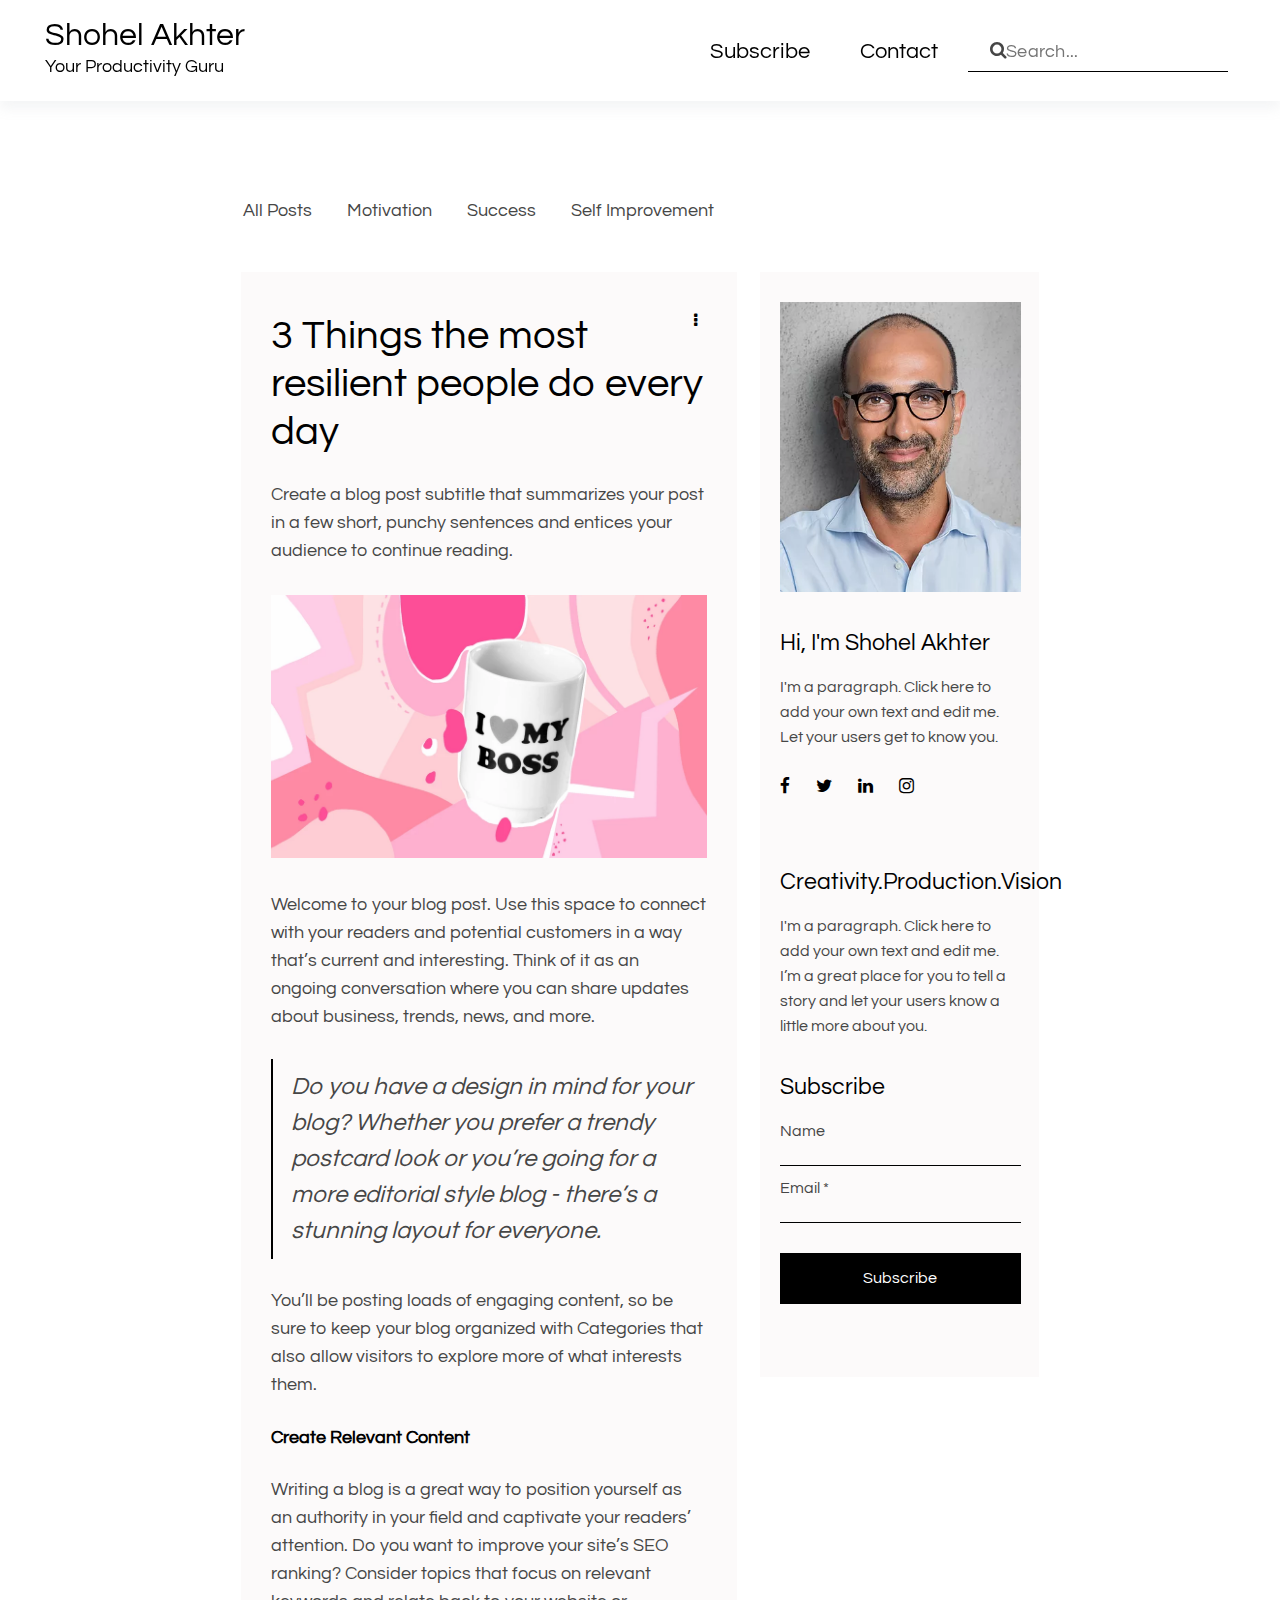
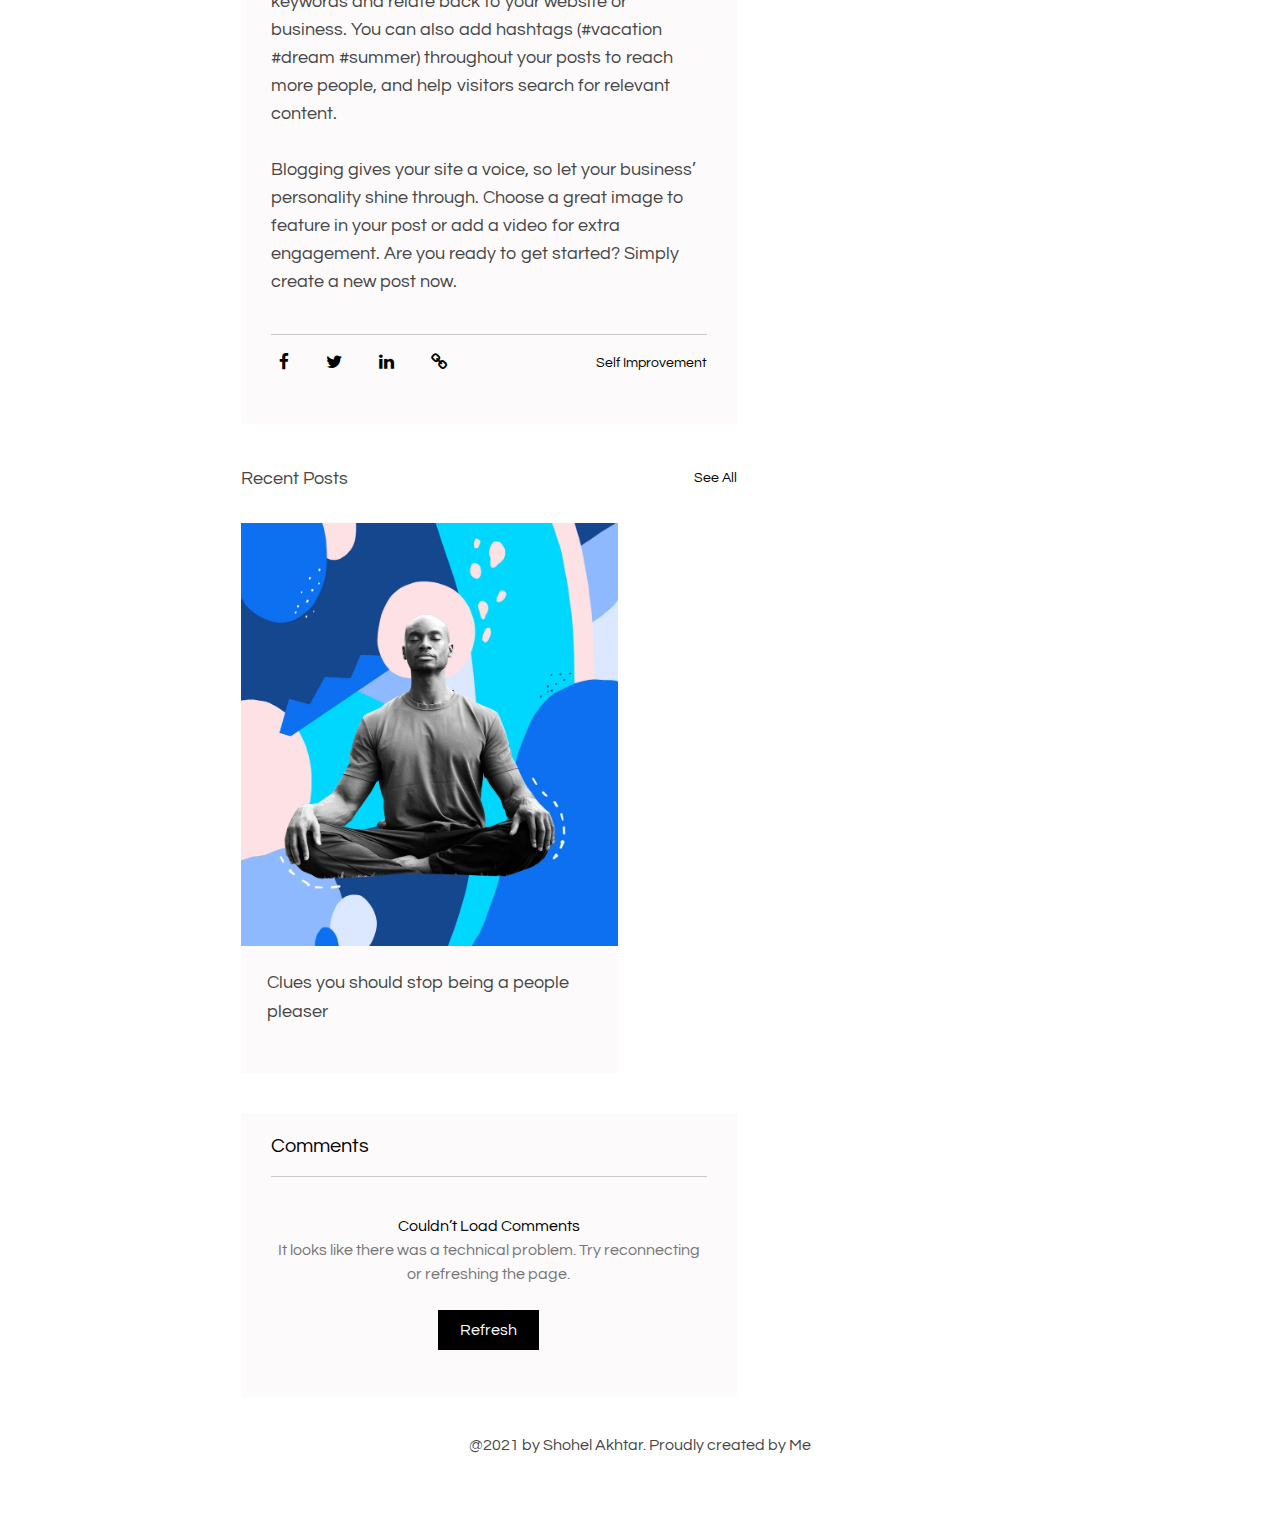
<file: A CS/two.html>
<!DOCTYPE html>
<html>
<head>
	<meta charset="utf-8">
	<title>Two</title>
	<link rel="stylesheet" href="style.css">
	<link rel="stylesheet" href="https://cdnjs.cloudflare.com/ajax/libs/font-awesome/4.7.0/css/font-awesome.min.css">
	<style>
	.four-w{
		height: auto;
		width: 100%;
	}
		.four{
			display: flex;
			justify-content: flex-start;
			align-items: center;
			width: 62%;
			margin-right: auto;
			margin-left: auto;
			margin-top: 100px;
			margin-bottom: 52px;
		}
		.four h3{
			font-size: 18px;
			font-weight: 400;
			color: #464646; 
			cursor: pointer;
			margin-right: 35px;
		}
		.work{
			width: 100%; 
			height: auto;
		}
		.work-f{
			display: flex;
			justify-content: center; 
			width: 62.3%;
			margin: auto;
		}
		.work-f1{
			width: 65%;
 			margin-right: 23px; 
			position: relative;
		}
		.work-f1a{
			width: 100%;
			background-color: #FCFAFA;
			padding: 40px 30px;
		}
		.work-f1a img{
			width: 100%;
			cursor: pointer;
			padding-top: 30px;
			padding-bottom: 30px;
		}
		       
		.work-f1a h2{
			font-size: 40px;
			font-weight: 400; 
			padding-bottom: 25px;
			line-height: 48px;
		}
		.work-f1a p{
			font-size: 18px;
			font-weight: 400;
			color: #464646;
			line-height: 28px; 
		}
		.work-f1a h3{
			font-style: italic;
			font-size: 24px;
			font-weight: 400;
			line-height: 36px;
			border-left: 2px solid #000;
			padding-left: 18px;
			padding-top: 10px;
			padding-bottom: 10px;
			margin: 28px 0px;
			color: #464646;
		}
		.work-f1a blockquote{
			font-size: 18px;
			font-weight: 700;
			margin-top: 25px;
			margin-bottom: 25px;
			line-height: 27px;
		}
		#second{
			padding-bottom: 28px;
		}
		.work-fs{
			display: flex;
			justify-content: space-between;
			align-items: center;
			padding-bottom: 10px;
		}
		.work-fs i{
			font-size: 17.5px;
			font-weight: 400;
			margin-right: 26px;
			margin-left: 8px;
		}
		.work-fs i:hover{
			color: #116dff;
			cursor: pointer;
		}
		.work-fs h6{
			font-size: 14px;
			line-height: 21px;
			font-weight: 400;
			cursor: pointer;
		}
		.rec-f{
			margin-top: 40px;
			display: flex;
			justify-content: space-between;
			align-items: center;
			margin-bottom: 30px;
		}
		.rec-f h3{
			font-size: 18px;
			font-weight: 400;
			line-height: 29px;
			color: #464646;
		}
		.rec-f h5{
			font-size: 14px;
			font-weight: 400;
			line-height: 29px;
			cursor: pointer;
		}
		.rec-f2{
			width: 76%;
			margin-right: auto;
			background-color: #FCFAFA;
		}
		.rec-f2 h4{
			font-size: 18px;
			font-weight: 400;
			line-height: 29px;
			color: #464646;
			padding-top: 19px;
			padding-left: 26px;
			cursor: pointer;
			padding-bottom: 47px;
		}
		.com{
			width: 100%;
			background-color: #FCFAFA;
			padding: 19px 30px 30px 30px;
			text-align: center;
			margin-top: 40px;
			margin-bottom: 20px;
		}
		.com h4{
			font-size: 20px;
			font-weight: 400;
			text-align: left;
			line-height: 28px;
			padding-bottom: 6px;
		}
		.com p{
      font-size: 16px;
      font-weight: 400;
      line-height: 24px; 
      padding-top: 19px;
		}
		.com blockquote{
       font-size: 16px;
      font-weight: 400;
      line-height: 24px; 
      color: #757575;
      padding-bottom: 12px;
		}
		.com button{
			border: none;
			background-color: #000;
			color: #fff; 
			font-size: 16px;
			font-weight: 400;
			padding: 12px 22px;
			margin-top: 12px;
			margin-bottom: 17.5px;
			cursor: pointer;
			transition: 0.3s;
		}
		.com button:hover{
			opacity: 0.7;
		}
		.work-f2{ 
			width: 35%;
			height: 100%;
			background-color: #FCFAFA; 
			padding: 30px 18px 20px 20px;
		}
		.work-f2 img{
			width: 100%;
		}
		.work-f2 h2{
			padding-top: 36px;
			padding-bottom: 10px;
			font-size: 23px;
			font-weight: 400;
		}
		.work-f2 p{
			padding-top: 10px; 
			font-size: 16px;
			font-weight: 400;
			line-height: 25px;
			color: #464646;
		}
		.right{
			margin-top: 28px;
			margin-bottom: 38px;
		}
		.right i{
			font-size: 17.5px;
			font-weight: 400;
			margin-right: 23px; 
		}
		.right i:hover{
			color: #116dff;
			cursor: pointer;
		}
		.work-f2 input{
			border-top: none;
			border-right: none;
			border-left: none;
			width: 100%;
			font-size: 18px;
			outline: none;  
			padding-bottom: 2px;
			border-bottom: 1px solid #000;
			background-color: transparent;
		}
		.work-f2 input:hover{
			padding-bottom: 1px;
			border-bottom: 2px solid #000;
		}
		.work-f2 button{
			width: 100%;
			padding: 17.5px 20px;
			text-align: center;
			background-color: #000;
			color: #fff;
			font-size: 16px;
			font-weight: 400;
			border: none;
			outline: none;
			margin-top: 30px;
			margin-bottom: 53px;
			transition: 0.3s;
			cursor: pointer;
		}
		.work-f2 button:hover{
			background-color: transparent;
			color: #000;
		}
		#top{
			position: absolute;
			top: 40px;
			right: 40px;
		}
		.rec img{
			width: 100%;
			cursor: pointer; 
		}
		.line2{
	width: 100%;
	margin-left: auto;
	margin-right: auto;
	border: none;
	height: 0.5px;
	margin-bottom: 18px;
	margin-top: 10px;
	background-color: #CAC8C8; 
}
.hidden{
	position: relative;
}
.hidden strong{
	position: absolute;
	top: 10px;
	left: 10px;
	font-size: 11px;
	letter-spacing: 0.3px;
	background-color: red;
	padding: 0px 5px 5px 5px;
	border-radius: 4px;
	cursor: pointer;
	color: #fff;
	display: none;
}
.hidden strong i{
	font-size: 15px;
	padding-top: 4px;
	padding-right: 3.5px;
}
#sink2{
	position: absolute;
	top: 10px;
	right: 10px;
	background-color: #fff;
	color: #000;
	padding: 8px;
	border-radius: 50%;
	font-size: 12px;
	cursor: pointer;
	font-weight: lighter; 
	display: none;
}
.hidden:hover #sink2{
  display: block;
}
.hidden:hover strong{
  display: block;
} 
.pic{
	width: 100%;
	height: 100vh;
	background-color: #fff;
	position: fixed; 
	top: 0%;
	display: none;
}
.pic-f{
	display: flex;
	justify-content: space-between;
	align-items: center;
	position: relative;
}
.pic-f1 i{
	font-size: 30px; 
	cursor: pointer;
	position: absolute;
	top: 18px;
	left: 44px;
}
.pic-f2 img{
	width: 30px; 
	cursor: pointer; 
	position: absolute;
	top: 18px;
	right: 44px;
}
.pic-img img{
	width: 48%; 
	height: 60%;
	position: absolute;
	top: 50%;
	left: 50%;
	transform: translate(-50%, -50%);
}











@media(max-width:1100px){
.work-f{  
			width: 89%; 
		}
		.work-f1{
			width: 100%;
 			margin-right: 23px; 
			position: relative;
		}
		.work-f1a{
			width: 100%;
			background-color: #FCFAFA;
			padding: 40px 30px;
		}
		.four{ 
			width: 89%; 
		}
}

@media(max-width:900px){
	.work-f{  
			width: 89%;
			display: block; 
		}
		.work-f2{ 
			width: 50%; 
			margin-bottom: 30px;
		}
}

@media(max-width: 710px){
		.four h3{
			font-size: 15px; 
			margin-right: 15px;
		}
		.work-f1a h2{
			font-size: 22px; 
			line-height: 29px;
		}
		.work-f1a p{
			font-size: 16px; 
			line-height: 22px; 
		}
		.work-f1a h3{ 
			font-size: 20px; 
			line-height: 26px;
			border-left: 2px solid #000; 
		}
		.work-f1a blockquote{
			font-size: 16px; 
			line-height: 22px;
		}
		#top{
			position: absolute;
			top: 45px;
			right: 20px;
		}
		.work-fs i{
			font-size: 15px; 
			margin-right: 10px;
			margin-left: 4px;
		}
		.work-f2{ 
			width: 100%; 
		} 
		.work-f2 h2{ 
			font-size: 20px; 
		}
		.work-f2 p{  
			font-size: 15px; 
			line-height: 22px; 
		}
		.right{
			margin-top: 25px;
			margin-bottom: 25px;
		}
		.right i{
			font-size: 15px; 
			margin-right: 15px; 
		} 
		.work-f2 input{ 
			font-size: 15px; 
		}
}













	</style>
</head>
<body>
	<div class="main">

		<div class="main-f">
		  <div class="main-f1">
		  	<h1 onclick="window.location.href='index.html';">Shohel Akhter</h1>
		  	<p onclick="window.location.href='index.html';">Your Productivity Guru</p>
		  </div>
		  <div class="main-f2">
		  	<p id="btn" onclick="show()">Subscribe</p>
		  	<p id="btn2" onclick="show2()">Contact</p>
		  	<i class="fa fa-search"></i>
		  	<input type="text" placeholder="Search...">
		  </div>
		</div>

 </div>

<div class="four-w">
<div class="four">
	<h3 onclick="window.location.href='index.html';">All Posts</h3>
	<h3 onclick="window.location.href='motivation.html';">Motivation</h3>
	<h3 onclick="window.location.href='success.html';">Success</h3>
	<h3 onclick="window.location.href='self.html';">Self Improvement</h3>
</div>
</div>

<div class="work">
	<div class="work-f">

		<div class="work-f1">

			<div class="work-f1a">
			<h2>3 Things the most resilient people do every day</h2>
			<i class="fa fa-ellipsis-v" id="top"></i>

			<p>Create a blog post subtitle that summarizes your post in a few short, punchy sentences and entices your audience to continue reading.</p>
      
      <div class="hidden">
		<img src="two.webp" onclick="show4()">  
			<strong id="sink"><i class="fa fa-pinterest"></i> Save</strong>
    <h5 id="sink2"><i class="fa fa-expand" onclick="show4()"></i></h5>
		</div>

			<p>Welcome to your blog post. Use this space to connect with your readers and potential customers in a way that’s current and interesting. Think of it as an ongoing conversation where you can share updates about business, trends, news, and more. </p>
			<h3>Do you have a design in mind for your blog? Whether you prefer a trendy postcard look or you’re going for a more editorial style blog - there’s a stunning layout for everyone.</h3>
			<p>You’ll be posting loads of engaging content, so be sure to keep your blog organized with Categories that also allow visitors to explore more of what interests them.</p>
			<blockquote>Create Relevant Content</blockquote>
			<p id="second">Writing a blog is a great way to position yourself as an authority in your field and captivate your readers’ attention. Do you want to improve your site’s SEO ranking? Consider topics that focus on relevant keywords and relate back to your website or business. You can also add hashtags (#vacation #dream #summer) throughout your posts to reach more people, and help visitors search for relevant content.</p>
			<p id="second">Blogging gives your site a voice, so let your business’ personality shine through. Choose a great image to feature in your post or add a video for extra engagement. Are you ready to get started? Simply create a new post now.</p>

			<hr class="line2">

<div class="work-fs">
	<div>
		<i class="fa fa-facebook" onclick="window.open('https://www.facebook.com/')"></i>

	   <i class="fa fa-twitter" onclick="window.open('https://twitter.com/')"></i>

	   <i class="fa fa-linkedin" onclick="window.open('https://www.linkedin.com/')"></i>
      
     <i class="fa fa-link" onclick="window.open('https://www.linkedin.com/')"></i>

	</div>
	<div>
		<h6 onclick="window.location.href='self.html';">Self Improvement</h6>
	</div>
</div>
</div>

<div class="rec">

	<div class="rec-f">
		<div>
		<h3>Recent Posts</h3>
	</div>
		<div>
			<h5 onclick="window.location.href='index.html';">See All</h5>
		</div>
	</div>
	<div class="rec-f2">
<img src="three.webp" onclick="window.location.href='one.html';">
<h4 onclick="window.location.href='one.html';">Clues you should stop being a people pleaser</h4>
</div>
</div>


<div class="com">
	<h4>Comments</h4>
	<hr class="line2">
	<p>Couldn’t Load Comments</p>
	<blockquote>It looks like there was a technical problem. Try reconnecting or refreshing the page.</blockquote>
	<button type="btn">Refresh</button>
</div>

		</div>






		<div class="work-f2">
			<img src="man.webp">

			<h2>Hi, I'm Shohel Akhter</h2>

			<p>I'm a paragraph. Click here to add your own text and edit me. Let your users get to know you.</p>

<div class="right">
		<i class="fa fa-facebook" onclick="window.open('https://www.facebook.com/')"></i>

	   <i class="fa fa-twitter" onclick="window.open('https://twitter.com/')"></i>

	   <i class="fa fa-linkedin" onclick="window.open('https://www.linkedin.com/')"></i>
      
     <i class="fa fa-instagram" onclick="window.open('https://www.instagram.com/')"></i>

	</div>
<h2>Creativity.Production.Vision</h2>

<p>I'm a paragraph. Click here to add your own text and edit me. I’m a great place for you to tell a story and let your users know a little more about you.</p>

<h2>Subscribe</h2>
<p>Name</p>
<input type="text" name="">
<p>Email *</p>
<input type="text" name="">
<br>
<button  >Subscribe</button>
		</div> 


	</div>
</div>



















<div class="foot">
	<p>@2021 by Shohel Akhtar. Proudly created by Me</p>
</div>





<div class="sub" id="Subscribe">
	<div class="sub-w">
		<div class="sub-c">
			<img src="cross.png" onclick="hide()">
		<h1>Subscribe</h1>
		<p>The best decision you’ll make today.</p>
		<blockquote>Email *</blockquote>
		<input type="text"><br>
		<button type="btn" onclick="myFunction()">Submit</button>
		<h6 id="demo"></h6>
	</div>
	</div>
</div>


<div class="con" id="Contact">
	<div class="con-w">

		<div class="con-c">
			<img src="cross.png" onclick="hide2()">
		<h1>Contact</h1>
       <div class="con-8">
		<div class="con-f">
			<div>
			<p>First Name</p>
			<input type="text">
		</div>
		<div>
			<p>Last Name</p>
			<input type="text">
		</div>
		</div>
		<div class="con-f">
			<div>
			<p>Email *</p>
			<input type="text">
		</div>
		<div>
			<p>Subject</p>
			<input type="text">
		</div>
		</div>

		<p>Leave me a message...</p> 
		<textarea></textarea>
		<br>
		 
		<button type="btn" onclick="myFunction2()">Submit</button>
		<h6 id="demo2"></h6>
	</div>
</div>
	</div>
</div>





<div class="pic" id="pic">
	<div class="pic-f">

		<div class="pic-f1">
			<i class="fa fa-expand"></i>
		</div>
		<div class="pic-f2">
			<img src="cross.png" onclick="hide4()">
		</div>
	</div>
<div class="pic-img">
	<img src="two.webp">
</div>
</div>





<script type="text/javascript">
	
var btn = document.getElementById('btn');
var btn2 = document.getElementById('btn2');
var sub = document.getElementById('Subscribe');
var con = document.getElementById('Contact'); 
var pic = document.getElementById('pic');


function hide(){
	sub.style.display = "none"; 
}
function hide2(){ 
	con.style.display = "none";
} 
function hide4(){
	pic.style.display = "none"; 
}


function show(){
	sub.style.display = "block";
}
function show2(){
	con.style.display = "block";
}
function show4(){
	pic.style.display = "block";
}



function myFunction() {
  document.getElementById("demo").innerHTML = "Thanks for Submitting!!";
};


function hideDiv(){
	document.getElementById('demo').style.visibility = "hidden";
}
setTimeout("hideDiv()", 7000);


function myFunction2() {
  document.getElementById("demo2").innerHTML = "Thanks for Submitting!!";
};


function hideDiv(){
	document.getElementById('demo2').style.visibility = "hidden";
}
setTimeout("hideDiv()", 7000);



</script>




</body>
</html>
</file>
<file: A CS/style.css>
@import url('https://fonts.googleapis.com/css2?family=Questrial&display=swap');
@import url('https://fonts.googleapis.com/css2?family=Arimo&display=swap');

*{
	padding: 0;
	margin: 0;
	font-family: 'Questrial', sans-serif;
	box-sizing: border-box;
}
.main{
	background-color: #fff;
	height: auto;
	width: 100%;
	position: sticky;
	background-color: #fff;
	top: 0;
	z-index: 10; 
	box-shadow: rgba(149, 157, 165, 0.1) 0px 8px 12px;
    /*box-shadow: 0 2px 4px 0 rgba(60,64,67,0.1),0 3px 8px 3px rgba(60,64,67,0.1);*/
}

.main-f{
	display: flex;
	justify-content: space-between;
	align-items: center; 
	padding-bottom: 25px;
}
 .main-f1{
 	margin-left: 45px;
 	margin-top: 19px;
 }
 .main-f1 h1{
 	font-size: 32px;
 	color: #000;
 	font-weight: 400;
 	cursor: pointer;
 }
 .main-f1 p{
 	padding-top: 5px;
 	font-size: 18px;
 	cursor: pointer;
 }
 .main-f2{
 	position: relative;
 	display: flex;
 	align-items: center;
 	margin-top: 18px;
 	margin-right: 52px;
 }
 .main-f2 p{
 	font-size: 22px;
 	font-weight: 400;
 	line-height: 30.8px;
 	padding-top: 10px;
 	margin-right: 30px;
 	margin-left: 20px;
 	cursor: pointer;
 }
 .main-f2 input{ 
 	border-top: none;
 	border-right: none;
 	border-left: none;
 	font-size: 18px;
 	font-weight: 400;
 	margin-top: 10px;
 	color: #464646;
 	letter-spacing: 0.3px;
 	padding: 10px 5px 10px 38px;
 	border-bottom: 1px solid #000;
 }
 .main-f2 input:focus{
     outline: none;
 }
 .main-f2 input:hover{
 	border-bottom: 1.6px solid #000;
 } 
 .main-f2 i{
 	position: absolute;
 	top: 57%;
 	left: 57.5%;
 	transform: translate(-57%, -57.5%);
 	font-size: 18px;
 	font-weight: 400;
 	color: #464646; 
 }  
 .main-f2 p:hover{
 	color: #555;
 }
 .back{
 	background-image: url('one.webp');
 	background-size: cover;
 	background-repeat: no-repeat;
 	background-position: center; 
 	width: 100%;
 	height: auto;
}
.back-f{
	width: 85%;
 	margin: auto;
}
.back h1{
	padding-top: 182px;
   font-size: 120px;
   color: #fff;
   line-height: 108px;
   font-weight: 400;
}
.back p{
	padding-top: 18px;
   font-size: 32px;
   line-height: 38px;
   color: #fff;
}
.icons{
	padding-top: 34px;
}
.icons i{
	font-size: 27px;
	color: #fff;
	margin: 10px 29px 175px 0px;
	font-weight: 400;
	cursor: pointer;
	line-height: 16px; 
}
.last-w{
	width: 89%;
	margin: auto; 
}
.last-f{
	display: flex;
	justify-content: space-between;
	align-items: center; 
	background-color: #fff;
	padding-left: 30px;
	padding-right: 47px;
}
.last-f > div{
	display: flex;
}
.last-f h3{
	font-size: 32px;
	font-weight: 400;
	letter-spacing: 0.5px;
	margin: 25px 18px;
	cursor: pointer;
}
.last-f button{
	padding: 10px 24px;
	font-family: sans-serif;
	font-weight: lighter;
	color: #464646;
	border: 0.5px solid #000;
	background-color: #fff;
	font-size: 13px;
	cursor: pointer;
	letter-spacing: 0.7px;
}
.img{ 
	height: auto;
	margin-top: 50px;
	margin-bottom: 50px;
	width: 100%;
}
.img-w{
	width: 83%;
	margin: auto;
	background-color: #FCFAFA;
}
.one{
	width: 100%;
}
.one img{
	width: 100%;
	background-size: cover;
	cursor: pointer;
	background-repeat: no-repeat;
}
.one-f{
	display: flex;
	justify-content: space-between;
	align-items: center;
	width: 92%;
	padding-top: 38px;
	padding-bottom: 22px;
	margin: auto;
}
.one-f1{
	display: flex;
	justify-content: space-between;
	align-items: center;
}
.one-f p{
   color: #757575;
   font-size: 11px;
   font-family: 'Arimo', sans-serif;
   font-weight: 400;
   letter-spacing: 0.2px;
}
#dot{
	font-size: 2.5px;
	margin: 5px 10px;
}
.one-f2{
	display: block;
}
#side{ 
   font-size: 14px; 
   padding-right: 6px;
}
.one h3{
	font-size: 33px;
	font-weight: 400;
	line-height: 41px;
	width: 92%;
	margin: auto;
	cursor: pointer;
	padding-bottom: 17px;
}
.one blockquote{
	width: 92%;
	margin: auto;
	color: #464646;
	cursor: pointer;
	font-size: 18px;
	font-weight: 400;
}
.line{
	width: 92%;
	margin-left: auto;
	margin-right: auto;
	border: none;
	height: 1.5px;
	margin-bottom: 18px;
	margin-top: 139px;
	background-color: #CAC8C8; 
}
.line5{
	width: 92%;
	margin-left: auto;
	margin-right: auto;
	border: none;
	height: 0.5px;
	margin-bottom: 18px;
	margin-top: 139px;
	background-color: #CAC8C8; 
}
.one h6{
	color: #464646;
	width: 92%;
	padding-top: 2px;
	margin: auto;
	font-size: 12px;
	font-weight: 400;
	padding-bottom: 22px;
}
.foot{
	text-align: center;
}
.foot p{
   font-size: 16px;
   font-weight: 400;
   color: #464646;
   padding-top: 20px;
   padding-bottom: 60px;
}



.sub{
	position: fixed;
	width: 100%;
	top: 0%; 
	transform: translate(0%);
	height: 100vh;
	z-index: 10;
	background: rgba(65, 67, 69, 0.6);
	display: none;
}
.sub-w{
   background-image: url('sub.webp');
	background-size: cover;
	background-repeat: no-repeat;
	background-position: center;
	width: 64.5%; 
	padding: 43px 39px;
	height: 100vh;
	margin: auto;
}
.sub-c{ 
   background-color: #fff; 
   text-align: center;  
   position: relative;
   height: 100%; 
}
.sub-c img{
	width: 30px;
	height: auto;
	position: absolute;
	cursor: pointer;
	right: 30px;
	top: 30px;
}

.sub-c h1{
	font-size: 90px;
	font-weight: 400;
	padding-top: 107px;
}
.sub-c p{
	font-size: 18px;
}
.sub-c blockquote{
	padding-top: 56px;
	font-size: 16px;
	letter-spacing: 0.5px;
	font-weight: 400;
	color: #464646;
}
.sub-c input{
	border-top: none;
	border-right: none;
	border-left: none;
	border-bottom: .5px solid #000;
	padding: 10px 145px 10px 145px;
	text-align: center;
	font-size: 16px;
	font-weight: 400;
	outline: none;
}
.sub-c input:hover{
	border-bottom: 2px solid #000;
}
.sub-c input:focus{
	border-bottom-color: #DE6209;
}
.sub-c button{
	margin-top: 49px;
	padding: 15px 41px;
	background-color: #000;
	color: #fff;
	font-size: 16px;
	font-weight: 400;
	border: none;
	outline: none;
	cursor: pointer;
	transition: 0.3s;
}
.sub-c button:hover{
	background-color: #fff;
	color: #000;
}
#demo{
	padding-top: 20px;
	font-size: 16px;
	letter-spacing: 0.4px;
	font-weight: 400; 
}
.con{
	position: fixed;
	width: 100%;
	top: 0%; 
	z-index: 10;
	transform: translate(0%);
	height: 100vh;
	background: rgba(65, 67, 69, 0.6);
	display: none;
}
.con-w{
   background-image: url('contact.webp');
	background-size: cover;
	background-repeat: no-repeat;
	background-position: center;
	width: 64%; 
	padding: 43px;
	height: 100vh;
	margin: auto;
}
.con-c{ 
   background-color: #fff;  
   position: relative;
   height: 100%;
}
.con-8{
	width: 66%;
	margin: auto;
}
.con-f{
	display: flex;
	justify-content: space-between;
	align-items: center;
}
.con-c img{
	width: 30px;
	height: auto;
	position: absolute;
	cursor: pointer;
	right: 30px;
	top: 30px;
}

.con-c h1{
	font-size: 90px;
	font-weight: 400;
	padding-top: 49px;
	padding-bottom: 40px;
	text-align: center;
}
.con-c p{
	font-size: 15px;
	font-weight: lighter;/*
	color: #464646;*/
}
 
.con-c input{
	border-top: none;
	border-right: none;
	border-left: none;
	border-bottom: .5px solid #000;
	padding: 10px 48px 10px 45px;
	padding-top: 10px;
	padding-bottom: 10px; 
	text-align: center;
	font-size: 16px;
	font-weight: 400;
	outline: none;
	margin-right: 50px;
	margin-bottom: 42px;
}
.con-c input:hover{
	border-bottom: 2px solid #000;
	padding-bottom: 8.5px;
}
.con-c input:focus{
	border-bottom-color: #DE6209;
}
.con-c textarea{
	border-top: none;
	border-right: none;
	border-left: none;
	border-bottom: .5px solid #000;
	resize: none;
	outline: none;
	padding: 23px 432px 37px 10px;  
}
.con-c textarea:hover{
	border-bottom: 2px solid #000;
	padding-bottom: 35.5px;
}
.con-c textarea:focus{
	border-bottom-color: #DE6209;
}
.con-c button{
	margin-top: 43px;
	padding: 15px 268.5px;
	background-color: #000;
	color: #fff;
	font-size: 16px;
	font-weight: 400;
	border: none;
	outline: none;
	cursor: pointer;
	transition: 0.3s;
}
.con-c button:hover{
	background-color: #fff;
	color: #000;
}
#demo2{
	text-align: center;
	padding-top: 20px;
	font-size: 16px;
	letter-spacing: 0.4px;
	font-weight: 400; 
}
.log{
	position: fixed;
	width: 100%;
	top: 0%; 
	z-index: 10;
	transform: translate(0%);
	height: 100vh;
	background: rgba(65, 67, 69, 0.9); 
	display: none;
}
.log-img{
	width: 100%;
	height: 100%;
	position: relative;
}
#cross{
	width: 80px;
	height: auto;
	position: absolute;
	top: 30px; 
	right: 0px;
	font-size: 50px;
	color: #fff;
	cursor: pointer;
}
.log-w{ 
	width: 30%; 
	padding: 56px;
	height: auto;
	margin: auto; 
	position: absolute;
	top: 50%;
	left: 50%;
	transform: translate(-50%, -50%);
   background-color: #fff; 
}
.log-f{
	display: flex;
	justify-content: flex-start;
	align-items: center; 
	margin-bottom: 28px;
}
.log-f i{
	font-size: 18px;
	color: #0F96EE;
}
.log-f h5{
	font-size: 16px;
	font-weight: 400;
	padding-left: 12px;
}
.log-w p{
	font-size: 14px;
	font-weight: 400; 
	color: #464646;
}
.log-f2{
	display: flex;
	justify-content: flex-end;
	align-items: center;
	margin-top: 32px; 
}
#btn2a{
	padding: 13.5px 23px;
	border: none;
	outline: none;
	cursor: pointer;
	font-size: 14px;
	font-weight: 400;
	background-color: #333F33;
	color: #fff;
	margin: 15px 15px 0px 15px;
}
#btn1a{
	padding: 12.5px 23px;
	border: 0.5px solid #333F33;
	outline: none;
	cursor: pointer;
	font-size: 14px;
	font-weight: 400;
	background-color: #fff;
	color: #555;
	margin: 15px 15px 0px 15px;
}











@media(max-width: 1100px){
.last-f h3{
	font-size: 22px; 
}
.back h1{
	padding-top: 160px;
   font-size: 85px; 
   line-height: 72px;
   font-weight: 400;
}
.sub-w{ 
	width: 100%; 
	padding: 45px 20px;
}
.sub-c{  
   position: absolute;
   top: 50%;
   left: 50%;
   height: 93%;
   width: 90%;
   transform: translate(-50%, -50%);
}

.sub-c h1{
	font-size: 40px;  
}
.sub-c p{
	font-size: 16px;
}
.sub-c blockquote{
	padding-top: 56px;
}
.sub-c input{ 
	padding: 10px 0px 10px 0px;
	width: 60%;
	margin: auto; 
}
.con-w{ 
	width: 100%; 
	padding: 45px 20px; 
} 
.con-8{
	width: 88%;
	margin: auto;
} 
.con-c h1{
	font-size: 40px; 
} 
.con-c p{
	margin-top: 40px;
}
.con-c input{
	width: 95%;
	margin: auto;  
} 
.con-c textarea{ 
	padding: 23px 0px 0px 10px;  
	width: 100%;
} 
.con-c textarea:hover{
	padding: 22px 0px 0px 10px;  
	width: 100%;
}
.con-c button{ 
	padding: 15px 20px; 
	width: 100%; 
}
.con-c button:hover{
	background-color: #fff;
	color: #000;
}   
.log-w{ 
	width: 60%;  
} 
#btn2a{ 
	margin: 15px 8px 0px 8px;
}
#btn1a{ 
	margin: 15px 8px 0px 8px;
}

}










@media(max-width: 990px){
	.back h1{
	padding-top: 160px;
   font-size: 75px; 
   line-height: 72px;
   font-weight: 400;
}
     .main-f2 i{
 	 display: none;
 }
 .main-f2 input{ 
 	 display: none;
 }
 .last-f h3{
	font-size: 18px; 
	margin: 25px 8px;
}

.line{
	margin-top: 70px;
}
.line5{
	margin-top: 70px;
}

}













@media(max-width: 710px){
	 .main-f1{
 	margin-left: 25px; 
 }
 .main-f1 h1{
 	font-size: 22px; 
 }
 .main-f1 p{ 
 	font-size: 13px; 
 }
 .main-f2{ 
 	margin-right: 25px;
 }
	 .main-f2 p{
 	font-size: 16px; 
 	line-height: 24px;
 	margin-right: 5px;
 	padding-top: 4px;
 	margin-left: 10px;
 }
 .back-f{
	width: 90%;
 	margin: auto;
}
.back h1{
	padding-top: 160px;
   font-size: 65px; 
   line-height: 72px;
   font-weight: 400;
}
.back p{
	padding-top: 8px;
   font-size: 20px;
   line-height: 27px; 
}
.last-f{ 
	padding-left: 10px;
	padding-right: 16px;
}
.last-f > div{
	display: block; 
}
.last-f h3{ 
	font-weight: 400;
	letter-spacing: 0.5px;
	margin: 25px 5px; 
}
.last-f button{
	padding: 8.5px 19px; 
	font-size: 13px; 
	letter-spacing: 0.3px;
}
.one h3{
	font-size: 22px; 
	line-height: 28px;
	padding-bottom: 12px;
}
.one blockquote{ 
	font-size: 16px; 
}
.line{
	margin-top: 40px;
}
.line5{
	margin-top: 70px;
}
.foot p{
	font-size: 14px;
	padding-bottom: 40px;
	padding-top: 0px;
}
.log-w{ 
	width: 80%;
	padding: 20px;  
}
  
  
}
</file>
